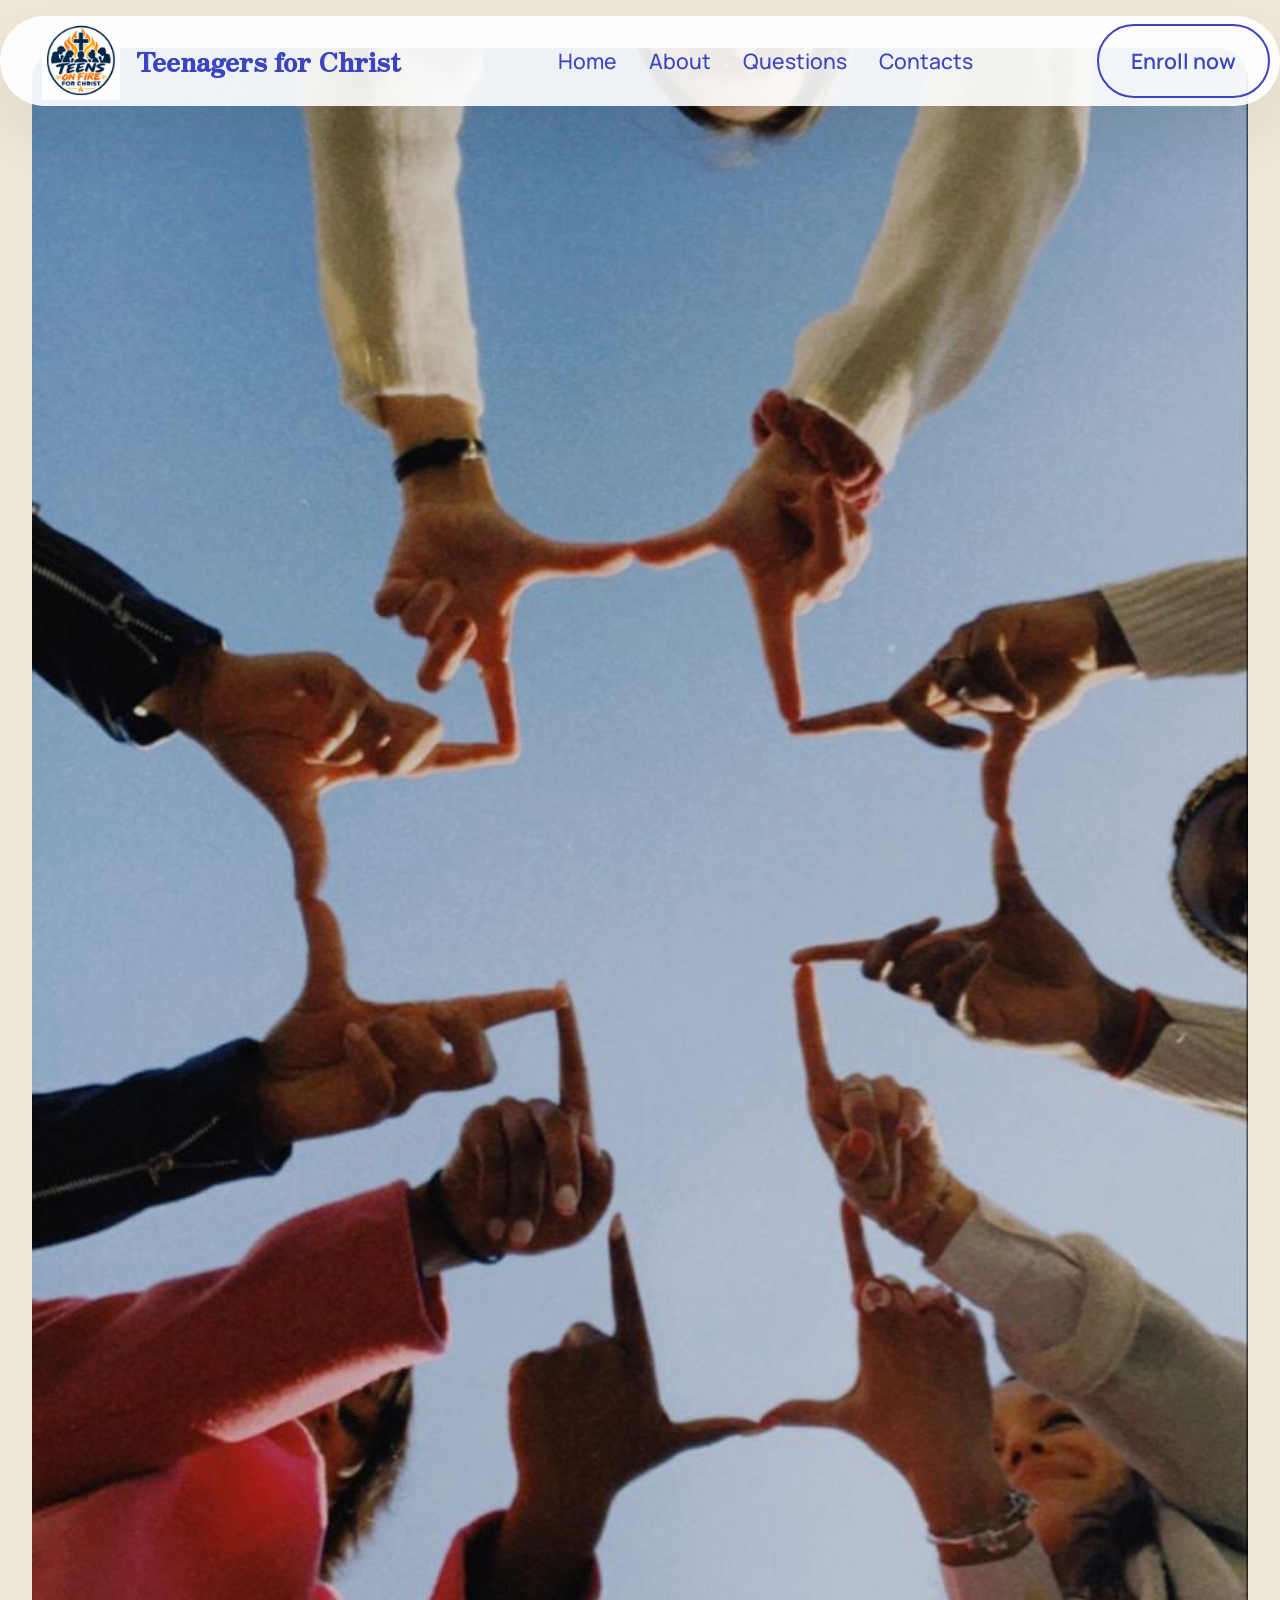
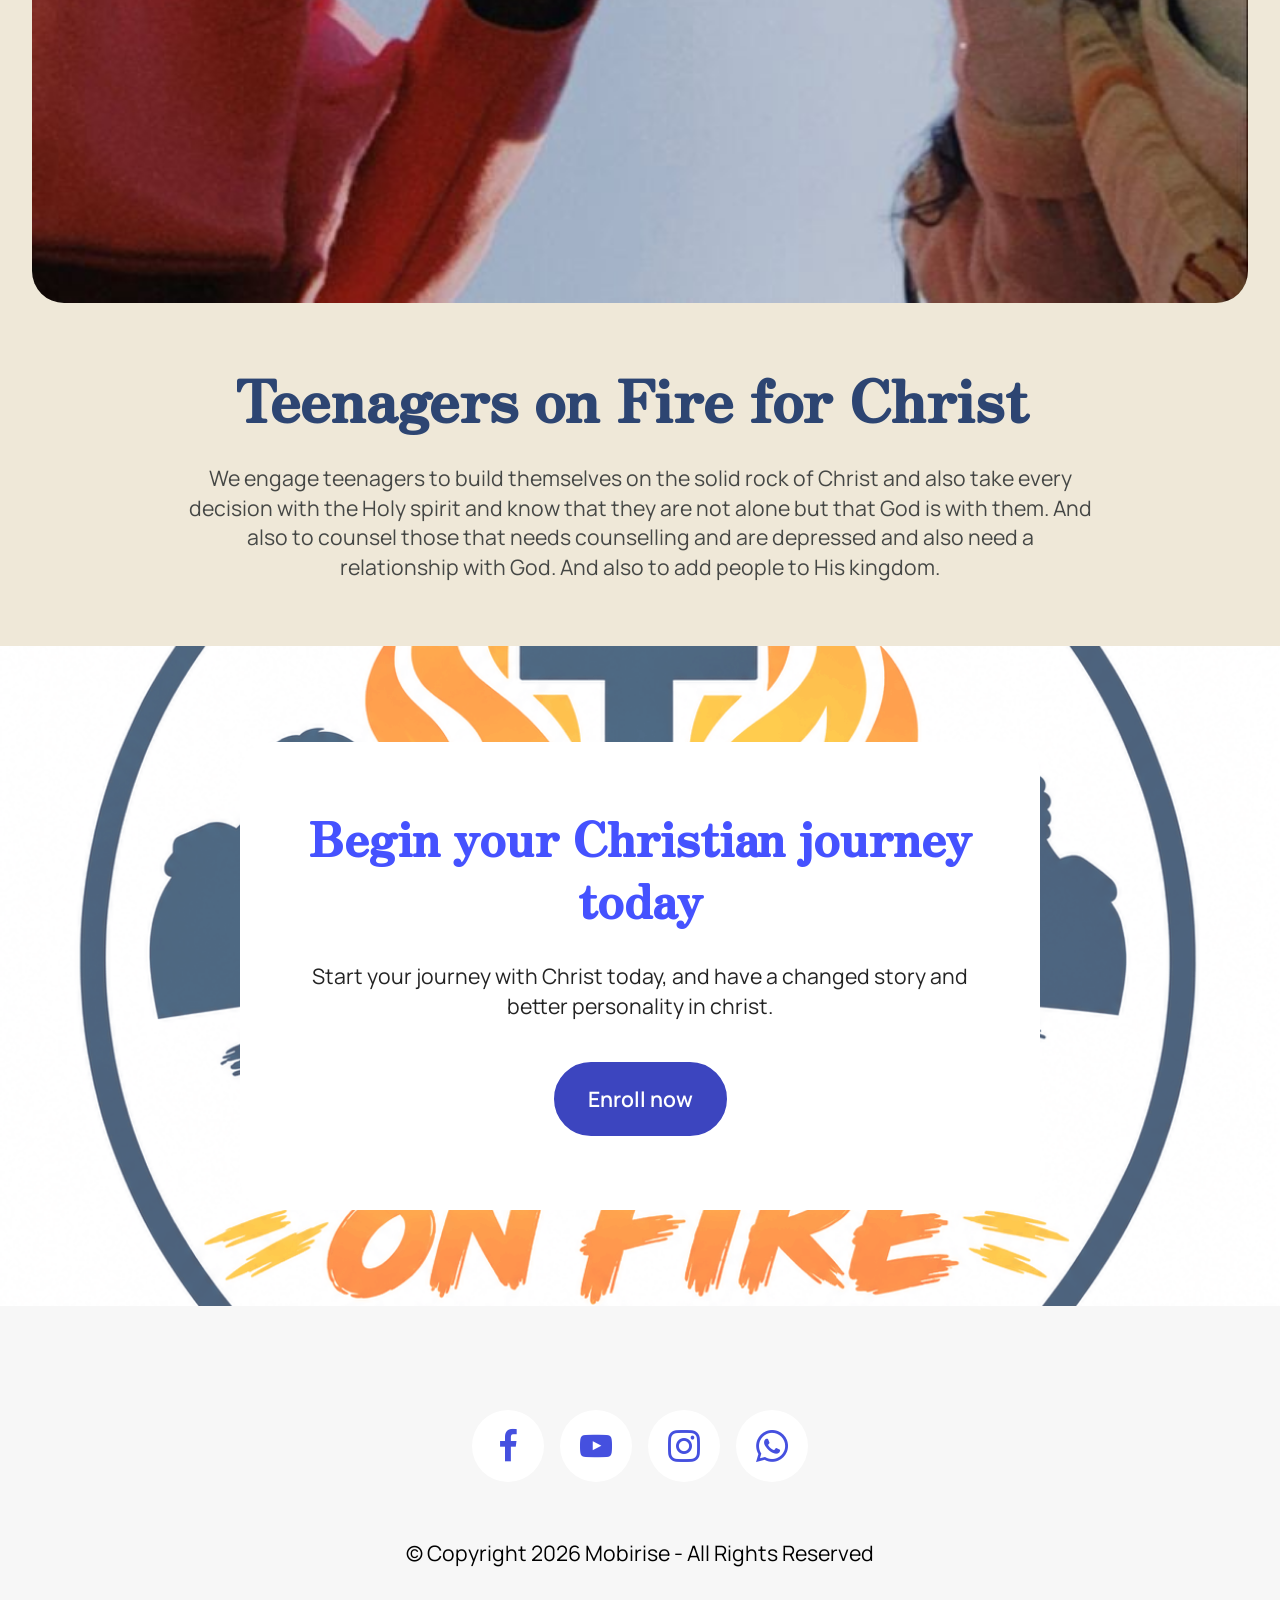
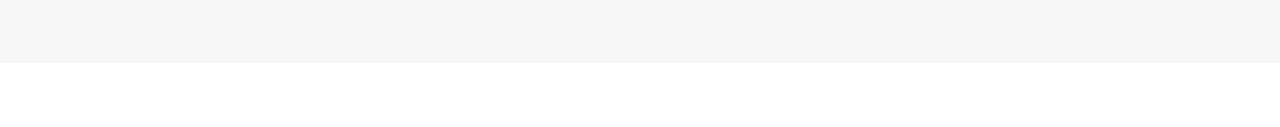
<file: index.html>
<!DOCTYPE html>
<html  >
<head>
  <!-- Site made with Mobirise Website Builder v6.0.6, https://mobirise.com -->
  <meta charset="UTF-8">
  <meta http-equiv="X-UA-Compatible" content="IE=edge">
  <meta name="generator" content="Mobirise v6.0.6, mobirise.com">
  <meta name="viewport" content="width=device-width, initial-scale=1, minimum-scale=1">
  <link rel="shortcut icon" href="assets/images/chatgpt20image20oct2012020262001-33-4120pm-96x96.png" type="image/x-icon">
  <meta name="description" content="">
  
  
  <title>Home</title>
  <link rel="stylesheet" href="assets/web/assets/mobirise-icons2/mobirise2.css">
  <link rel="stylesheet" href="assets/bootstrap/css/bootstrap.min.css">
  <link rel="stylesheet" href="assets/bootstrap/css/bootstrap-grid.min.css">
  <link rel="stylesheet" href="assets/bootstrap/css/bootstrap-reboot.min.css">
  <link rel="stylesheet" href="assets/animatecss/animate.css">
  <link rel="stylesheet" href="assets/dropdown/css/style.css">
  <link rel="stylesheet" href="assets/socicon/css/styles.css">
  <link rel="stylesheet" href="assets/theme/css/style.css">
  <link rel="preload" href="https://fonts.googleapis.com/css?family=Zen+Antique:400&display=swap" as="style" onload="this.onload=null;this.rel='stylesheet'">
  <noscript><link rel="stylesheet" href="https://fonts.googleapis.com/css?family=Zen+Antique:400&display=swap"></noscript>
  <link rel="preload" href="https://fonts.googleapis.com/css?family=Manrope:200,300,400,500,600,700,800&display=swap" as="style" onload="this.onload=null;this.rel='stylesheet'">
  <noscript><link rel="stylesheet" href="https://fonts.googleapis.com/css?family=Manrope:200,300,400,500,600,700,800&display=swap"></noscript>
  <link rel="preload" as="style" href="assets/mobirise/css/mbr-additional.css?v=vtdm9w"><link rel="stylesheet" href="assets/mobirise/css/mbr-additional.css?v=vtdm9w" type="text/css">

  
  
  
</head>
<body>
  
  <section data-bs-version="5.1" class="menu menu1 cid-tJGsCG1vVL" once="menu" id="menu01-1">
	

	<nav class="navbar navbar-dropdown navbar-fixed-top navbar-expand-lg">
		<div class="container">
			<div class="navbar-brand">
				<span class="navbar-logo">
					<a href="https://mobiri.se">
						<img src="assets/images/chatgpt20image20oct2012020262001-33-4120pm-96x96.png" alt="Mobirise Website Builder" style="height: 4.9rem;">
					</a>
				</span>
				<span class="navbar-caption-wrap"><a class="navbar-caption text-secondary display-5" href="https://mobiri.se">Teenagers for Christ</a></span>
			</div>
			<button class="navbar-toggler" type="button" data-toggle="collapse" data-bs-toggle="collapse" data-target="#navbarSupportedContent" data-bs-target="#navbarSupportedContent" aria-controls="navbarNavAltMarkup" aria-expanded="false" aria-label="Toggle navigation">
				<div class="hamburger">
					<span></span>
					<span></span>
					<span></span>
					<span></span>
				</div>
			</button>
			<div class="collapse navbar-collapse" id="navbarSupportedContent">
				<ul class="navbar-nav nav-dropdown" data-app-modern-menu="true"><li class="nav-item">
						<a class="nav-link link text-secondary text-primary display-4" href="index.html">Home</a>
					</li>
					<li class="nav-item">
						<a class="nav-link link text-secondary text-primary display-4" href="page1.html" aria-expanded="false">About</a>
					</li>
					<li class="nav-item">
						<a class="nav-link link text-secondary text-primary display-4" href="page2.html">Questions</a>
					</li><li class="nav-item"><a class="nav-link link text-secondary text-primary display-4" href="page3.html">Contacts</a></li></ul>
				
				<div class="navbar-buttons mbr-section-btn"><a class="btn btn-secondary-outline display-4" href="page4.html"> Enroll now</a></div>
			</div>
		</div>
	</nav>
</section>

<section data-bs-version="5.1" class="header16 cid-tJGs7X2OSn mbr-fullscreen" id="header16-0">
  

  
  

  <div class="text-center container-fluid">
    <div class="row justify-content-center mb-4">
      <div class="col-12 col-lg-12">
        <div class="image-wrap">
          <img src="assets/images/je28099s20the20way20f09f958af09faba7f09f8c8df09f8caa-736x1123.jpg" alt="Mobirise Website Builder">
        </div>
      </div>
    </div>
    <div class="row justify-content-center">
      <div class="col-md-12 col-lg-9">
        <h1 class="mbr-section-title mbr-fonts-style mt-4 display-1"><strong>Teenagers on Fire for Christ&nbsp;</strong></h1>
        <p class="mbr-text mbr-fonts-style mt-4 display-7">We engage teenagers to build themselves on the solid rock of Christ and also take every decision with the Holy spirit and know that they are not alone but that God is with them. And also to counsel those that needs counselling and are depressed and also need a relationship with God. And also to add people to His kingdom.</p>
        
      </div>
    </div>
  </div>
</section>

<section data-bs-version="5.1" class="header14 cid-tJGD1DIY2H" id="header14-2">
	

	
	<div class="mbr-overlay" style="opacity: 0.3; background-color: rgb(255, 255, 255);"></div>
	<div class="container">
		<div class="row justify-content-center">
			<div class="card col-12 col-md-12 col-lg-8">
				<div class="card-wrapper">
					<div class="card-box align-center">
						<h1 class="card-title mbr-fonts-style mb-4 display-2"><strong>Begin your Christian journey today</strong></h1>
						<p class="mbr-text mbr-fonts-style mb-4 display-7">Start your journey with Christ today, and have a changed story and better personality in christ.</p>
						<div class="mbr-section-btn mt-4"><a class="btn btn-secondary display-7" href="index.html#form02-0">Enroll now</a></div>
					</div>
				</div>
			</div>
		</div>
	</div>
</section>

<section data-bs-version="5.1" class="footer3 programm5 cid-tL7oDZlVRK" once="footers" id="footer03-3">

        

    

    <div class="container">
        <div class="row">

            

            <div class="col-12">
                <div class="social-row">
                    <div class="soc-item">
                        <a href="https://mobiri.se/" target="_blank">
                            <span class="mbr-iconfont socicon socicon-facebook display-7"></span>
                        </a>
                    </div>
                    <div class="soc-item">
                        <a href="https://mobiri.se/" target="_blank">
                            <span class="mbr-iconfont socicon-youtube socicon"></span>
                        </a>
                    </div>
                    <div class="soc-item">
                        <a href="https://mobiri.se/" target="_blank">
                            <span class="mbr-iconfont socicon-instagram socicon"></span>
                        </a>
                    </div>
                    <div class="soc-item">
                        <a href="https://mobiri.se/" target="_blank">
                            <span class="mbr-iconfont socicon-whatsapp socicon"></span>
                        </a>
                    </div>
                    
                </div>
            </div>
            <div class="col-12 mt-5">
                <p class="mbr-fonts-style copyright display-7">
                    © Copyright 2026 Mobirise - All Rights Reserved
                </p>
            </div>
        </div>
    </div>
</section><section class="display-7" style="padding: 0;align-items: center;justify-content: center;flex-wrap: wrap;    align-content: center;display: flex;position: relative;height: 4rem;"><a href="https://mobiri.se/3116024" style="flex: 1 1;height: 4rem;position: absolute;width: 100%;z-index: 1;"><img alt="Mobirise" style="height: 4rem;" src="[data-uri]"></a><p style="margin: 0;text-align: center;" class="display-7">Created with &#8204;</p><a style="z-index:1" href="https://mobirise.com"> Free Web  Software</a></section><script src="assets/bootstrap/js/bootstrap.bundle.min.js"></script>  <script src="assets/smoothscroll/smooth-scroll.js"></script>  <script src="assets/ytplayer/index.js"></script>  <script src="assets/dropdown/js/navbar-dropdown.js"></script>  <script src="assets/theme/js/script.js"></script>  
  
  
  <input name="animation" type="hidden">
  </body>
</html>
</file>
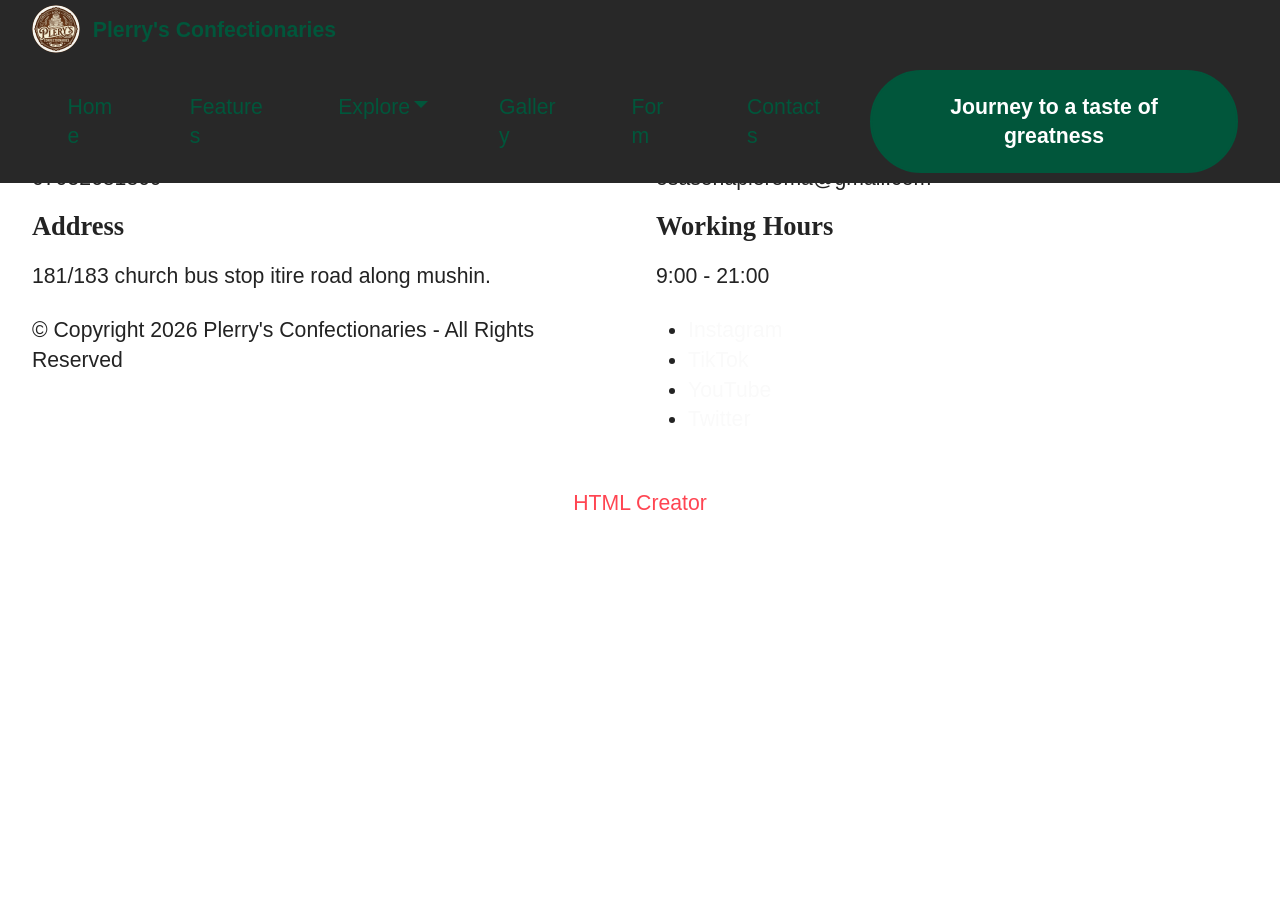
<file: contacts.html>
<!DOCTYPE html>
<html  >
<head>
  <!-- Site made with Mobirise Website Builder v6.0.6, https://mobirise.com -->
  <meta charset="UTF-8">
  <meta http-equiv="X-UA-Compatible" content="IE=edge">
  <meta name="generator" content="Mobirise v6.0.6, mobirise.com">
  <meta name="viewport" content="width=device-width, initial-scale=1, minimum-scale=1">
  <link rel="shortcut icon" href="assets/images/logo512x512-96x96.png" type="image/x-icon">
  <meta name="description" content="">
  
  
  <title>Contacts</title>
  <link rel="stylesheet" href="assets/bootstrap/css/bootstrap.min.css">
  <link rel="stylesheet" href="assets/bootstrap/css/bootstrap-grid.min.css">
  <link rel="stylesheet" href="assets/bootstrap/css/bootstrap-reboot.min.css">
  <link rel="stylesheet" href="assets/dropdown/css/style.css">
  <link rel="stylesheet" href="assets/theme/css/style.css">
  <link rel="preload" href="https://fonts.googleapis.com/css?family=Inter+Tight:100,200,300,400,500,600,700,800,900,100i,200i,300i,400i,500i,600i,700i,800i,900i&display=swap" as="style" onload="this.onload=null;this.rel='stylesheet'">
  <noscript><link rel="stylesheet" href="https://fonts.googleapis.com/css?family=Inter+Tight:100,200,300,400,500,600,700,800,900,100i,200i,300i,400i,500i,600i,700i,800i,900i&display=swap"></noscript>
  <link rel="preload" as="style" href="assets/mobirise/css/mbr-additional.css?v=0RVYW4"><link rel="stylesheet" href="assets/mobirise/css/mbr-additional.css?v=0RVYW4" type="text/css">

  
  
  
</head>
<body>
  
  <section data-bs-version="5.1" class="menu menu1 cid-vwCkmQX95T" once="menu" id="menu01-2g">
	

	<nav class="navbar navbar-dropdown navbar-fixed-top navbar-expand-lg">
		<div class="container">
			<div class="navbar-brand">
				<span class="navbar-logo">
					<a href="https://mobiri.se">
						<img src="assets/images/logo512x512-96x96.png" alt="Plerry's Confectionaries" style="height: 3rem;">
					</a>
				</span>
				<span class="navbar-caption-wrap"><a class="navbar-caption text-info display-4" href="URL">Plerry's Confectionaries</a></span>
			</div>
			<button class="navbar-toggler" type="button" data-toggle="collapse" data-bs-toggle="collapse" data-target="#navbarSupportedContent" data-bs-target="#navbarSupportedContent" aria-controls="navbarNavAltMarkup" aria-expanded="false" aria-label="Toggle navigation">
				<div class="hamburger">
					<span></span>
					<span></span>
					<span></span>
					<span></span>
				</div>
			</button>
			<div class="collapse navbar-collapse" id="navbarSupportedContent">
				<ul class="navbar-nav nav-dropdown" data-app-modern-menu="true"><li class="nav-item">
						<a class="nav-link link text-info text-primary display-4" href="index.html">Home</a>
					</li>
					<li class="nav-item">
						<a class="nav-link link text-info text-primary display-4" href="features.html" aria-expanded="false">Features</a>
					</li><li class="nav-item dropdown"><a class="nav-link link text-info text-primary dropdown-toggle display-4" href="https://wa.me/234 7052681809" data-toggle="dropdown-submenu" data-bs-toggle="dropdown" data-bs-auto-close="outside" aria-expanded="false">Explore</a><div class="dropdown-menu" aria-labelledby="dropdown-299"><a class="text-info text-primary dropdown-item display-4" href="about.html">About Us</a><a class="text-info text-primary dropdown-item display-4" href="page6.html">Terms &amp; <br>conditions</a><a class="text-info text-primary dropdown-item display-4" href="page7.html">Testimonies</a></div></li><li class="nav-item"><a class="nav-link link text-info text-primary display-4" href="page5.html">Gallery</a></li>
					<li class="nav-item">
						<a class="nav-link link text-info text-primary display-4" href="forms.html">Form</a>
					</li><li class="nav-item"><a class="nav-link link text-info text-primary display-4" href="contacts.html">Contacts</a></li></ul>
				
				<div class="navbar-buttons mbr-section-btn"><a class="btn btn-info display-4" href="contacts.html">Journey to a taste of greatness</a></div>
			</div>
		</div>
	</nav>
</section>

<section data-bs-version="5.1" class="contacts01 cid-vwCkn9D9aR" id="contacts01-2p">
    

    
    
    <div class="container">
        <div class="row justify-content-center">
            <div class="col-12 content-head">
                <div class="mbr-section-head mb-5">
                    <h3 class="mbr-section-title mbr-fonts-style align-center mb-0 display-2">
                        <strong>Contacts</strong>
                    </h3>
                    
                </div>
            </div>
        </div>
        <div class="row">
            <div class="item features-without-image col-12 col-md-6 active">
                <div class="item-wrapper">
                    <div class="text-wrapper">
                        <h6 class="card-title mbr-fonts-style mb-3 display-5">
                            <strong>Phone</strong>
                        </h6>
                        <p class="mbr-text mbr-fonts-style display-7">07052681809</p>
                    </div>
                </div>
            </div>
            <div class="item features-without-image col-12 col-md-6">
                <div class="item-wrapper">
                    <div class="text-wrapper">
                        <h6 class="card-title mbr-fonts-style mb-3 display-5">
                            <strong>Email</strong>
                        </h6>
                        <p class="mbr-text mbr-fonts-style display-7">osasonapleroma@gmail.com</p>
                    </div>
                </div>
            </div>
            <div class="item features-without-image col-12 col-md-6">
                <div class="item-wrapper">
                    <div class="text-wrapper">
                        <h6 class="card-title mbr-fonts-style mb-3 display-5">
                            <strong>Address</strong>
                        </h6>
                        <p class="mbr-text mbr-fonts-style display-7">181/183 church bus stop itire road along mushin.</p>
                    </div>
                </div>
            </div>
            <div class="item features-without-image col-12 col-md-6">
                <div class="item-wrapper">
                    <div class="text-wrapper">
                        <h6 class="card-title mbr-fonts-style mb-3 display-5">
                            <strong>Working Hours</strong>
                        </h6>
                        <p class="mbr-text mbr-fonts-style display-7">
                            9:00 - 21:00</p>
                    </div>
                </div>
            </div>
        </div>
    </div>
</section>

<section data-bs-version="5.1" class="footer2 cid-vwCknbc9fS" once="footers" id="footer02-2q">
    

    
    

    <div class="container">
        <div class="row">
            <div class="col-12 col-lg-6 center mt-2 mb-3">
                <p class="mbr-fonts-style copyright mb-0 display-4">
                    © Copyright 2026 Plerry's Confectionaries - All Rights Reserved
                </p>
            </div>
            <div class="col-12 col-lg-6 center">
                <div class="row-links mt-2 mb-3">
                    <ul class="row-links-soc">
                        
                        
                        
                        
                    <li class="row-links-soc-item mbr-fonts-style display-7">
                            <a href="#" class="text-white">Instagram</a>
                        </li><li class="row-links-soc-item mbr-fonts-style display-7">
                            <a href="#" class="text-white">TikTok</a>
                        </li><li class="row-links-soc-item mbr-fonts-style display-7">
                            <a href="#" class="text-white">YouTube</a>
                        </li><li class="row-links-soc-item mbr-fonts-style display-7">
                            <a href="#" class="text-white">Twitter</a>
                        </li></ul>
                </div>
            </div>
        </div>
    </div>
</section><section class="display-7" style="padding: 0;align-items: center;justify-content: center;flex-wrap: wrap;    align-content: center;display: flex;position: relative;height: 4rem;"><a href="https://mobiri.se/3116024" style="flex: 1 1;height: 4rem;position: absolute;width: 100%;z-index: 1;"><img alt="" style="height: 4rem;" src="[data-uri]"></a><p style="margin: 0;text-align: center;" class="display-7">&#8204;</p><a style="z-index:1" href="https://mobirise.com/html-builder.html">HTML Creator</a></section><script src="assets/bootstrap/js/bootstrap.bundle.min.js"></script>  <script src="assets/smoothscroll/smooth-scroll.js"></script>  <script src="assets/ytplayer/index.js"></script>  <script src="assets/dropdown/js/navbar-dropdown.js"></script>  <script src="assets/theme/js/script.js"></script>  
  
  
</body>
</html>
</file>
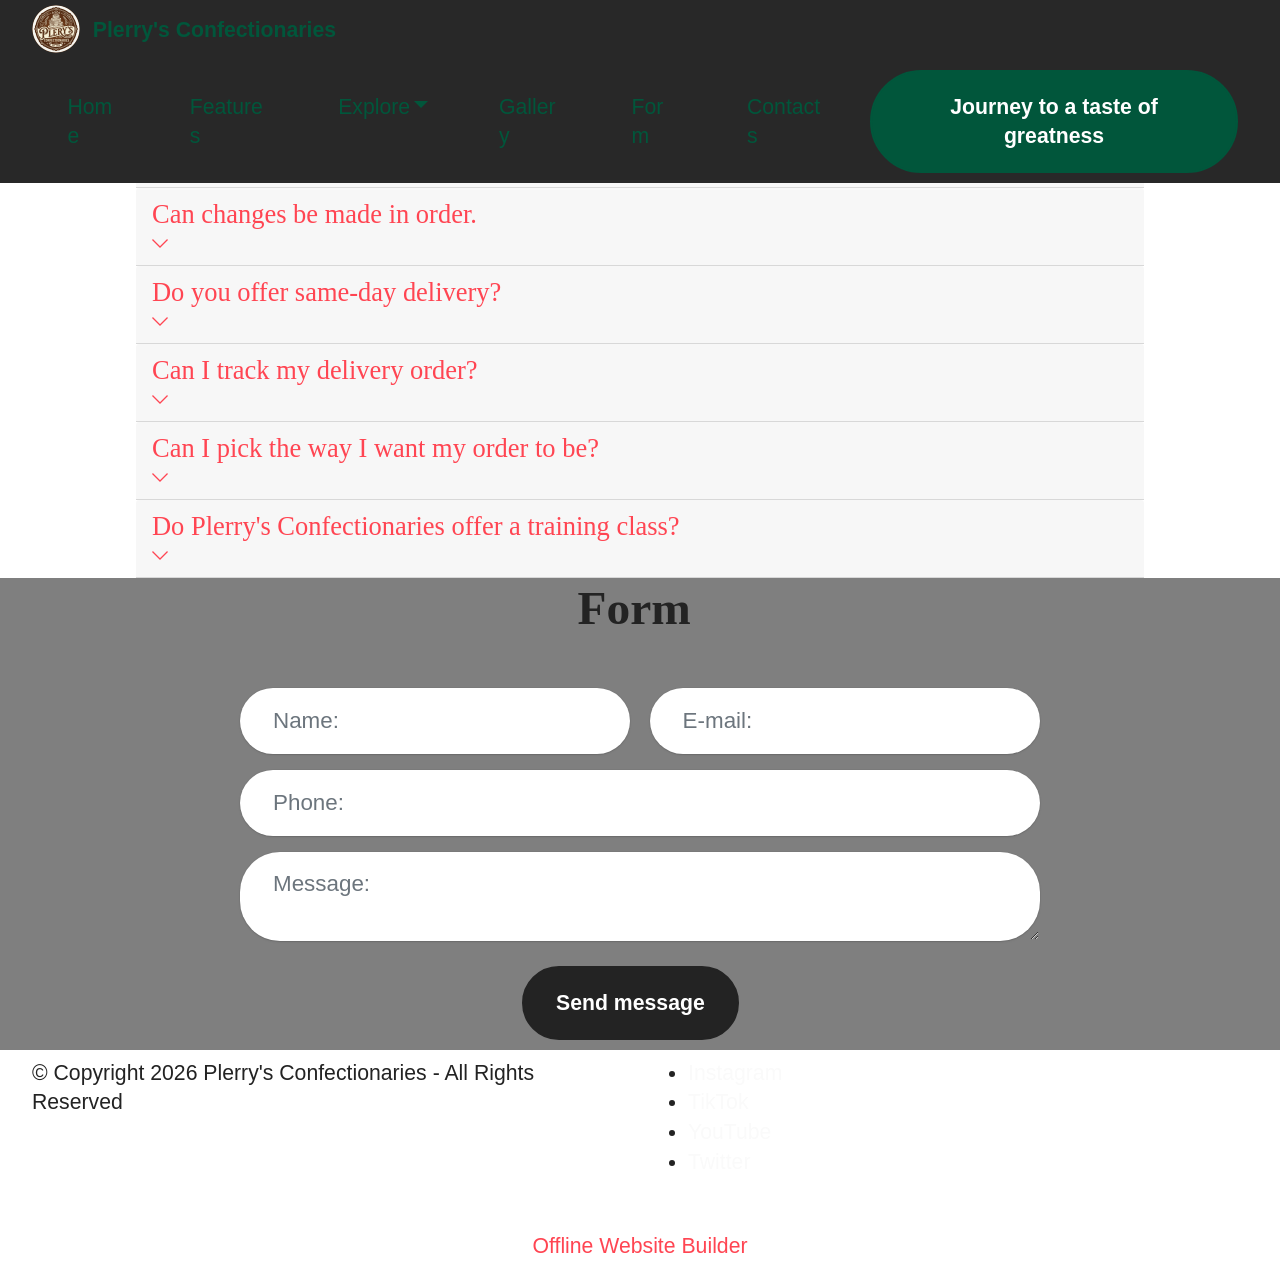
<file: forms.html>
<!DOCTYPE html>
<html  >
<head>
  <!-- Site made with Mobirise Website Builder v6.0.6, https://mobirise.com -->
  <meta charset="UTF-8">
  <meta http-equiv="X-UA-Compatible" content="IE=edge">
  <meta name="generator" content="Mobirise v6.0.6, mobirise.com">
  <meta name="viewport" content="width=device-width, initial-scale=1, minimum-scale=1">
  <link rel="shortcut icon" href="assets/images/logo512x512-96x96.png" type="image/x-icon">
  <meta name="description" content="">
  
  
  <title>Forms</title>
  <link rel="stylesheet" href="assets/web/assets/mobirise-icons2/mobirise2.css">
  <link rel="stylesheet" href="assets/bootstrap/css/bootstrap.min.css">
  <link rel="stylesheet" href="assets/bootstrap/css/bootstrap-grid.min.css">
  <link rel="stylesheet" href="assets/bootstrap/css/bootstrap-reboot.min.css">
  <link rel="stylesheet" href="assets/dropdown/css/style.css">
  <link rel="stylesheet" href="assets/theme/css/style.css">
  <link rel="preload" href="https://fonts.googleapis.com/css?family=Inter+Tight:100,200,300,400,500,600,700,800,900,100i,200i,300i,400i,500i,600i,700i,800i,900i&display=swap" as="style" onload="this.onload=null;this.rel='stylesheet'">
  <noscript><link rel="stylesheet" href="https://fonts.googleapis.com/css?family=Inter+Tight:100,200,300,400,500,600,700,800,900,100i,200i,300i,400i,500i,600i,700i,800i,900i&display=swap"></noscript>
  <link rel="preload" as="style" href="assets/mobirise/css/mbr-additional.css?v=d3OnE2"><link rel="stylesheet" href="assets/mobirise/css/mbr-additional.css?v=d3OnE2" type="text/css">

  
  
  
</head>
<body>
  
  <section data-bs-version="5.1" class="menu menu1 cid-vwCkgFSNCJ" once="menu" id="menu01-25">
	

	<nav class="navbar navbar-dropdown navbar-fixed-top navbar-expand-lg">
		<div class="container">
			<div class="navbar-brand">
				<span class="navbar-logo">
					<a href="https://mobiri.se">
						<img src="assets/images/logo512x512-96x96.png" alt="Plerry's Confectionaries" style="height: 3rem;">
					</a>
				</span>
				<span class="navbar-caption-wrap"><a class="navbar-caption text-info display-4" href="URL">Plerry's Confectionaries</a></span>
			</div>
			<button class="navbar-toggler" type="button" data-toggle="collapse" data-bs-toggle="collapse" data-target="#navbarSupportedContent" data-bs-target="#navbarSupportedContent" aria-controls="navbarNavAltMarkup" aria-expanded="false" aria-label="Toggle navigation">
				<div class="hamburger">
					<span></span>
					<span></span>
					<span></span>
					<span></span>
				</div>
			</button>
			<div class="collapse navbar-collapse" id="navbarSupportedContent">
				<ul class="navbar-nav nav-dropdown" data-app-modern-menu="true"><li class="nav-item">
						<a class="nav-link link text-info text-primary display-4" href="index.html">Home</a>
					</li>
					<li class="nav-item">
						<a class="nav-link link text-info text-primary display-4" href="features.html" aria-expanded="false">Features</a>
					</li><li class="nav-item dropdown"><a class="nav-link link text-info text-primary dropdown-toggle display-4" href="https://wa.me/234 7052681809" data-toggle="dropdown-submenu" data-bs-toggle="dropdown" data-bs-auto-close="outside" aria-expanded="false">Explore</a><div class="dropdown-menu" aria-labelledby="dropdown-299"><a class="text-info text-primary dropdown-item display-4" href="about.html">About Us</a><a class="text-info text-primary dropdown-item display-4" href="page6.html">Terms &amp; <br>conditions</a><a class="text-info text-primary dropdown-item display-4" href="page7.html">Testimonies</a></div></li><li class="nav-item"><a class="nav-link link text-info text-primary display-4" href="page5.html">Gallery</a></li>
					<li class="nav-item">
						<a class="nav-link link text-info text-primary display-4" href="forms.html">Form</a>
					</li><li class="nav-item"><a class="nav-link link text-info text-primary display-4" href="contacts.html">Contacts</a></li></ul>
				
				<div class="navbar-buttons mbr-section-btn"><a class="btn btn-info display-4" href="contacts.html">Journey to a taste of greatness</a></div>
			</div>
		</div>
	</nav>
</section>

<section data-bs-version="5.1" class="list1 cid-vwCkgXFJAq" id="list01-2c">	
    
	
	<div class="container">
		<div class="row justify-content-center">
			<div class="col-12 col-md-12 col-lg-10 m-auto">
				<div class="content">
					<div class="row justify-content-center mb-5">
						<div class="col-12 content-head">
							<div class="mbr-section-head">
								<h4 class="mbr-section-title mbr-fonts-style align-center mb-0 display-2">
									<strong>Got Questions?</strong>
								</h4>
								
							</div>
						</div>
					</div>
					<div id="bootstrap-accordion_12" class="panel-group accordionStyles accordion" role="tablist" aria-multiselectable="true">
						<div class="card">
							<div class="card-header" role="tab" id="headingOne">
								<a role="button" class="panel-title collapsed" data-toggle="collapse" data-bs-toggle="collapse" data-core="" href="#collapse1_12" aria-expanded="false" aria-controls="collapse1">
									<h6 class="panel-title-edit mbr-semibold mbr-fonts-style mb-0 display-5">
										How much does delivery cost?
									</h6>
									<span class="sign mbr-iconfont mobi-mbri-arrow-down"></span>
								</a>
							</div>
							<div id="collapse1_12" class="panel-collapse noScroll collapse" role="tabpanel" aria-labelledby="headingOne" data-parent="#accordion" data-bs-parent="#bootstrap-accordion_12">
								<div class="panel-body">
									<p class="mbr-fonts-style panel-text display-7">Delivery cost depends on the size of your orders and the location were it will be delivered.</p>
								</div>
							</div>
						</div>
						<div class="card">
							<div class="card-header" role="tab" id="headingOne">
								<a role="button" class="panel-title collapsed" data-toggle="collapse" data-bs-toggle="collapse" data-core="" href="#collapse2_12" aria-expanded="false" aria-controls="collapse2">
									<h6 class="panel-title-edit mbr-semibold mbr-fonts-style mb-0 display-5">Can changes be made in order.</h6>
									<span class="sign mbr-iconfont mobi-mbri-arrow-down"></span>
								</a>
							</div>
							<div id="collapse2_12" class="panel-collapse noScroll collapse" role="tabpanel" aria-labelledby="headingOne" data-parent="#accordion" data-bs-parent="#bootstrap-accordion_12">
								<div class="panel-body">
									<p class="mbr-fonts-style panel-text display-7">Yes, you can make changes in your orders, but the changes should be made early if made late could cost extra charges.</p>
								</div>
							</div>
						</div>
						<div class="card">
							<div class="card-header" role="tab" id="headingOne">
								<a role="button" class="panel-title collapsed" data-toggle="collapse" data-bs-toggle="collapse" data-core="" href="#collapse3_12" aria-expanded="false" aria-controls="collapse3">
									<h6 class="panel-title-edit mbr-semibold mbr-fonts-style mb-0 display-5">
										Do you offer same-day delivery?
									</h6>
									<span class="sign mbr-iconfont mobi-mbri-arrow-down"></span>
								</a>
							</div>
							<div id="collapse3_12" class="panel-collapse noScroll collapse" role="tabpanel" aria-labelledby="headingOne" data-parent="#accordion" data-bs-parent="#bootstrap-accordion_12">
								<div class="panel-body">
									<p class="mbr-fonts-style panel-text display-7">Yes, but due to the fact it an emergency delivery could attract extra cost.</p>
								</div>
							</div>
						</div>
						<div class="card">
							<div class="card-header" role="tab" id="headingOne">
								<a role="button" class="panel-title collapsed" data-toggle="collapse" data-bs-toggle="collapse" data-core="" href="#collapse4_12" aria-expanded="false" aria-controls="collapse4">
									<h6 class="panel-title-edit mbr-semibold mbr-fonts-style mb-0 display-5">
										Can I track my delivery order?
									</h6>
									<span class="sign mbr-iconfont mobi-mbri-arrow-down"></span>
								</a>
							</div>
							<div id="collapse4_12" class="panel-collapse noScroll collapse" role="tabpanel" aria-labelledby="headingOne" data-parent="#accordion" data-bs-parent="#bootstrap-accordion_12">
								<div class="panel-body">
									<p class="mbr-fonts-style panel-text display-7">Yes, you can track your order when it being delivered to know the condition of your order and in cases of delay.</p>
								</div>
							</div>
						</div>
						<div class="card">
							<div class="card-header" role="tab" id="headingOne">
								<a role="button" class="panel-title collapsed" data-toggle="collapse" data-bs-toggle="collapse" data-core="" href="#collapse5_12" aria-expanded="false" aria-controls="collapse5">
									<h6 class="panel-title-edit mbr-semibold mbr-fonts-style mb-0 display-5">Can I pick the way I want my order to be?</h6>
									<span class="sign mbr-iconfont mobi-mbri-arrow-down"></span>
								</a>
							</div>
							<div id="collapse5_12" class="panel-collapse noScroll collapse" role="tabpanel" aria-labelledby="headingOne" data-parent="#accordion" data-bs-parent="#bootstrap-accordion_12">
								<div class="panel-body">
									<p class="mbr-fonts-style panel-text display-7">You can certainly pick how you want your order to be and we will tell how it will come out and then you would confirm if you like it or not.</p>
								</div>
							</div>
						</div>
						<div class="card">
							<div class="card-header" role="tab" id="headingOne">
								<a role="button" class="panel-title collapsed" data-toggle="collapse" data-bs-toggle="collapse" data-core="" href="#collapse6_12" aria-expanded="false" aria-controls="collapse6">
									<h6 class="panel-title-edit mbr-semibold mbr-fonts-style mb-0 display-5">Do Plerry's Confectionaries offer a training class?&nbsp;</h6>
									<span class="sign mbr-iconfont mobi-mbri-arrow-down"></span>
								</a>
							</div>
							<div id="collapse6_12" class="panel-collapse noScroll collapse" role="tabpanel" aria-labelledby="headingOne" data-parent="#accordion" data-bs-parent="#bootstrap-accordion_12">
								<div class="panel-body">
									<p class="mbr-fonts-style panel-text display-7">Yes we surely offer training to young minds who wants to learn how bake or cook and at the end of the training, if you would like to create your website we would teach at the end of the training.</p>
								</div>
							</div>
						</div>
					</div>
				</div>
			</div>
		</div>
	</div>
</section>

<section data-bs-version="5.1" class="form5 cid-vwCkgZ4Spj" id="form02-2d">
    
    <div class="mbr-overlay"></div>
    <div class="container">
        <div class="row justify-content-center">
            <div class="col-12 content-head">
                <div class="mbr-section-head mb-5">
                    <h3 class="mbr-section-title mbr-fonts-style align-center mb-0 display-2"><strong>Form&nbsp;</strong></h3>
                    
                </div>
            </div>
        </div>
        <div class="row justify-content-center">
            <div class="col-lg-8 mx-auto mbr-form" data-form-type="formoid">
                <form action="https://mobirise.eu/" method="POST" class="mbr-form form-with-styler" data-form-title="Form Name"><input type="hidden" name="email" data-form-email="true" value="0TeWK0yVVXPRakBH8qou4WR3MkMce+paa0q3RgnAiAY55+NYdkw53KhX1GbEjDSa2eI1zF+x4Wmnh30c5DKen6KVPHEdDtuf924jXjmc4o0h0hig7UDooXm7tWqLC+NL.Hu3FhdHxOy9AjUTkMDdmZPjmz8PC9C8Su3WUoRegP4VvvLGNWjg2Ye7c/ZytmPsVHCKcLPQKXGGzVAqMU25wVcHkbg9a78oQn2NrCMUYJDT0ljnzEif01bZz4BnivBKj">
                    <div class="row">
                        <div hidden="hidden" data-form-alert="" class="alert alert-success col-12">Thanks for filling out the form!</div>
                        <div hidden="hidden" data-form-alert-danger="" class="alert alert-danger col-12">
                            Oops...! some problem!
                        </div>
                    </div>
                    <div class="dragArea row">
                        <div class="col-md col-sm-12 form-group mb-3" data-for="name">
                            <input type="text" name="name" placeholder="Name:" data-form-field="name" class="form-control" value="" id="name-form02-2d">
                        </div>
                        <div class="col-md col-sm-12 form-group mb-3" data-for="email">
                            <input type="email" name="email" placeholder="E-mail:" data-form-field="email" class="form-control" value="" id="email-form02-2d">
                        </div>
                        <div class="col-12 form-group mb-3" data-for="phone">
                            <input type="tel" name="phone" placeholder="Phone:" data-form-field="phone" class="form-control" value="" id="phone-form02-2d">
                        </div>
                        <div class="col-12 form-group mb-3" data-for="textarea">
                            <textarea name="textarea" placeholder="Message:" data-form-field="textarea" class="form-control" id="textarea-form02-2d"></textarea>
                        </div>
                        <div class="col-lg-12 col-md-12 col-sm-12 align-center mbr-section-btn"><button type="submit" class="btn btn-black display-7">Send message</button></div>
                    </div>
                </form>
            </div>
        </div>
    </div>
</section>

<section data-bs-version="5.1" class="footer2 cid-vwCkh2hb7u" once="footers" id="footer02-2f">
    

    
    

    <div class="container">
        <div class="row">
            <div class="col-12 col-lg-6 center mt-2 mb-3">
                <p class="mbr-fonts-style copyright mb-0 display-4">
                    © Copyright 2026 Plerry's Confectionaries - All Rights Reserved
                </p>
            </div>
            <div class="col-12 col-lg-6 center">
                <div class="row-links mt-2 mb-3">
                    <ul class="row-links-soc">
                        
                        
                        
                        
                    <li class="row-links-soc-item mbr-fonts-style display-7">
                            <a href="#" class="text-white">Instagram</a>
                        </li><li class="row-links-soc-item mbr-fonts-style display-7">
                            <a href="#" class="text-white">TikTok</a>
                        </li><li class="row-links-soc-item mbr-fonts-style display-7">
                            <a href="#" class="text-white">YouTube</a>
                        </li><li class="row-links-soc-item mbr-fonts-style display-7">
                            <a href="#" class="text-white">Twitter</a>
                        </li></ul>
                </div>
            </div>
        </div>
    </div>
</section><section class="display-7" style="padding: 0;align-items: center;justify-content: center;flex-wrap: wrap;    align-content: center;display: flex;position: relative;height: 4rem;"><a href="https://mobiri.se/3116024" style="flex: 1 1;height: 4rem;position: absolute;width: 100%;z-index: 1;"><img alt="" style="height: 4rem;" src="[data-uri]"></a><p style="margin: 0;text-align: center;" class="display-7">&#8204;</p><a style="z-index:1" href="https://mobirise.com/offline-website-builder.html">Offline Website Builder</a></section><script src="assets/bootstrap/js/bootstrap.bundle.min.js"></script>  <script src="assets/smoothscroll/smooth-scroll.js"></script>  <script src="assets/ytplayer/index.js"></script>  <script src="assets/dropdown/js/navbar-dropdown.js"></script>  <script src="assets/mbr-switch-arrow/mbr-switch-arrow.js"></script>  <script src="assets/theme/js/script.js"></script>  
  
  
</body>
</html>
</file>
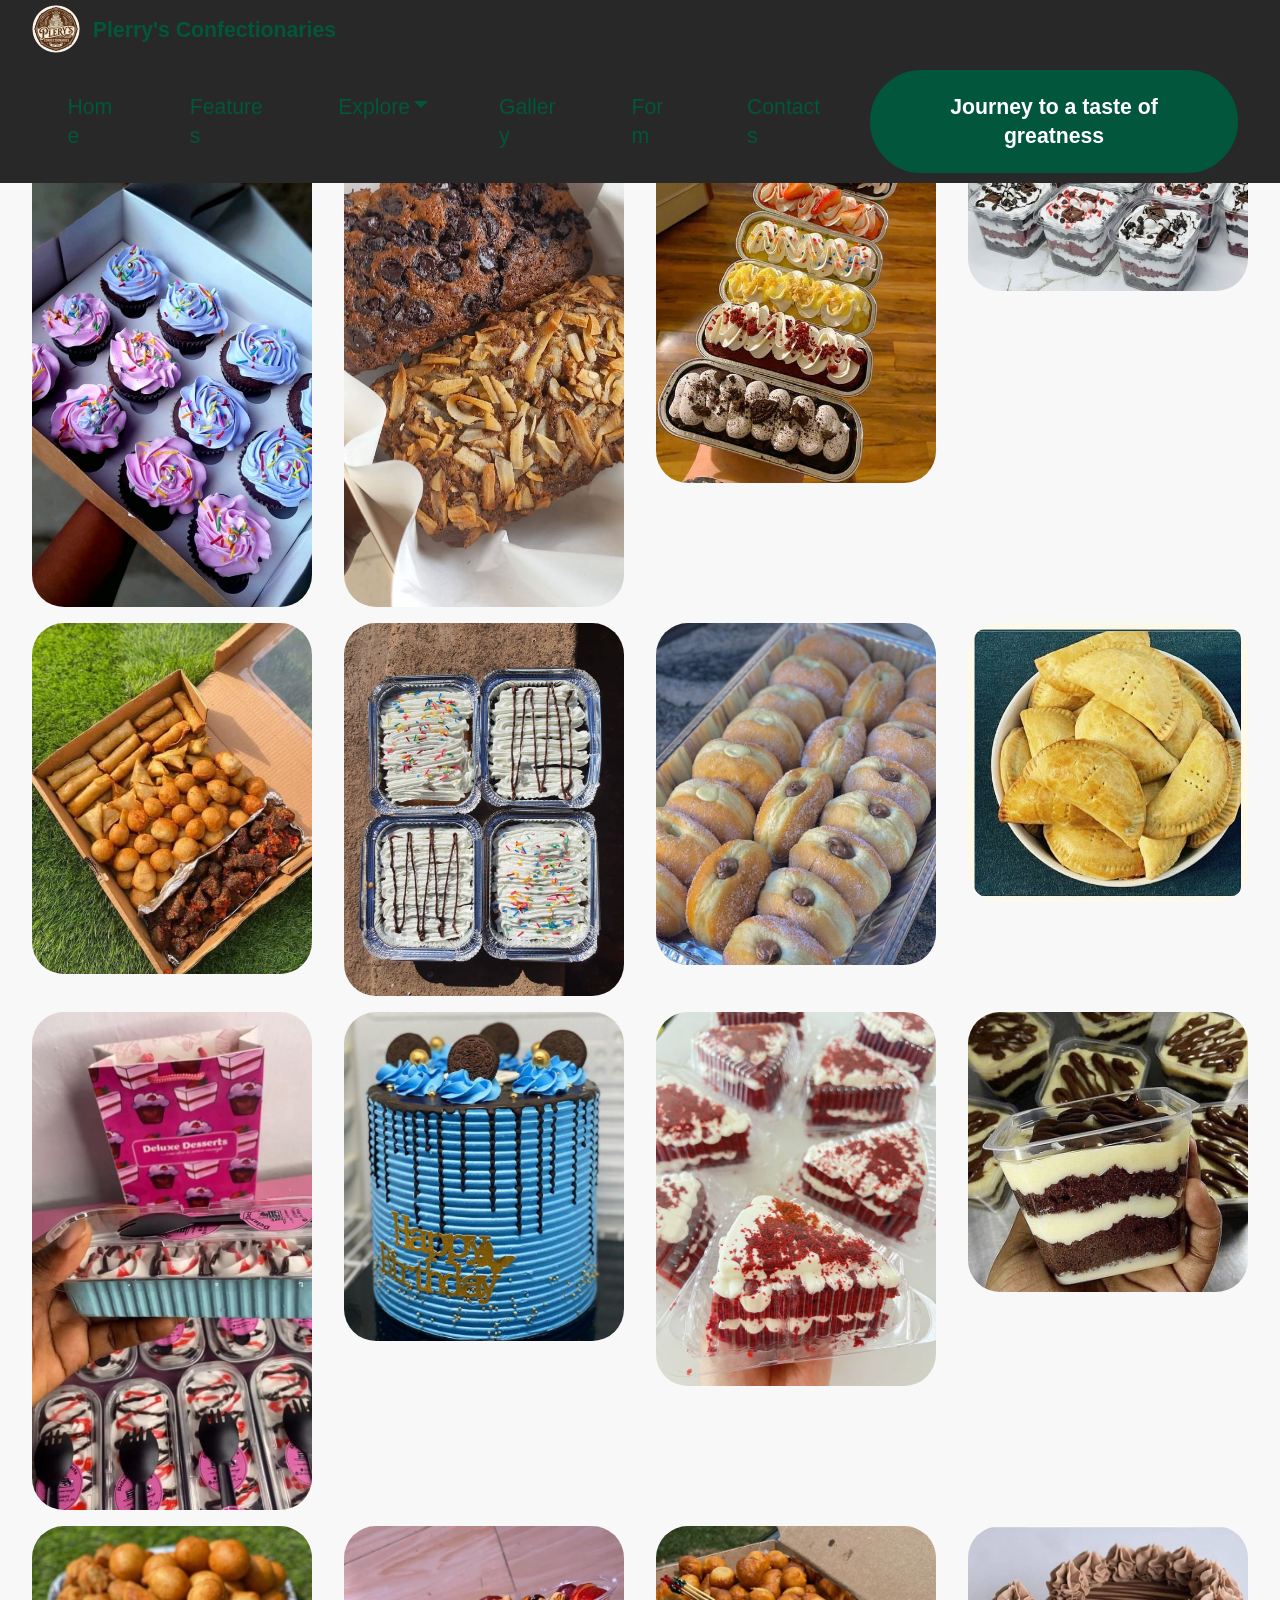
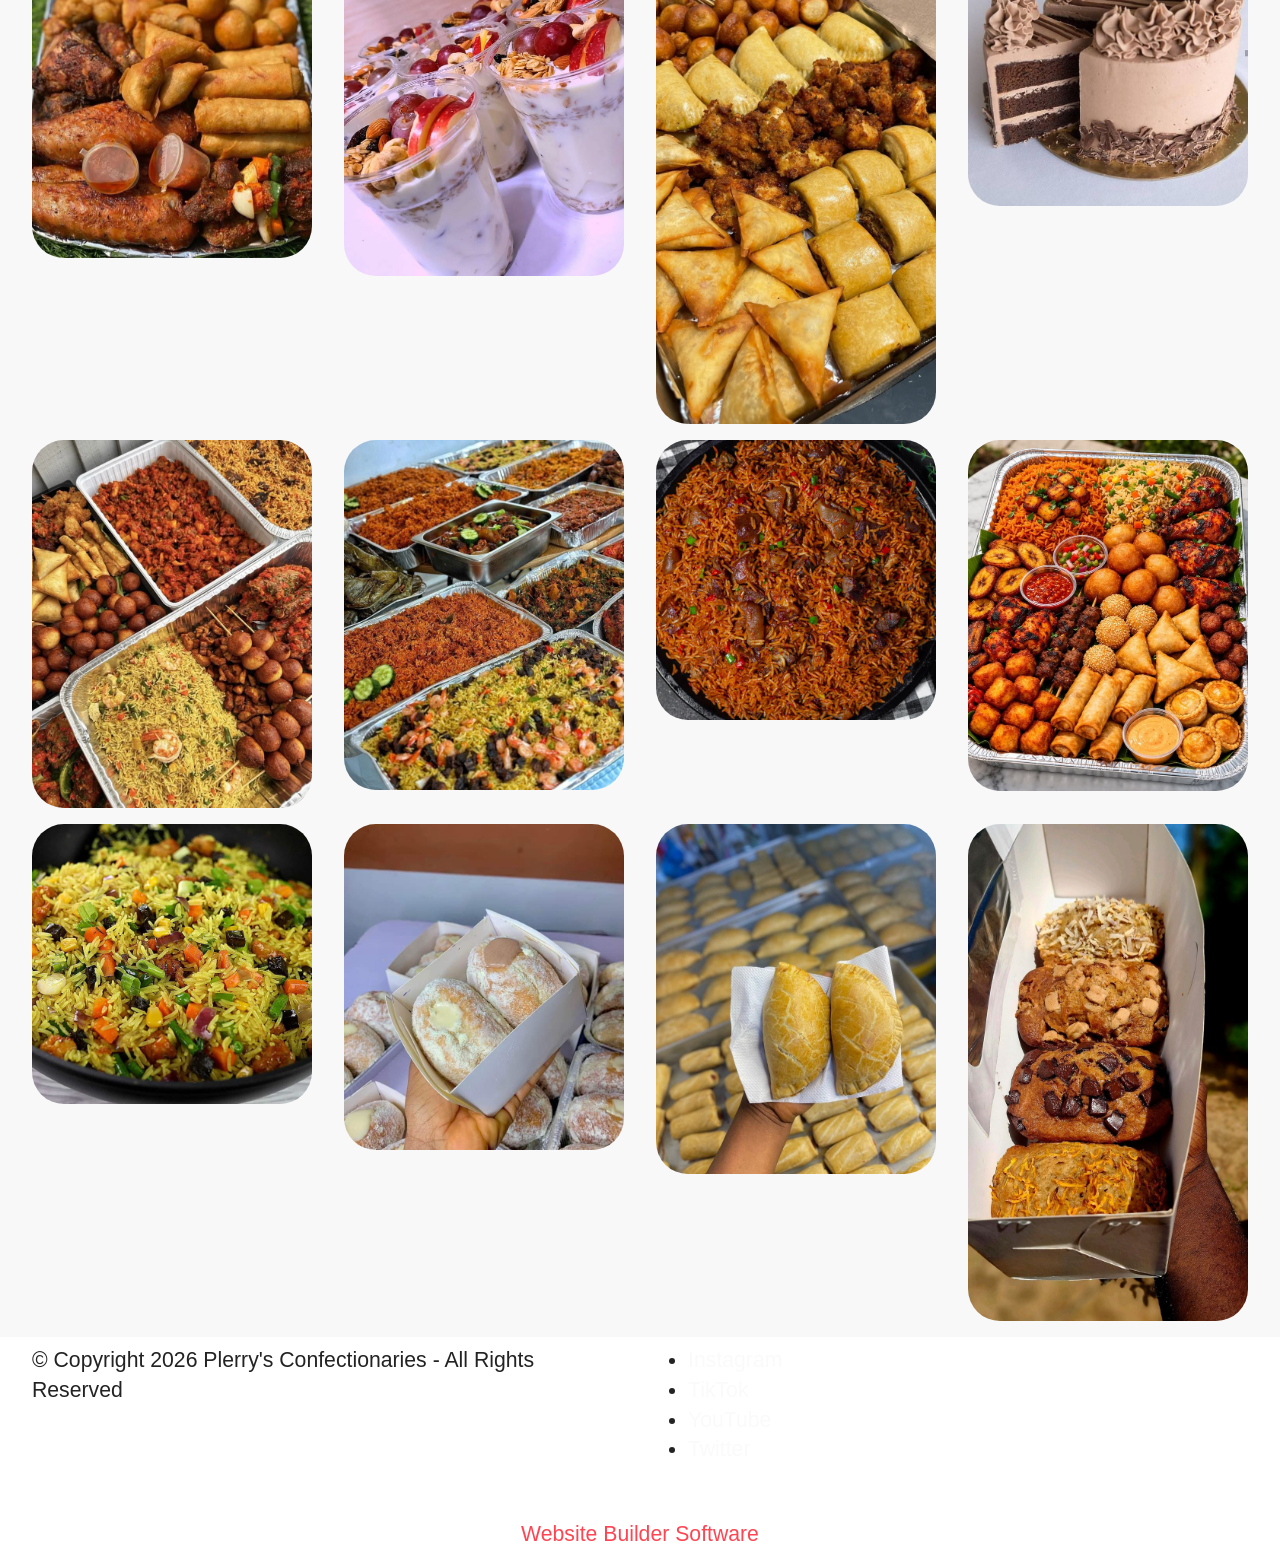
<file: html.html>
<!DOCTYPE html>
<html  >
<head>
  <!-- Site made with Mobirise Website Builder v6.0.6, https://mobirise.com -->
  <meta charset="UTF-8">
  <meta http-equiv="X-UA-Compatible" content="IE=edge">
  <meta name="generator" content="Mobirise v6.0.6, mobirise.com">
  <meta name="viewport" content="width=device-width, initial-scale=1, minimum-scale=1">
  <link rel="shortcut icon" href="assets/images/logo512x512-96x96.png" type="image/x-icon">
  <meta name="description" content="">
  
  
  <title>Gallery</title>
  <link rel="stylesheet" href="assets/bootstrap/css/bootstrap.min.css">
  <link rel="stylesheet" href="assets/bootstrap/css/bootstrap-grid.min.css">
  <link rel="stylesheet" href="assets/bootstrap/css/bootstrap-reboot.min.css">
  <link rel="stylesheet" href="assets/parallax/jarallax.css">
  <link rel="stylesheet" href="assets/dropdown/css/style.css">
  <link rel="stylesheet" href="assets/theme/css/style.css">
  <link rel="preload" href="https://fonts.googleapis.com/css?family=Inter+Tight:100,200,300,400,500,600,700,800,900,100i,200i,300i,400i,500i,600i,700i,800i,900i&display=swap" as="style" onload="this.onload=null;this.rel='stylesheet'">
  <noscript><link rel="stylesheet" href="https://fonts.googleapis.com/css?family=Inter+Tight:100,200,300,400,500,600,700,800,900,100i,200i,300i,400i,500i,600i,700i,800i,900i&display=swap"></noscript>
  <link rel="preload" as="style" href="assets/mobirise/css/mbr-additional.css?v=ACx9mT"><link rel="stylesheet" href="assets/mobirise/css/mbr-additional.css?v=ACx9mT" type="text/css">

  
  
  
</head>
<body>
  
  <section data-bs-version="5.1" class="menu menu1 cid-vwDSZQRmBu" once="menu" id="menu01-2u">
	

	<nav class="navbar navbar-dropdown navbar-fixed-top navbar-expand-lg">
		<div class="container">
			<div class="navbar-brand">
				<span class="navbar-logo">
					<a href="https://mobiri.se">
						<img src="assets/images/logo512x512-96x96.png" alt="Plerry's Confectionaries" style="height: 3rem;">
					</a>
				</span>
				<span class="navbar-caption-wrap"><a class="navbar-caption text-info display-4" href="URL">Plerry's Confectionaries</a></span>
			</div>
			<button class="navbar-toggler" type="button" data-toggle="collapse" data-bs-toggle="collapse" data-target="#navbarSupportedContent" data-bs-target="#navbarSupportedContent" aria-controls="navbarNavAltMarkup" aria-expanded="false" aria-label="Toggle navigation">
				<div class="hamburger">
					<span></span>
					<span></span>
					<span></span>
					<span></span>
				</div>
			</button>
			<div class="collapse navbar-collapse" id="navbarSupportedContent">
				<ul class="navbar-nav nav-dropdown" data-app-modern-menu="true"><li class="nav-item">
						<a class="nav-link link text-info text-primary display-4" href="index.html">Home</a>
					</li>
					<li class="nav-item">
						<a class="nav-link link text-info text-primary display-4" href="features.html" aria-expanded="false">Features</a>
					</li><li class="nav-item dropdown"><a class="nav-link link text-info text-primary dropdown-toggle display-4" href="https://wa.me/234 7052681809" data-toggle="dropdown-submenu" data-bs-toggle="dropdown" data-bs-auto-close="outside" aria-expanded="false">Explore</a><div class="dropdown-menu" aria-labelledby="dropdown-299"><a class="text-info text-primary dropdown-item display-4" href="about.html">About Us</a><a class="text-info text-primary dropdown-item display-4" href="page6.html">Terms &amp; <br>conditions</a><a class="text-info text-primary dropdown-item display-4" href="page7.html">Testimonies</a></div></li><li class="nav-item"><a class="nav-link link text-info text-primary display-4" href="page5.html">Gallery</a></li>
					<li class="nav-item">
						<a class="nav-link link text-info text-primary display-4" href="forms.html">Form</a>
					</li><li class="nav-item"><a class="nav-link link text-info text-primary display-4" href="contacts.html">Contacts</a></li></ul>
				
				<div class="navbar-buttons mbr-section-btn"><a class="btn btn-info display-4" href="contacts.html">Journey to a taste of greatness</a></div>
			</div>
		</div>
	</nav>
</section>

<section data-bs-version="5.1" class="gallery1 mbr-gallery cid-vwDT02y1dC mbr-parallax-background" id="gallery01-2z">
    
    <div class="mbr-overlay" style="opacity: 0.8; background-color: rgb(247, 247, 247);">
    </div>

    <div class="container-fluid">
        <div class="row justify-content-center">
            <div class="col-12 content-head">
                <div class="mb-5">
                    <h3 class="mbr-section-title mbr-fonts-style align-center m-0 display-2"><strong>Gallery Of Our Previous Orders</strong></h3>
                    <h4 class="mbr-section-subtitle mbr-fonts-style align-center mb-0 mt-4 display-7"></h4>
                </div>
            </div>
        </div>
        
        <div class="row mbr-gallery">
            <div class="col-12 col-md-6 col-lg-3 item gallery-image">
                <div class="item-wrapper mb-3" data-toggle="modal" data-bs-toggle="modal" data-target="#vxh459AEUk-modal" data-bs-target="#vxh459AEUk-modal">
                    <img class="w-100" src="assets/images/cupcakes20f09fa781-518x921.jpg" alt="Mobirise Website Builder" data-slide-to="0" data-bs-slide-to="0" data-target="#lb-vxh459AEUk" data-bs-target="#lb-vxh459AEUk">
                    <div class="icon-wrapper">
                        <span class="mobi-mbri mobi-mbri-search mbr-iconfont mbr-iconfont-btn"></span>
                    </div>
                </div>
                
            </div>
            <div class="col-12 col-md-6 col-lg-3 item gallery-image">
                <div class="item-wrapper mb-3" data-toggle="modal" data-bs-toggle="modal" data-target="#vxh459AEUk-modal" data-bs-target="#vxh459AEUk-modal">
                    <img class="w-100" src="assets/images/best20banana20bread20in20lagos201-518x920.jpg" alt="Mobirise Website Builder" data-slide-to="1" data-bs-slide-to="1" data-target="#lb-vxh459AEUk" data-bs-target="#lb-vxh459AEUk">
                    <div class="icon-wrapper">
                        <span class="mobi-mbri mobi-mbri-search mbr-iconfont mbr-iconfont-btn"></span>
                    </div>
                </div>
                
            </div>
            <div class="col-12 col-md-6 col-lg-3 item gallery-image">
                <div class="item-wrapper mb-3" data-toggle="modal" data-bs-toggle="modal" data-target="#vxh459AEUk-modal" data-bs-target="#vxh459AEUk-modal">
                    <img class="w-100" src="assets/images/140806234456645-450x600.jpg" alt="Mobirise Website Builder" data-slide-to="2" data-bs-slide-to="2" data-target="#lb-vxh459AEUk" data-bs-target="#lb-vxh459AEUk">
                    <div class="icon-wrapper">
                        <span class="mobi-mbri mobi-mbri-search mbr-iconfont mbr-iconfont-btn"></span>
                    </div>
                </div>
                
            </div>
            <div class="col-12 col-md-6 col-lg-3 item gallery-image">
                <div class="item-wrapper mb-3" data-toggle="modal" data-bs-toggle="modal" data-target="#vxh459AEUk-modal" data-bs-target="#vxh459AEUk-modal">
                    <img class="w-100" src="assets/images/cake20parfait-518x335.jpg" alt="Mobirise Website Builder" data-slide-to="3" data-bs-slide-to="3" data-target="#lb-vxh459AEUk" data-bs-target="#lb-vxh459AEUk">
                    <div class="icon-wrapper">
                        <span class="mobi-mbri mobi-mbri-search mbr-iconfont mbr-iconfont-btn"></span>
                    </div>
                </div>
                
            </div>
            <div class="col-12 col-md-6 col-lg-3 item gallery-image">
                <div class="item-wrapper mb-3" data-toggle="modal" data-bs-toggle="modal" data-target="#vxh459AEUk-modal" data-bs-target="#vxh459AEUk-modal">
                    <img class="w-100" src="assets/images/1020samosa201020springs202020puff201020peppered20meate280a6-518x648.jpg" alt="Mobirise Website Builder" data-slide-to="4" data-bs-slide-to="4" data-target="#lb-vxh459AEUk" data-bs-target="#lb-vxh459AEUk">
                    <div class="icon-wrapper">
                        <span class="mobi-mbri mobi-mbri-search mbr-iconfont mbr-iconfont-btn"></span>
                    </div>
                </div>
                
            </div>
            <div class="col-12 col-md-6 col-lg-3 item gallery-image">
                <div class="item-wrapper mb-3" data-toggle="modal" data-bs-toggle="modal" data-target="#vxh459AEUk-modal" data-bs-target="#vxh459AEUk-modal">
                    <img class="w-100" src="assets/images/1113163232917942576-518x690.jpg" alt="Mobirise Website Builder" data-slide-to="5" data-bs-slide-to="5" data-target="#lb-vxh459AEUk" data-bs-target="#lb-vxh459AEUk">
                    <div class="icon-wrapper">
                        <span class="mobi-mbri mobi-mbri-search mbr-iconfont mbr-iconfont-btn"></span>
                    </div>
                </div>
                
            </div>
            <div class="col-12 col-md-6 col-lg-3 item gallery-image">
                <div class="item-wrapper mb-3" data-toggle="modal" data-bs-toggle="modal" data-target="#vxh459AEUk-modal" data-bs-target="#vxh459AEUk-modal">
                    <img class="w-100" src="assets/images/476959416798922115-518x632.jpg" alt="Mobirise Website Builder" data-slide-to="6" data-bs-slide-to="6" data-target="#lb-vxh459AEUk" data-bs-target="#lb-vxh459AEUk">
                    <div class="icon-wrapper">
                        <span class="mobi-mbri mobi-mbri-search mbr-iconfont mbr-iconfont-btn"></span>
                    </div>
                </div>
                
            </div>
            <div class="col-12 col-md-6 col-lg-3 item gallery-image">
                <div class="item-wrapper mb-3" data-toggle="modal" data-bs-toggle="modal" data-target="#vxh459AEUk-modal" data-bs-target="#vxh459AEUk-modal">
                    <img class="w-100" src="assets/images/download2016-473x471.jpg" alt="Mobirise Website Builder" data-slide-to="7" data-bs-slide-to="7" data-target="#lb-vxh459AEUk" data-bs-target="#lb-vxh459AEUk">
                    <div class="icon-wrapper">
                        <span class="mobi-mbri mobi-mbri-search mbr-iconfont mbr-iconfont-btn"></span>
                    </div>
                </div>
                
            </div><div class="col-12 col-md-6 col-lg-3 item gallery-image">
                <div class="item-wrapper mb-3" data-toggle="modal" data-bs-toggle="modal" data-target="#vxh459AEUk-modal" data-bs-target="#vxh459AEUk-modal">
                    <img class="w-100" src="assets/images/a20mini20foil20cake-518x921.jpg" alt="Mobirise Website Builder" data-slide-to="8" data-bs-slide-to="8" data-target="#lb-vxh459AEUk" data-bs-target="#lb-vxh459AEUk">
                    <div class="icon-wrapper">
                        <span class="mobi-mbri mobi-mbri-search mbr-iconfont mbr-iconfont-btn"></span>
                    </div>
                </div>
                
            </div><div class="col-12 col-md-6 col-lg-3 item gallery-image">
                <div class="item-wrapper mb-3" data-toggle="modal" data-bs-toggle="modal" data-target="#vxh459AEUk-modal" data-bs-target="#vxh459AEUk-modal">
                    <img class="w-100" src="assets/images/blue20birthday20cake-720x844.jpg" alt="Mobirise Website Builder" data-slide-to="9" data-bs-slide-to="9" data-target="#lb-vxh459AEUk" data-bs-target="#lb-vxh459AEUk">
                    <div class="icon-wrapper">
                        <span class="mobi-mbri mobi-mbri-search mbr-iconfont mbr-iconfont-btn"></span>
                    </div>
                </div>
                
            </div><div class="col-12 col-md-6 col-lg-3 item gallery-image">
                <div class="item-wrapper mb-3" data-toggle="modal" data-bs-toggle="modal" data-target="#vxh459AEUk-modal" data-bs-target="#vxh459AEUk-modal">
                    <img class="w-100" src="assets/images/red20velvet20cake20e29da3efb88f-736x981.jpg" alt="Mobirise Website Builder" data-slide-to="10" data-bs-slide-to="10" data-target="#lb-vxh459AEUk" data-bs-target="#lb-vxh459AEUk">
                    <div class="icon-wrapper">
                        <span class="mobi-mbri mobi-mbri-search mbr-iconfont mbr-iconfont-btn"></span>
                    </div>
                </div>
                
            </div><div class="col-12 col-md-6 col-lg-3 item gallery-image">
                <div class="item-wrapper mb-3" data-toggle="modal" data-bs-toggle="modal" data-target="#vxh459AEUk-modal" data-bs-target="#vxh459AEUk-modal">
                    <img class="w-100" src="assets/images/824651381778919346-636x636.jpg" alt="Mobirise Website Builder" data-slide-to="11" data-bs-slide-to="11" data-target="#lb-vxh459AEUk" data-bs-target="#lb-vxh459AEUk">
                    <div class="icon-wrapper">
                        <span class="mobi-mbri mobi-mbri-search mbr-iconfont mbr-iconfont-btn"></span>
                    </div>
                </div>
                
            </div><div class="col-12 col-md-6 col-lg-3 item gallery-image">
                <div class="item-wrapper mb-3" data-toggle="modal" data-bs-toggle="modal" data-target="#vxh459AEUk-modal" data-bs-target="#vxh459AEUk-modal">
                    <img class="w-100" src="assets/images/1080863979302834676-736x872.jpg" alt="Mobirise Website Builder" data-slide-to="12" data-bs-slide-to="12" data-target="#lb-vxh459AEUk" data-bs-target="#lb-vxh459AEUk">
                    <div class="icon-wrapper">
                        <span class="mobi-mbri mobi-mbri-search mbr-iconfont mbr-iconfont-btn"></span>
                    </div>
                </div>
                
            </div><div class="col-12 col-md-6 col-lg-3 item gallery-image">
                <div class="item-wrapper mb-3" data-toggle="modal" data-bs-toggle="modal" data-target="#vxh459AEUk-modal" data-bs-target="#vxh459AEUk-modal">
                    <img class="w-100" src="assets/images/beautiful20morning20to20you20my20amazing20client20-heree280a6-736x919.jpg" alt="Mobirise Website Builder" data-slide-to="13" data-bs-slide-to="13" data-target="#lb-vxh459AEUk" data-bs-target="#lb-vxh459AEUk">
                    <div class="icon-wrapper">
                        <span class="mobi-mbri mobi-mbri-search mbr-iconfont mbr-iconfont-btn"></span>
                    </div>
                </div>
                
            </div><div class="col-12 col-md-6 col-lg-3 item gallery-image">
                <div class="item-wrapper mb-3" data-toggle="modal" data-bs-toggle="modal" data-target="#vxh459AEUk-modal" data-bs-target="#vxh459AEUk-modal">
                    <img class="w-100" src="assets/images/small20chops-736x1308.jpg" alt="Mobirise Website Builder" data-slide-to="14" data-bs-slide-to="14" data-target="#lb-vxh459AEUk" data-bs-target="#lb-vxh459AEUk">
                    <div class="icon-wrapper">
                        <span class="mobi-mbri mobi-mbri-search mbr-iconfont mbr-iconfont-btn"></span>
                    </div>
                </div>
                
            </div><div class="col-12 col-md-6 col-lg-3 item gallery-image">
                <div class="item-wrapper mb-3" data-toggle="modal" data-bs-toggle="modal" data-target="#vxh459AEUk-modal" data-bs-target="#vxh459AEUk-modal">
                    <img class="w-100" src="assets/images/bolo20de20chocolate20simples20e20delicioso-736x736.jpg" alt="Mobirise Website Builder" data-slide-to="15" data-bs-slide-to="15" data-target="#lb-vxh459AEUk" data-bs-target="#lb-vxh459AEUk">
                    <div class="icon-wrapper">
                        <span class="mobi-mbri mobi-mbri-search mbr-iconfont mbr-iconfont-btn"></span>
                    </div>
                </div>
                
            </div><div class="col-12 col-md-6 col-lg-3 item gallery-image">
                <div class="item-wrapper mb-3" data-toggle="modal" data-bs-toggle="modal" data-target="#vxh459AEUk-modal" data-bs-target="#vxh459AEUk-modal">
                    <img class="w-100" src="assets/images/nigerian20food-736x967.jpg" alt="Mobirise Website Builder" data-slide-to="16" data-bs-slide-to="16" data-target="#lb-vxh459AEUk" data-bs-target="#lb-vxh459AEUk">
                    <div class="icon-wrapper">
                        <span class="mobi-mbri mobi-mbri-search mbr-iconfont mbr-iconfont-btn"></span>
                    </div>
                </div>
                
            </div><div class="col-12 col-md-6 col-lg-3 item gallery-image">
                <div class="item-wrapper mb-3" data-toggle="modal" data-bs-toggle="modal" data-target="#vxh459AEUk-modal" data-bs-target="#vxh459AEUk-modal">
                    <img class="w-100" src="assets/images/nigerian20meal20platter-720x900.jpg" alt="Mobirise Website Builder" data-slide-to="17" data-bs-slide-to="17" data-target="#lb-vxh459AEUk" data-bs-target="#lb-vxh459AEUk">
                    <div class="icon-wrapper">
                        <span class="mobi-mbri mobi-mbri-search mbr-iconfont mbr-iconfont-btn"></span>
                    </div>
                </div>
                
            </div><div class="col-12 col-md-6 col-lg-3 item gallery-image">
                <div class="item-wrapper mb-3" data-toggle="modal" data-bs-toggle="modal" data-target="#vxh459AEUk-modal" data-bs-target="#vxh459AEUk-modal">
                    <img class="w-100" src="assets/images/smoky20asun20jollof20ricec2a020-20kikifoodies-736x736.jpg" alt="Mobirise Website Builder" data-slide-to="18" data-bs-slide-to="18" data-target="#lb-vxh459AEUk" data-bs-target="#lb-vxh459AEUk">
                    <div class="icon-wrapper">
                        <span class="mobi-mbri mobi-mbri-search mbr-iconfont mbr-iconfont-btn"></span>
                    </div>
                </div>
                
            </div><div class="col-12 col-md-6 col-lg-3 item gallery-image">
                <div class="item-wrapper mb-3" data-toggle="modal" data-bs-toggle="modal" data-target="#vxh459AEUk-modal" data-bs-target="#vxh459AEUk-modal">
                    <img class="w-100" src="assets/images/2462974793654846-736x923.jpg" alt="Mobirise Website Builder" data-slide-to="19" data-bs-slide-to="19" data-target="#lb-vxh459AEUk" data-bs-target="#lb-vxh459AEUk">
                    <div class="icon-wrapper">
                        <span class="mobi-mbri mobi-mbri-search mbr-iconfont mbr-iconfont-btn"></span>
                    </div>
                </div>
                
            </div><div class="col-12 col-md-6 col-lg-3 item gallery-image">
                <div class="item-wrapper mb-3" data-toggle="modal" data-bs-toggle="modal" data-target="#vxh459AEUk-modal" data-bs-target="#vxh459AEUk-modal">
                    <img class="w-100" src="assets/images/how20to20make20nigerian20fried20rice20recipe-736x736.jpg" alt="Mobirise Website Builder" data-slide-to="20" data-bs-slide-to="20" data-target="#lb-vxh459AEUk" data-bs-target="#lb-vxh459AEUk">
                    <div class="icon-wrapper">
                        <span class="mobi-mbri mobi-mbri-search mbr-iconfont mbr-iconfont-btn"></span>
                    </div>
                </div>
                
            </div><div class="col-12 col-md-6 col-lg-3 item gallery-image">
                <div class="item-wrapper mb-3" data-toggle="modal" data-bs-toggle="modal" data-target="#vxh459AEUk-modal" data-bs-target="#vxh459AEUk-modal">
                    <img class="w-100" src="assets/images/milky20doughnut-720x839.jpg" alt="Mobirise Website Builder" data-slide-to="21" data-bs-slide-to="21" data-target="#lb-vxh459AEUk" data-bs-target="#lb-vxh459AEUk">
                    <div class="icon-wrapper">
                        <span class="mobi-mbri mobi-mbri-search mbr-iconfont mbr-iconfont-btn"></span>
                    </div>
                </div>
                
            </div><div class="col-12 col-md-6 col-lg-3 item gallery-image">
                <div class="item-wrapper mb-3" data-toggle="modal" data-bs-toggle="modal" data-target="#vxh459AEUk-modal" data-bs-target="#vxh459AEUk-modal">
                    <img class="w-100" src="assets/images/coming20soonf09f918cf09f8fbde29da4efb88f-736x920.jpg" alt="Mobirise Website Builder" data-slide-to="22" data-bs-slide-to="22" data-target="#lb-vxh459AEUk" data-bs-target="#lb-vxh459AEUk">
                    <div class="icon-wrapper">
                        <span class="mobi-mbri mobi-mbri-search mbr-iconfont mbr-iconfont-btn"></span>
                    </div>
                </div>
                
            </div><div class="col-12 col-md-6 col-lg-3 item gallery-image">
                <div class="item-wrapper mb-3" data-toggle="modal" data-bs-toggle="modal" data-target="#vxh459AEUk-modal" data-bs-target="#vxh459AEUk-modal">
                    <img class="w-100" src="assets/images/loafies20f09f8d8c20f09f8d9e201-736x1308.jpg" alt="Mobirise Website Builder" data-slide-to="23" data-bs-slide-to="23" data-target="#lb-vxh459AEUk" data-bs-target="#lb-vxh459AEUk">
                    <div class="icon-wrapper">
                        <span class="mobi-mbri mobi-mbri-search mbr-iconfont mbr-iconfont-btn"></span>
                    </div>
                </div>
                
            </div>
        </div>

        <div class="modal mbr-slider" tabindex="-1" role="dialog" aria-hidden="true" id="vxh459AEUk-modal">
            <div class="modal-dialog" role="document">
                <div class="modal-content">
                    <div class="modal-body">
                        <div class="carousel slide" data-pause="false" data-bs-pause="false" id="lb-vxh459AEUk" data-interval="5000" data-bs-interval="5000">
                            <div class="carousel-inner">
                                <div class="carousel-item active">
                                    <img class="d-block w-100" src="assets/images/cupcakes20f09fa781-518x921.jpg" alt="Mobirise Website Builder">
                                </div>
                                <div class="carousel-item">
                                    <img class="d-block w-100" src="assets/images/best20banana20bread20in20lagos201-518x920.jpg" alt="Mobirise Website Builder">
                                </div>
                                <div class="carousel-item">
                                    <img class="d-block w-100" src="assets/images/140806234456645-450x600.jpg" alt="Mobirise Website Builder">
                                </div>
                                <div class="carousel-item">
                                    <img class="d-block w-100" src="assets/images/cake20parfait-518x335.jpg" alt="Mobirise Website Builder">
                                </div>
                                <div class="carousel-item">
                                    <img class="d-block w-100" src="assets/images/1020samosa201020springs202020puff201020peppered20meate280a6-518x648.jpg" alt="Mobirise Website Builder">
                                </div>
                                <div class="carousel-item">
                                    <img class="d-block w-100" src="assets/images/1113163232917942576-518x690.jpg" alt="Mobirise Website Builder">
                                </div>
                                <div class="carousel-item">
                                    <img class="d-block w-100" src="assets/images/476959416798922115-518x632.jpg" alt="Mobirise Website Builder">
                                </div>
                                <div class="carousel-item">
                                    <img class="d-block w-100" src="assets/images/download2016-473x471.jpg" alt="Mobirise Website Builder">
                                </div><div class="carousel-item">
                                    <img class="d-block w-100" src="assets/images/a20mini20foil20cake-518x921.jpg" alt="Mobirise Website Builder">
                                </div><div class="carousel-item">
                                    <img class="d-block w-100" src="assets/images/blue20birthday20cake-720x844.jpg" alt="Mobirise Website Builder">
                                </div><div class="carousel-item">
                                    <img class="d-block w-100" src="assets/images/red20velvet20cake20e29da3efb88f-736x981.jpg" alt="Mobirise Website Builder">
                                </div><div class="carousel-item">
                                    <img class="d-block w-100" src="assets/images/824651381778919346-636x636.jpg" alt="Mobirise Website Builder">
                                </div><div class="carousel-item">
                                    <img class="d-block w-100" src="assets/images/1080863979302834676-736x872.jpg" alt="Mobirise Website Builder">
                                </div><div class="carousel-item">
                                    <img class="d-block w-100" src="assets/images/beautiful20morning20to20you20my20amazing20client20-heree280a6-736x919.jpg" alt="Mobirise Website Builder">
                                </div><div class="carousel-item">
                                    <img class="d-block w-100" src="assets/images/small20chops-736x1308.jpg" alt="Mobirise Website Builder">
                                </div><div class="carousel-item">
                                    <img class="d-block w-100" src="assets/images/bolo20de20chocolate20simples20e20delicioso-736x736.jpg" alt="Mobirise Website Builder">
                                </div><div class="carousel-item">
                                    <img class="d-block w-100" src="assets/images/nigerian20food-736x967.jpg" alt="Mobirise Website Builder">
                                </div><div class="carousel-item">
                                    <img class="d-block w-100" src="assets/images/nigerian20meal20platter-720x900.jpg" alt="Mobirise Website Builder">
                                </div><div class="carousel-item">
                                    <img class="d-block w-100" src="assets/images/smoky20asun20jollof20ricec2a020-20kikifoodies-736x736.jpg" alt="Mobirise Website Builder">
                                </div><div class="carousel-item">
                                    <img class="d-block w-100" src="assets/images/2462974793654846-736x923.jpg" alt="Mobirise Website Builder">
                                </div><div class="carousel-item">
                                    <img class="d-block w-100" src="assets/images/how20to20make20nigerian20fried20rice20recipe-736x736.jpg" alt="Mobirise Website Builder">
                                </div><div class="carousel-item">
                                    <img class="d-block w-100" src="assets/images/milky20doughnut-720x839.jpg" alt="Mobirise Website Builder">
                                </div><div class="carousel-item">
                                    <img class="d-block w-100" src="assets/images/coming20soonf09f918cf09f8fbde29da4efb88f-736x920.jpg" alt="Mobirise Website Builder">
                                </div><div class="carousel-item">
                                    <img class="d-block w-100" src="assets/images/loafies20f09f8d8c20f09f8d9e201-736x1308.jpg" alt="Mobirise Website Builder">
                                </div>
                            </div>
                            <ol class="carousel-indicators">
                                <li data-slide-to="0" data-bs-slide-to="0" class="active" data-target="#lb-vxh459AEUk" data-bs-target="#lb-vxh459AEUk"></li>
                                <li data-slide-to="1" data-bs-slide-to="1" data-target="#lb-vxh459AEUk" data-bs-target="#lb-vxh459AEUk"></li>
                                <li data-slide-to="2" data-bs-slide-to="2" data-target="#lb-vxh459AEUk" data-bs-target="#lb-vxh459AEUk"></li>
                                <li data-slide-to="3" data-bs-slide-to="3" data-target="#lb-vxh459AEUk" data-bs-target="#lb-vxh459AEUk"></li>
                                <li data-slide-to="4" data-bs-slide-to="4" data-target="#lb-vxh459AEUk" data-bs-target="#lb-vxh459AEUk"></li>
                                <li data-slide-to="5" data-bs-slide-to="5" data-target="#lb-vxh459AEUk" data-bs-target="#lb-vxh459AEUk"></li>
                                <li data-slide-to="6" data-bs-slide-to="6" data-target="#lb-vxh459AEUk" data-bs-target="#lb-vxh459AEUk"></li>
                                <li data-slide-to="7" data-bs-slide-to="7" data-target="#lb-vxh459AEUk" data-bs-target="#lb-vxh459AEUk"></li><li data-slide-to="8" data-bs-slide-to="8" data-target="#lb-vxh459AEUk" data-bs-target="#lb-vxh459AEUk"></li><li data-slide-to="9" data-bs-slide-to="9" data-target="#lb-vxh459AEUk" data-bs-target="#lb-vxh459AEUk"></li><li data-slide-to="10" data-bs-slide-to="10" data-target="#lb-vxh459AEUk" data-bs-target="#lb-vxh459AEUk"></li><li data-slide-to="11" data-bs-slide-to="11" data-target="#lb-vxh459AEUk" data-bs-target="#lb-vxh459AEUk"></li><li data-slide-to="12" data-bs-slide-to="12" data-target="#lb-vxh459AEUk" data-bs-target="#lb-vxh459AEUk"></li><li data-slide-to="13" data-bs-slide-to="13" data-target="#lb-vxh459AEUk" data-bs-target="#lb-vxh459AEUk"></li><li data-slide-to="14" data-bs-slide-to="14" data-target="#lb-vxh459AEUk" data-bs-target="#lb-vxh459AEUk"></li><li data-slide-to="15" data-bs-slide-to="15" data-target="#lb-vxh459AEUk" data-bs-target="#lb-vxh459AEUk"></li><li data-slide-to="16" data-bs-slide-to="16" data-target="#lb-vxh459AEUk" data-bs-target="#lb-vxh459AEUk"></li><li data-slide-to="17" data-bs-slide-to="17" data-target="#lb-vxh459AEUk" data-bs-target="#lb-vxh459AEUk"></li><li data-slide-to="18" data-bs-slide-to="18" data-target="#lb-vxh459AEUk" data-bs-target="#lb-vxh459AEUk"></li><li data-slide-to="19" data-bs-slide-to="19" data-target="#lb-vxh459AEUk" data-bs-target="#lb-vxh459AEUk"></li><li data-slide-to="20" data-bs-slide-to="20" data-target="#lb-vxh459AEUk" data-bs-target="#lb-vxh459AEUk"></li><li data-slide-to="21" data-bs-slide-to="21" data-target="#lb-vxh459AEUk" data-bs-target="#lb-vxh459AEUk"></li><li data-slide-to="22" data-bs-slide-to="22" data-target="#lb-vxh459AEUk" data-bs-target="#lb-vxh459AEUk"></li><li data-slide-to="23" data-bs-slide-to="23" data-target="#lb-vxh459AEUk" data-bs-target="#lb-vxh459AEUk"></li>
                            </ol>
                            <a role="button" href="" class="close" data-dismiss="modal" data-bs-dismiss="modal" aria-label="Close">
                            </a>
                            <a class="carousel-control-prev carousel-control" role="button" data-slide="prev" data-bs-slide="prev" href="#lb-vxh459AEUk">
                                <span class="mobi-mbri mobi-mbri-arrow-prev" aria-hidden="true"></span>
                                <span class="sr-only visually-hidden">Previous</span>
                            </a>
                            <a class="carousel-control-next carousel-control" role="button" data-slide="next" data-bs-slide="next" href="#lb-vxh459AEUk">
                                <span class="mobi-mbri mobi-mbri-arrow-next" aria-hidden="true"></span>
                                <span class="sr-only visually-hidden">Next</span>
                            </a>
                        </div>
                    </div>
                </div>
            </div>
        </div>
    </div>
</section>

<section data-bs-version="5.1" class="footer2 cid-vwDT0ieqAO" once="footers" id="footer02-34">
    

    
    

    <div class="container">
        <div class="row">
            <div class="col-12 col-lg-6 center mt-2 mb-3">
                <p class="mbr-fonts-style copyright mb-0 display-4">
                    © Copyright 2026 Plerry's Confectionaries - All Rights Reserved
                </p>
            </div>
            <div class="col-12 col-lg-6 center">
                <div class="row-links mt-2 mb-3">
                    <ul class="row-links-soc">
                        
                        
                        
                        
                    <li class="row-links-soc-item mbr-fonts-style display-7">
                            <a href="#" class="text-white">Instagram</a>
                        </li><li class="row-links-soc-item mbr-fonts-style display-7">
                            <a href="#" class="text-white">TikTok</a>
                        </li><li class="row-links-soc-item mbr-fonts-style display-7">
                            <a href="#" class="text-white">YouTube</a>
                        </li><li class="row-links-soc-item mbr-fonts-style display-7">
                            <a href="#" class="text-white">Twitter</a>
                        </li></ul>
                </div>
            </div>
        </div>
    </div>
</section><section class="display-7" style="padding: 0;align-items: center;justify-content: center;flex-wrap: wrap;    align-content: center;display: flex;position: relative;height: 4rem;"><a href="https://mobiri.se/3116024" style="flex: 1 1;height: 4rem;position: absolute;width: 100%;z-index: 1;"><img alt="" style="height: 4rem;" src="[data-uri]"></a><p style="margin: 0;text-align: center;" class="display-7">&#8204;</p><a style="z-index:1" href="https://mobirise.com"> Website Builder Software</a></section><script src="assets/bootstrap/js/bootstrap.bundle.min.js"></script>  <script src="assets/parallax/jarallax.js"></script>  <script src="assets/smoothscroll/smooth-scroll.js"></script>  <script src="assets/ytplayer/index.js"></script>  <script src="assets/dropdown/js/navbar-dropdown.js"></script>  <script src="assets/theme/js/script.js"></script>  
  
  
</body>
</html>
</file>
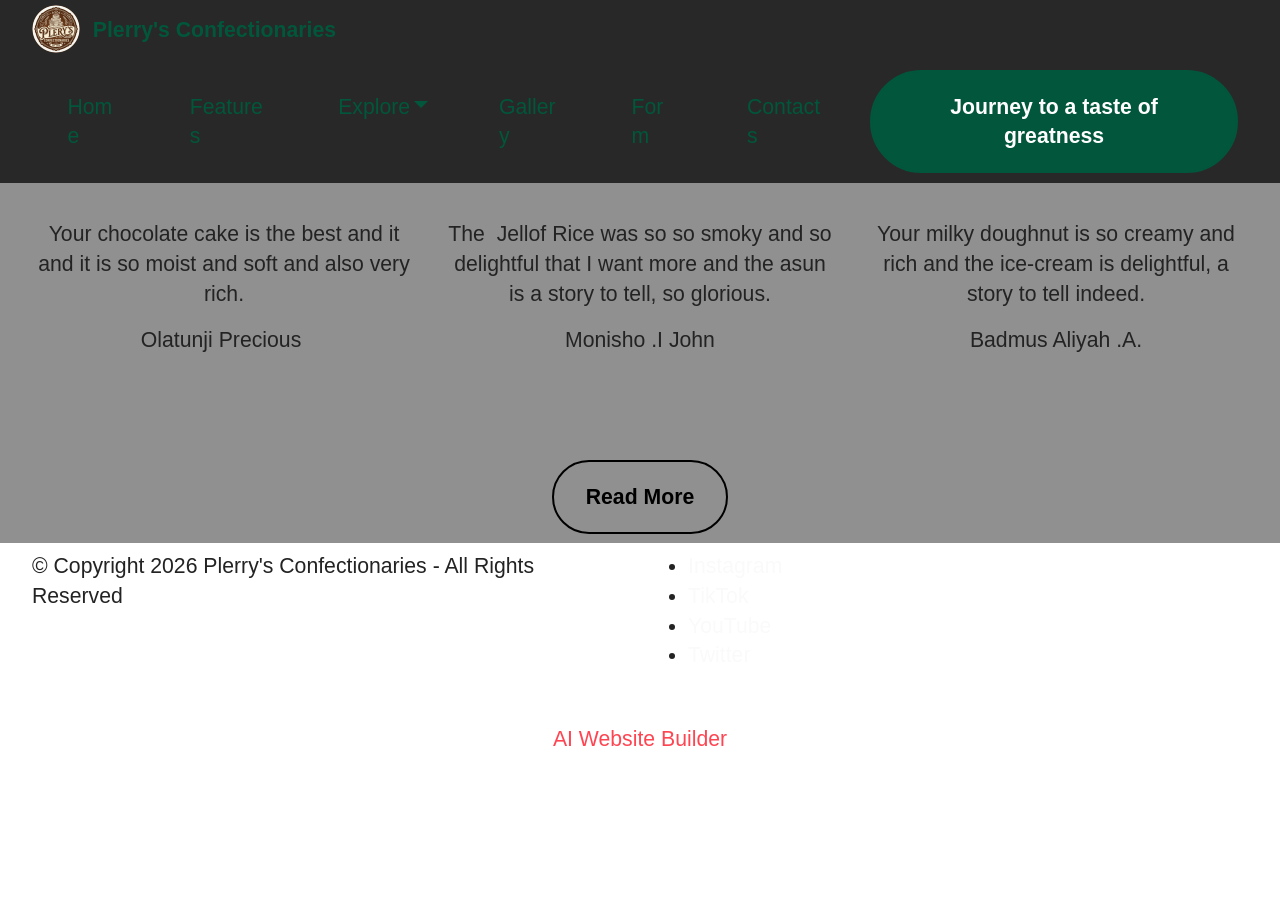
<file: i.html>
<!DOCTYPE html>
<html  >
<head>
  <!-- Site made with Mobirise Website Builder v6.0.6, https://mobirise.com -->
  <meta charset="UTF-8">
  <meta http-equiv="X-UA-Compatible" content="IE=edge">
  <meta name="generator" content="Mobirise v6.0.6, mobirise.com">
  <meta name="viewport" content="width=device-width, initial-scale=1, minimum-scale=1">
  <link rel="shortcut icon" href="assets/images/logo512x512-96x96.png" type="image/x-icon">
  <meta name="description" content="">
  
  
  <title>Testimonies</title>
  <link rel="stylesheet" href="assets/bootstrap/css/bootstrap.min.css">
  <link rel="stylesheet" href="assets/bootstrap/css/bootstrap-grid.min.css">
  <link rel="stylesheet" href="assets/bootstrap/css/bootstrap-reboot.min.css">
  <link rel="stylesheet" href="assets/parallax/jarallax.css">
  <link rel="stylesheet" href="assets/dropdown/css/style.css">
  <link rel="stylesheet" href="assets/theme/css/style.css">
  <link rel="preload" href="https://fonts.googleapis.com/css?family=Inter+Tight:100,200,300,400,500,600,700,800,900,100i,200i,300i,400i,500i,600i,700i,800i,900i&display=swap" as="style" onload="this.onload=null;this.rel='stylesheet'">
  <noscript><link rel="stylesheet" href="https://fonts.googleapis.com/css?family=Inter+Tight:100,200,300,400,500,600,700,800,900,100i,200i,300i,400i,500i,600i,700i,800i,900i&display=swap"></noscript>
  <link rel="preload" as="style" href="assets/mobirise/css/mbr-additional.css?v=bbsm07"><link rel="stylesheet" href="assets/mobirise/css/mbr-additional.css?v=bbsm07" type="text/css">

  
  
  
</head>
<body>
  
  <section data-bs-version="5.1" class="menu menu1 cid-vwIgp95mfS" once="menu" id="menu01-3b">
	

	<nav class="navbar navbar-dropdown navbar-fixed-top navbar-expand-lg">
		<div class="container">
			<div class="navbar-brand">
				<span class="navbar-logo">
					<a href="https://mobiri.se">
						<img src="assets/images/logo512x512-96x96.png" alt="Plerry's Confectionaries" style="height: 3rem;">
					</a>
				</span>
				<span class="navbar-caption-wrap"><a class="navbar-caption text-info display-4" href="URL">Plerry's Confectionaries</a></span>
			</div>
			<button class="navbar-toggler" type="button" data-toggle="collapse" data-bs-toggle="collapse" data-target="#navbarSupportedContent" data-bs-target="#navbarSupportedContent" aria-controls="navbarNavAltMarkup" aria-expanded="false" aria-label="Toggle navigation">
				<div class="hamburger">
					<span></span>
					<span></span>
					<span></span>
					<span></span>
				</div>
			</button>
			<div class="collapse navbar-collapse" id="navbarSupportedContent">
				<ul class="navbar-nav nav-dropdown" data-app-modern-menu="true"><li class="nav-item">
						<a class="nav-link link text-info text-primary display-4" href="index.html">Home</a>
					</li>
					<li class="nav-item">
						<a class="nav-link link text-info text-primary display-4" href="features.html" aria-expanded="false">Features</a>
					</li><li class="nav-item dropdown"><a class="nav-link link text-info text-primary dropdown-toggle display-4" href="https://wa.me/234 7052681809" data-toggle="dropdown-submenu" data-bs-toggle="dropdown" data-bs-auto-close="outside" aria-expanded="false">Explore</a><div class="dropdown-menu" aria-labelledby="dropdown-299"><a class="text-info text-primary dropdown-item display-4" href="about.html">About Us</a><a class="text-info text-primary dropdown-item display-4" href="page6.html">Terms &amp; <br>conditions</a><a class="text-info text-primary dropdown-item display-4" href="page7.html">Testimonies</a></div></li><li class="nav-item"><a class="nav-link link text-info text-primary display-4" href="page5.html">Gallery</a></li>
					<li class="nav-item">
						<a class="nav-link link text-info text-primary display-4" href="forms.html">Form</a>
					</li><li class="nav-item"><a class="nav-link link text-info text-primary display-4" href="contacts.html">Contacts</a></li></ul>
				
				<div class="navbar-buttons mbr-section-btn"><a class="btn btn-info display-4" href="contacts.html">Journey to a taste of greatness</a></div>
			</div>
		</div>
	</nav>
</section>

<section data-bs-version="5.1" class="people02 cid-vwIgpeTTOW mbr-parallax-background" id="people02-3e">
	

	
	<div class="mbr-overlay" style="opacity: 0.5; background-color: rgb(35, 35, 35);"></div>
	<div class="container">
		<div class="row mb-5 justify-content-center">
			<div class="col-12 content-head">
				<h3 class="mbr-section-title mbr-fonts-style align-center mb-4 display-2">
					<strong>Testimonials</strong>
				</h3>
				<h5 class="mbr-section-subtitle mbr-fonts-style align-center mb-4 display-7">Our Previous Customers and delightful feedback.</h5>
			</div>
		</div>
		<div class="row">
				
				<div class="item features-without-image col-12 col-md-6 col-lg-4 mb-5 active">
					<div class="item-wrapper">
						<div class="card-box align-center">
							<div class="iconfont-wrapper mb-3">
								<span class="mbr-iconfont mobi-mbri-star mobi-mbri" style="color: rgb(71, 37, 37); fill: rgb(71, 37, 37);"></span>
								<span class="mbr-iconfont mobi-mbri-star mobi-mbri" style="color: rgb(71, 37, 37); fill: rgb(71, 37, 37);"></span>
								<span class="mbr-iconfont mobi-mbri-star mobi-mbri" style="color: rgb(95, 50, 50); fill: rgb(95, 50, 50);"></span>
								<span class="mbr-iconfont mobi-mbri-star mobi-mbri" style="color: rgb(71, 37, 37); fill: rgb(71, 37, 37);"></span>
								<span class="mbr-iconfont mobi-mbri-star mobi-mbri" style="color: rgb(71, 37, 37); fill: rgb(71, 37, 37);"></span>
							</div>
							<h5 class="card-title mbr-fonts-style mb-3 display-7">Your chocolate cake is the best and it and it is so moist and soft and also very rich.</h5>
							<p class="card-text mbr-fonts-style mb-0 display-7">Olatunji Precious&nbsp;</p>
						</div>
					</div>
				</div>
				<div class="item features-without-image col-12 col-md-6 col-lg-4 mb-5">
					<div class="item-wrapper">
						<div class="card-box align-center">
							<div class="iconfont-wrapper mb-3">
								<span class="mbr-iconfont mobi-mbri-star mobi-mbri" style="color: rgb(71, 37, 37); fill: rgb(71, 37, 37);"></span>
								<span class="mbr-iconfont mobi-mbri-star mobi-mbri" style="color: rgb(71, 37, 37); fill: rgb(71, 37, 37);"></span>
								<span class="mbr-iconfont mobi-mbri-star mobi-mbri" style="color: rgb(95, 50, 50); fill: rgb(95, 50, 50);"></span>
								<span class="mbr-iconfont mobi-mbri-star mobi-mbri" style="color: rgb(71, 37, 37); fill: rgb(71, 37, 37);"></span>
								<span class="mbr-iconfont mobi-mbri-star mobi-mbri" style="color: rgb(71, 37, 37); fill: rgb(71, 37, 37);"></span>
							</div>
							<h5 class="card-title mbr-fonts-style mb-3 display-7">The&nbsp; Jellof Rice was so so smoky and so delightful that I want more and the asun is a story to tell, so glorious.</h5>
							<p class="card-text mbr-fonts-style mb-0 display-7">Monisho .I John</p>
						</div>
					</div>
				</div><div class="item features-without-image col-12 col-md-6 col-lg-4 mb-5">
					<div class="item-wrapper">
						<div class="card-box align-center">
							<div class="iconfont-wrapper mb-3">
								<span class="mbr-iconfont mobi-mbri-star mobi-mbri" style="color: rgb(71, 37, 37); fill: rgb(71, 37, 37);"></span>
								<span class="mbr-iconfont mobi-mbri-star mobi-mbri" style="color: rgb(71, 37, 37); fill: rgb(71, 37, 37);"></span>
								<span class="mbr-iconfont mobi-mbri-star mobi-mbri" style="color: rgb(95, 50, 50); fill: rgb(95, 50, 50);"></span>
								<span class="mbr-iconfont mobi-mbri-star mobi-mbri" style="color: rgb(71, 37, 37); fill: rgb(71, 37, 37);"></span>
								<span class="mbr-iconfont mobi-mbri-star mobi-mbri" style="color: rgb(71, 37, 37); fill: rgb(71, 37, 37);"></span>
							</div>
							<h5 class="card-title mbr-fonts-style mb-3 display-7">Your milky doughnut is so creamy and rich and the ice-cream is delightful, a story to tell indeed.</h5>
							<p class="card-text mbr-fonts-style mb-0 display-7">Badmus Aliyah .A.</p>
						</div>
					</div>
				</div>
			</div>
		<div class="row mt-0 mt-md-5">
			<div class="col-12 align-center">
				<div class="mbr-section-btn"><a class="btn btn-success-outline display-7" href="https://mobiri.se">Read More</a></div>
			</div>
		</div>
	</div>
</section>

<section data-bs-version="5.1" class="footer2 cid-vwIgphAdAD" once="footers" id="footer02-3f">
    

    
    

    <div class="container">
        <div class="row">
            <div class="col-12 col-lg-6 center mt-2 mb-3">
                <p class="mbr-fonts-style copyright mb-0 display-4">
                    © Copyright 2026 Plerry's Confectionaries - All Rights Reserved
                </p>
            </div>
            <div class="col-12 col-lg-6 center">
                <div class="row-links mt-2 mb-3">
                    <ul class="row-links-soc">
                        
                        
                        
                        
                    <li class="row-links-soc-item mbr-fonts-style display-7">
                            <a href="#" class="text-white">Instagram</a>
                        </li><li class="row-links-soc-item mbr-fonts-style display-7">
                            <a href="#" class="text-white">TikTok</a>
                        </li><li class="row-links-soc-item mbr-fonts-style display-7">
                            <a href="#" class="text-white">YouTube</a>
                        </li><li class="row-links-soc-item mbr-fonts-style display-7">
                            <a href="#" class="text-white">Twitter</a>
                        </li></ul>
                </div>
            </div>
        </div>
    </div>
</section><section class="display-7" style="padding: 0;align-items: center;justify-content: center;flex-wrap: wrap;    align-content: center;display: flex;position: relative;height: 4rem;"><a href="https://mobiri.se/3116024" style="flex: 1 1;height: 4rem;position: absolute;width: 100%;z-index: 1;"><img alt="" style="height: 4rem;" src="[data-uri]"></a><p style="margin: 0;text-align: center;" class="display-7">&#8204;</p><a style="z-index:1" href="https://mobirise.com/builder/ai-website-builder.html">AI Website Builder</a></section><script src="assets/bootstrap/js/bootstrap.bundle.min.js"></script>  <script src="assets/parallax/jarallax.js"></script>  <script src="assets/smoothscroll/smooth-scroll.js"></script>  <script src="assets/ytplayer/index.js"></script>  <script src="assets/dropdown/js/navbar-dropdown.js"></script>  <script src="assets/theme/js/script.js"></script>  
  
  
</body>
</html>
</file>
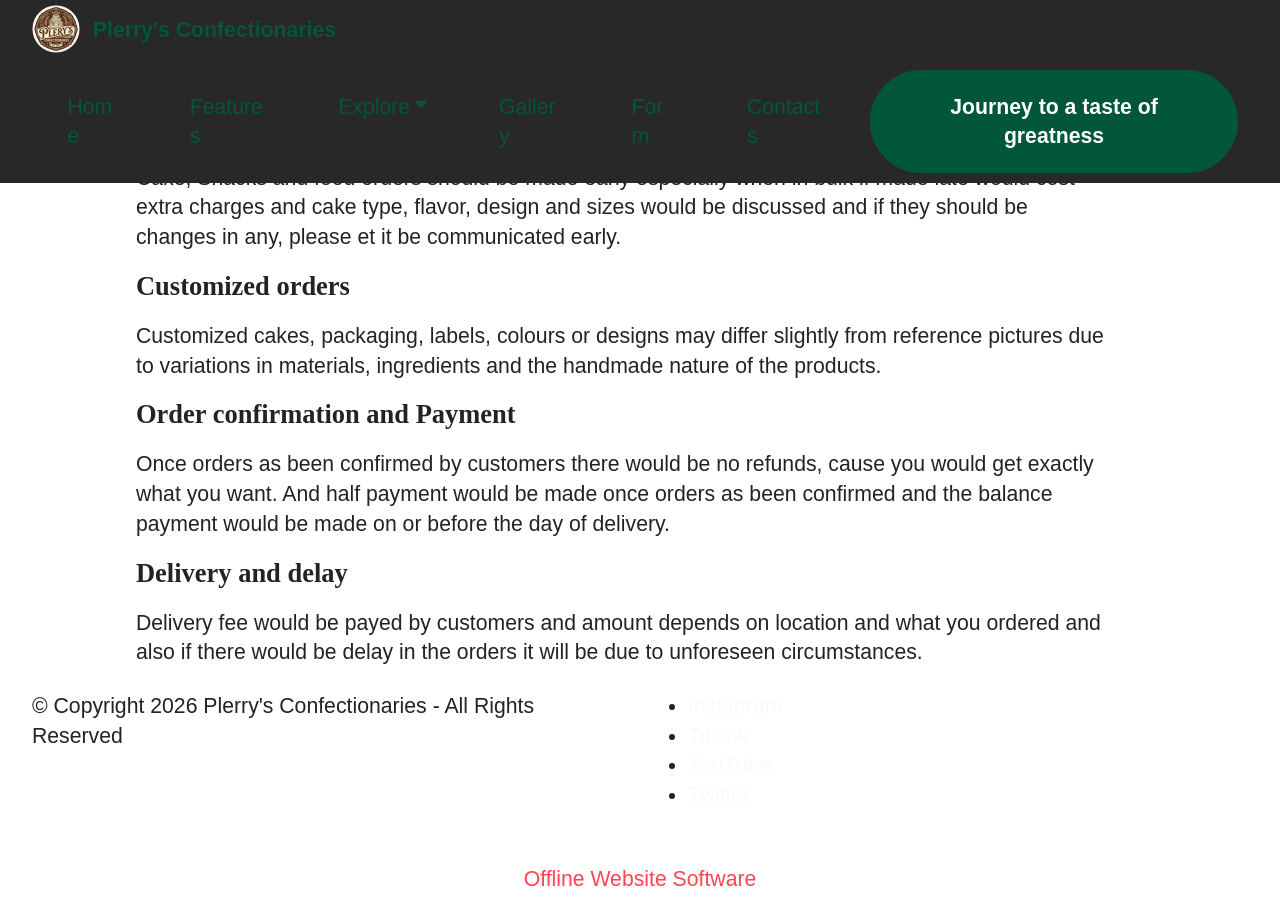
<file: in.html>
<!DOCTYPE html>
<html  >
<head>
  <!-- Site made with Mobirise Website Builder v6.0.6, https://mobirise.com -->
  <meta charset="UTF-8">
  <meta http-equiv="X-UA-Compatible" content="IE=edge">
  <meta name="generator" content="Mobirise v6.0.6, mobirise.com">
  <meta name="viewport" content="width=device-width, initial-scale=1, minimum-scale=1">
  <link rel="shortcut icon" href="assets/images/logo512x512-96x96.png" type="image/x-icon">
  <meta name="description" content="">
  
  
  <title>Terms and condition&amp;nbsp;</title>
  <link rel="stylesheet" href="assets/bootstrap/css/bootstrap.min.css">
  <link rel="stylesheet" href="assets/bootstrap/css/bootstrap-grid.min.css">
  <link rel="stylesheet" href="assets/bootstrap/css/bootstrap-reboot.min.css">
  <link rel="stylesheet" href="assets/dropdown/css/style.css">
  <link rel="stylesheet" href="assets/theme/css/style.css">
  <link rel="preload" href="https://fonts.googleapis.com/css?family=Inter+Tight:100,200,300,400,500,600,700,800,900,100i,200i,300i,400i,500i,600i,700i,800i,900i&display=swap" as="style" onload="this.onload=null;this.rel='stylesheet'">
  <noscript><link rel="stylesheet" href="https://fonts.googleapis.com/css?family=Inter+Tight:100,200,300,400,500,600,700,800,900,100i,200i,300i,400i,500i,600i,700i,800i,900i&display=swap"></noscript>
  <link rel="preload" as="style" href="assets/mobirise/css/mbr-additional.css?v=2fnCcU"><link rel="stylesheet" href="assets/mobirise/css/mbr-additional.css?v=2fnCcU" type="text/css">

  
  
  
</head>
<body>
  
  <section data-bs-version="5.1" class="menu menu1 cid-vwIgkrWwAp" once="menu" id="menu01-36">
	

	<nav class="navbar navbar-dropdown navbar-fixed-top navbar-expand-lg">
		<div class="container">
			<div class="navbar-brand">
				<span class="navbar-logo">
					<a href="https://mobiri.se">
						<img src="assets/images/logo512x512-96x96.png" alt="Plerry's Confectionaries" style="height: 3rem;">
					</a>
				</span>
				<span class="navbar-caption-wrap"><a class="navbar-caption text-info display-4" href="URL">Plerry's Confectionaries</a></span>
			</div>
			<button class="navbar-toggler" type="button" data-toggle="collapse" data-bs-toggle="collapse" data-target="#navbarSupportedContent" data-bs-target="#navbarSupportedContent" aria-controls="navbarNavAltMarkup" aria-expanded="false" aria-label="Toggle navigation">
				<div class="hamburger">
					<span></span>
					<span></span>
					<span></span>
					<span></span>
				</div>
			</button>
			<div class="collapse navbar-collapse" id="navbarSupportedContent">
				<ul class="navbar-nav nav-dropdown" data-app-modern-menu="true"><li class="nav-item">
						<a class="nav-link link text-info text-primary display-4" href="index.html">Home</a>
					</li>
					<li class="nav-item">
						<a class="nav-link link text-info text-primary display-4" href="features.html" aria-expanded="false">Features</a>
					</li><li class="nav-item dropdown"><a class="nav-link link text-info text-primary dropdown-toggle display-4" href="https://wa.me/234 7052681809" data-toggle="dropdown-submenu" data-bs-toggle="dropdown" data-bs-auto-close="outside" aria-expanded="false">Explore</a><div class="dropdown-menu" aria-labelledby="dropdown-299"><a class="text-info text-primary dropdown-item display-4" href="about.html">About Us</a><a class="text-info text-primary dropdown-item display-4" href="page6.html">Terms &amp; <br>conditions</a><a class="text-info text-primary dropdown-item display-4" href="page7.html">Testimonies</a></div></li><li class="nav-item"><a class="nav-link link text-info text-primary display-4" href="page5.html">Gallery</a></li>
					<li class="nav-item">
						<a class="nav-link link text-info text-primary display-4" href="forms.html">Form</a>
					</li><li class="nav-item"><a class="nav-link link text-info text-primary display-4" href="contacts.html">Contacts</a></li></ul>
				
				<div class="navbar-buttons mbr-section-btn"><a class="btn btn-info display-4" href="contacts.html">Journey to a taste of greatness</a></div>
			</div>
		</div>
	</nav>
</section>

<section data-bs-version="5.1" class="article07 cid-vwIgkxgZ5Z" id="article07-38">
  

  
  
  <div class="container">
    <div class="row justify-content-center">
      <div class="card col-md-12 col-lg-10">
        <div class="card-wrapper">
          <h3 class="card-title mbr-fonts-style mbr-white mt-3 mb-4 display-2"><strong>Terms And Condition</strong></h3>
          <div class="row card-box align-left">
            <div class="item features-without-image col-12 active">
              <div class="item-wrapper">
                <h4 class="mbr-section-subtitle mbr-fonts-style mb-3 display-5"><strong>Cake and Snacks orders</strong></h4>
                <p class="mbr-text mbr-fonts-style display-7">Cake, Snacks and food orders should be made early especially when in bulk if made late would cost extra charges and cake type, flavor, design and sizes would be discussed and if they should be changes in any, please et it be communicated early.</p>
              </div>
            </div>
            <div class="item features-without-image col-12">
              <div class="item-wrapper">
                <h4 class="mbr-section-subtitle mbr-fonts-style mb-3 display-5"><strong>Customized orders</strong></h4>
                <p class="mbr-text mbr-fonts-style display-7">Customized cakes, packaging, labels, colours or designs may differ slightly from reference pictures due to variations in materials, ingredients and the handmade nature of the products.</p>
              </div>
            </div><div class="item features-without-image col-12">
              <div class="item-wrapper">
                <h4 class="mbr-section-subtitle mbr-fonts-style mb-3 display-5">
                  <strong>Order confirmation and Payment</strong></h4>
                <p class="mbr-text mbr-fonts-style display-7">Once orders as been confirmed by customers there would be no refunds, cause you would get exactly what you want. And half payment would be made once orders as been confirmed and the balance payment would be made on or before the day of delivery.</p>
              </div>
            </div>
            
            <div class="item features-without-image col-12">
              <div class="item-wrapper">
                <h4 class="mbr-section-subtitle mbr-fonts-style mb-3 display-5"><strong>Delivery and delay</strong></h4>
                <p class="mbr-text mbr-fonts-style display-7">Delivery fee would be payed by customers and amount depends on location and what you ordered and also if there would be delay in the orders it will be due to unforeseen circumstances.</p>
              </div>
            </div>
          </div>
          
        </div>
      </div>
    </div>
  </div>
</section>

<section data-bs-version="5.1" class="footer2 cid-vwIgkB3Rxo" once="footers" id="footer02-3a">
    

    
    

    <div class="container">
        <div class="row">
            <div class="col-12 col-lg-6 center mt-2 mb-3">
                <p class="mbr-fonts-style copyright mb-0 display-4">
                    © Copyright 2026 Plerry's Confectionaries - All Rights Reserved
                </p>
            </div>
            <div class="col-12 col-lg-6 center">
                <div class="row-links mt-2 mb-3">
                    <ul class="row-links-soc">
                        
                        
                        
                        
                    <li class="row-links-soc-item mbr-fonts-style display-7">
                            <a href="#" class="text-white">Instagram</a>
                        </li><li class="row-links-soc-item mbr-fonts-style display-7">
                            <a href="#" class="text-white">TikTok</a>
                        </li><li class="row-links-soc-item mbr-fonts-style display-7">
                            <a href="#" class="text-white">YouTube</a>
                        </li><li class="row-links-soc-item mbr-fonts-style display-7">
                            <a href="#" class="text-white">Twitter</a>
                        </li></ul>
                </div>
            </div>
        </div>
    </div>
</section><section class="display-7" style="padding: 0;align-items: center;justify-content: center;flex-wrap: wrap;    align-content: center;display: flex;position: relative;height: 4rem;"><a href="https://mobiri.se/3116024" style="flex: 1 1;height: 4rem;position: absolute;width: 100%;z-index: 1;"><img alt="" style="height: 4rem;" src="[data-uri]"></a><p style="margin: 0;text-align: center;" class="display-7">&#8204;</p><a style="z-index:1" href="https://mobirise.com/offline-website-builder.html">Offline Website Software</a></section><script src="assets/bootstrap/js/bootstrap.bundle.min.js"></script>  <script src="assets/smoothscroll/smooth-scroll.js"></script>  <script src="assets/ytplayer/index.js"></script>  <script src="assets/dropdown/js/navbar-dropdown.js"></script>  <script src="assets/theme/js/script.js"></script>  
  
  
</body>
</html>
</file>
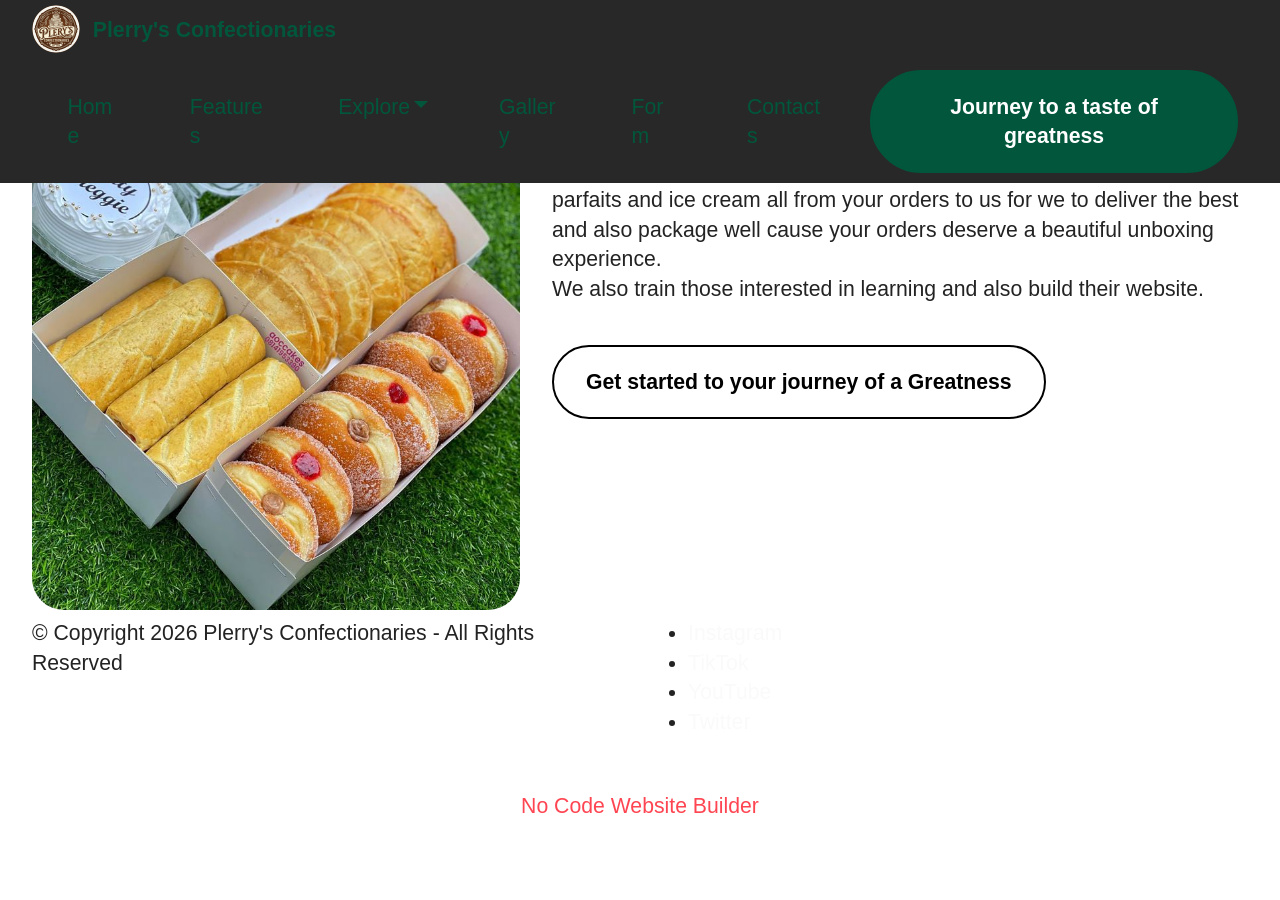
<file: ind.html>
<!DOCTYPE html>
<html  >
<head>
  <!-- Site made with Mobirise Website Builder v6.0.6, https://mobirise.com -->
  <meta charset="UTF-8">
  <meta http-equiv="X-UA-Compatible" content="IE=edge">
  <meta name="generator" content="Mobirise v6.0.6, mobirise.com">
  <meta name="viewport" content="width=device-width, initial-scale=1, minimum-scale=1">
  <link rel="shortcut icon" href="assets/images/logo512x512-96x96.png" type="image/x-icon">
  <meta name="description" content="">
  
  
  <title>About</title>
  <link rel="stylesheet" href="assets/bootstrap/css/bootstrap.min.css">
  <link rel="stylesheet" href="assets/bootstrap/css/bootstrap-grid.min.css">
  <link rel="stylesheet" href="assets/bootstrap/css/bootstrap-reboot.min.css">
  <link rel="stylesheet" href="assets/dropdown/css/style.css">
  <link rel="stylesheet" href="assets/theme/css/style.css">
  <link rel="preload" href="https://fonts.googleapis.com/css?family=Inter+Tight:100,200,300,400,500,600,700,800,900,100i,200i,300i,400i,500i,600i,700i,800i,900i&display=swap" as="style" onload="this.onload=null;this.rel='stylesheet'">
  <noscript><link rel="stylesheet" href="https://fonts.googleapis.com/css?family=Inter+Tight:100,200,300,400,500,600,700,800,900,100i,200i,300i,400i,500i,600i,700i,800i,900i&display=swap"></noscript>
  <link rel="preload" as="style" href="assets/mobirise/css/mbr-additional.css?v=sCPSn3"><link rel="stylesheet" href="assets/mobirise/css/mbr-additional.css?v=sCPSn3" type="text/css">

  
  
  
</head>
<body>
  
  <section data-bs-version="5.1" class="menu menu1 cid-vwCjGy4P3R" once="menu" id="menu01-1u">
	

	<nav class="navbar navbar-dropdown navbar-fixed-top navbar-expand-lg">
		<div class="container">
			<div class="navbar-brand">
				<span class="navbar-logo">
					<a href="https://mobiri.se">
						<img src="assets/images/logo512x512-96x96.png" alt="Plerry's Confectionaries" style="height: 3rem;">
					</a>
				</span>
				<span class="navbar-caption-wrap"><a class="navbar-caption text-info display-4" href="URL">Plerry's Confectionaries</a></span>
			</div>
			<button class="navbar-toggler" type="button" data-toggle="collapse" data-bs-toggle="collapse" data-target="#navbarSupportedContent" data-bs-target="#navbarSupportedContent" aria-controls="navbarNavAltMarkup" aria-expanded="false" aria-label="Toggle navigation">
				<div class="hamburger">
					<span></span>
					<span></span>
					<span></span>
					<span></span>
				</div>
			</button>
			<div class="collapse navbar-collapse" id="navbarSupportedContent">
				<ul class="navbar-nav nav-dropdown" data-app-modern-menu="true"><li class="nav-item">
						<a class="nav-link link text-info text-primary display-4" href="index.html">Home</a>
					</li>
					<li class="nav-item">
						<a class="nav-link link text-info text-primary display-4" href="features.html" aria-expanded="false">Features</a>
					</li><li class="nav-item dropdown"><a class="nav-link link text-info text-primary dropdown-toggle display-4" href="https://wa.me/234 7052681809" data-toggle="dropdown-submenu" data-bs-toggle="dropdown" data-bs-auto-close="outside" aria-expanded="false">Explore</a><div class="dropdown-menu" aria-labelledby="dropdown-299"><a class="text-info text-primary dropdown-item display-4" href="about.html">About Us</a><a class="text-info text-primary dropdown-item display-4" href="page6.html">Terms &amp; <br>conditions</a><a class="text-info text-primary dropdown-item display-4" href="page7.html">Testimonies</a></div></li><li class="nav-item"><a class="nav-link link text-info text-primary display-4" href="page5.html">Gallery</a></li>
					<li class="nav-item">
						<a class="nav-link link text-info text-primary display-4" href="forms.html">Form</a>
					</li><li class="nav-item"><a class="nav-link link text-info text-primary display-4" href="contacts.html">Contacts</a></li></ul>
				
				<div class="navbar-buttons mbr-section-btn"><a class="btn btn-info display-4" href="contacts.html">Journey to a taste of greatness</a></div>
			</div>
		</div>
	</nav>
</section>

<section data-bs-version="5.1" class="start article05 cid-vwCjGCWirv" id="article05-1x">
  

  
  

  <div class="container">
    <div class="row justify-content-center align-items-center">
      <div class="col-12">
        <div class="card-wrapper">
          <div class="row">
            <div class="col-12 col-md-12 col-lg-5 image-wrapper">
              <img class="w-100" src="assets/images/to20place20your20orders20-20click20the20link20on20our20bioe280a6-736x920.jpg" alt="Mobirise Website Builder">
            </div>
            <div class="col-12 col-lg col-md-12">
              <div class="text-wrapper align-left">
                <h1 class="mbr-section-title mbr-fonts-style mb-4 display-2">
                  <strong>Begin your delicous journey with Plerry's confectionaries</strong></h1>
                <p class="mbr-text mbr-fonts-style mb-4 display-7">We bake amazing cakes and snacks and also produce mouth dropping parfaits and ice cream all from your orders to us for we to deliver the best and also package well cause your orders deserve a beautiful unboxing experience.<br>We also train those interested in learning and also build their website.</p>
                <div class="mbr-section-btn mt-3"><a class="btn btn-lg btn-success-outline display-7" href="https://mobiri.se">Get started to your journey of a Greatness</a></div>
              </div>
            </div>
          </div>
        </div>
      </div>
    </div>
  </div>
</section>

<section data-bs-version="5.1" class="footer2 cid-vwCjGWmcU6" once="footers" id="footer02-24">
    

    
    

    <div class="container">
        <div class="row">
            <div class="col-12 col-lg-6 center mt-2 mb-3">
                <p class="mbr-fonts-style copyright mb-0 display-4">
                    © Copyright 2026 Plerry's Confectionaries - All Rights Reserved
                </p>
            </div>
            <div class="col-12 col-lg-6 center">
                <div class="row-links mt-2 mb-3">
                    <ul class="row-links-soc">
                        
                        
                        
                        
                    <li class="row-links-soc-item mbr-fonts-style display-7">
                            <a href="#" class="text-white">Instagram</a>
                        </li><li class="row-links-soc-item mbr-fonts-style display-7">
                            <a href="#" class="text-white">TikTok</a>
                        </li><li class="row-links-soc-item mbr-fonts-style display-7">
                            <a href="#" class="text-white">YouTube</a>
                        </li><li class="row-links-soc-item mbr-fonts-style display-7">
                            <a href="#" class="text-white">Twitter</a>
                        </li></ul>
                </div>
            </div>
        </div>
    </div>
</section><section class="display-7" style="padding: 0;align-items: center;justify-content: center;flex-wrap: wrap;    align-content: center;display: flex;position: relative;height: 4rem;"><a href="https://mobiri.se/3116024" style="flex: 1 1;height: 4rem;position: absolute;width: 100%;z-index: 1;"><img alt="" style="height: 4rem;" src="[data-uri]"></a><p style="margin: 0;text-align: center;" class="display-7">&#8204;</p><a style="z-index:1" href="https://mobirise.com/builder/no-code-website-builder.html">No Code Website Builder</a></section><script src="assets/bootstrap/js/bootstrap.bundle.min.js"></script>  <script src="assets/smoothscroll/smooth-scroll.js"></script>  <script src="assets/ytplayer/index.js"></script>  <script src="assets/dropdown/js/navbar-dropdown.js"></script>  <script src="assets/theme/js/script.js"></script>  
  
  
</body>
</html>
</file>
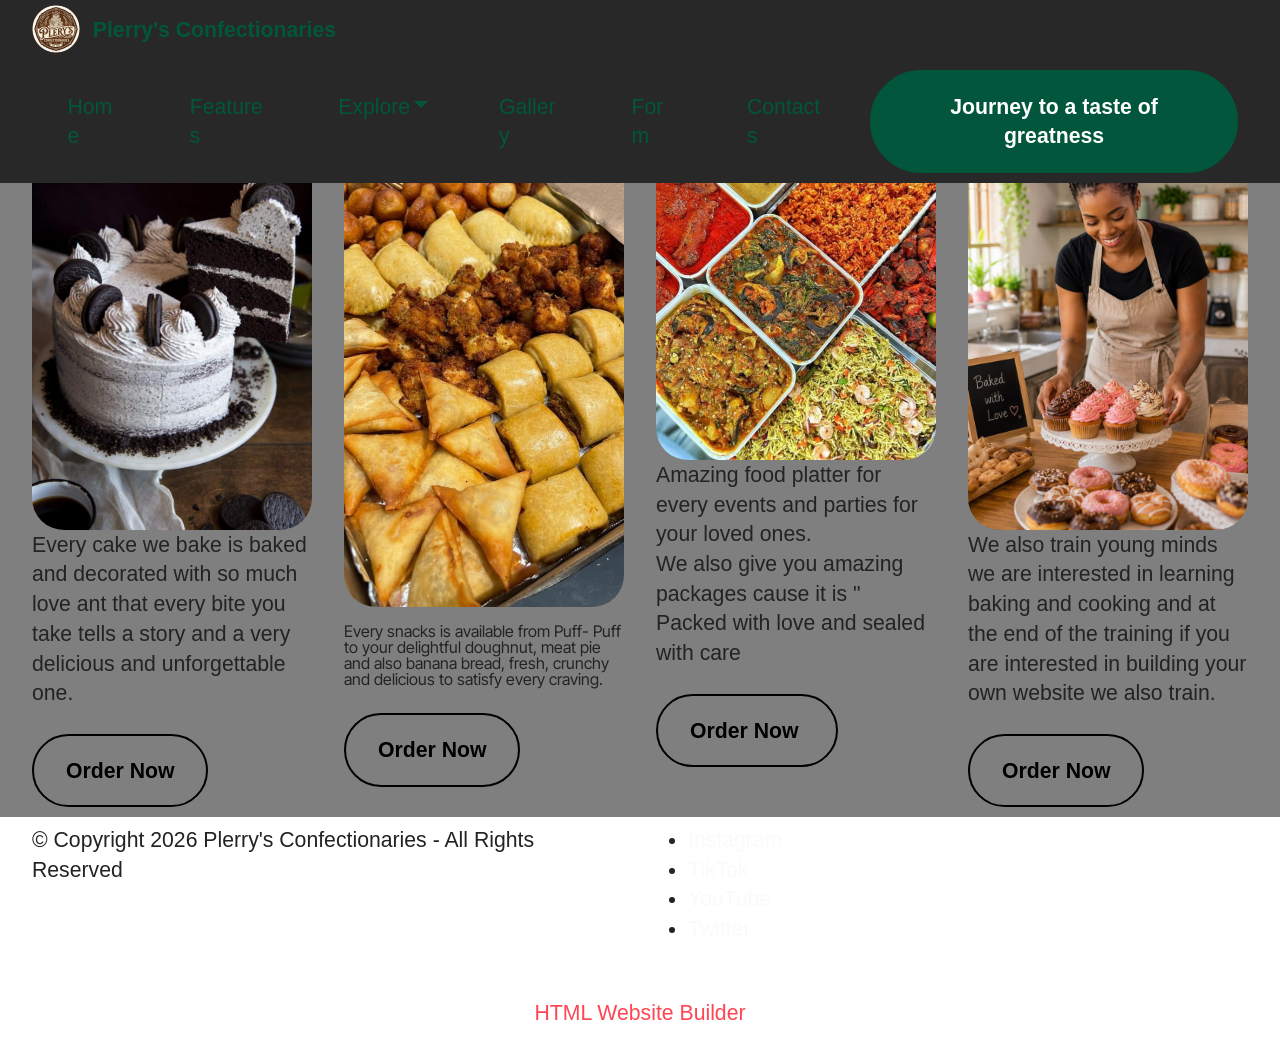
<file: inde.html>
<!DOCTYPE html>
<html  >
<head>
  <!-- Site made with Mobirise Website Builder v6.0.6, https://mobirise.com -->
  <meta charset="UTF-8">
  <meta http-equiv="X-UA-Compatible" content="IE=edge">
  <meta name="generator" content="Mobirise v6.0.6, mobirise.com">
  <meta name="viewport" content="width=device-width, initial-scale=1, minimum-scale=1">
  <link rel="shortcut icon" href="assets/images/logo512x512-96x96.png" type="image/x-icon">
  <meta name="description" content="">
  
  
  <title>Features</title>
  <link rel="stylesheet" href="assets/bootstrap/css/bootstrap.min.css">
  <link rel="stylesheet" href="assets/bootstrap/css/bootstrap-grid.min.css">
  <link rel="stylesheet" href="assets/bootstrap/css/bootstrap-reboot.min.css">
  <link rel="stylesheet" href="assets/dropdown/css/style.css">
  <link rel="stylesheet" href="assets/theme/css/style.css">
  <link rel="preload" href="https://fonts.googleapis.com/css?family=Inter+Tight:100,200,300,400,500,600,700,800,900,100i,200i,300i,400i,500i,600i,700i,800i,900i&display=swap" as="style" onload="this.onload=null;this.rel='stylesheet'">
  <noscript><link rel="stylesheet" href="https://fonts.googleapis.com/css?family=Inter+Tight:100,200,300,400,500,600,700,800,900,100i,200i,300i,400i,500i,600i,700i,800i,900i&display=swap"></noscript>
  <link rel="preload" as="style" href="assets/mobirise/css/mbr-additional.css?v=YN1MB9"><link rel="stylesheet" href="assets/mobirise/css/mbr-additional.css?v=YN1MB9" type="text/css">

  
  
  
</head>
<body>
  
  <section data-bs-version="5.1" class="menu menu1 cid-vwCj374CPp" once="menu" id="menu01-m">
	

	<nav class="navbar navbar-dropdown navbar-fixed-top navbar-expand-lg">
		<div class="container">
			<div class="navbar-brand">
				<span class="navbar-logo">
					<a href="https://mobiri.se">
						<img src="assets/images/logo512x512-96x96.png" alt="Plerry's Confectionaries" style="height: 3rem;">
					</a>
				</span>
				<span class="navbar-caption-wrap"><a class="navbar-caption text-info display-4" href="URL">Plerry's Confectionaries</a></span>
			</div>
			<button class="navbar-toggler" type="button" data-toggle="collapse" data-bs-toggle="collapse" data-target="#navbarSupportedContent" data-bs-target="#navbarSupportedContent" aria-controls="navbarNavAltMarkup" aria-expanded="false" aria-label="Toggle navigation">
				<div class="hamburger">
					<span></span>
					<span></span>
					<span></span>
					<span></span>
				</div>
			</button>
			<div class="collapse navbar-collapse" id="navbarSupportedContent">
				<ul class="navbar-nav nav-dropdown" data-app-modern-menu="true"><li class="nav-item">
						<a class="nav-link link text-info text-primary display-4" href="index.html">Home</a>
					</li>
					<li class="nav-item">
						<a class="nav-link link text-info text-primary display-4" href="features.html" aria-expanded="false">Features</a>
					</li><li class="nav-item dropdown"><a class="nav-link link text-info text-primary dropdown-toggle display-4" href="https://wa.me/234 7052681809" data-toggle="dropdown-submenu" data-bs-toggle="dropdown" data-bs-auto-close="outside" aria-expanded="false">Explore</a><div class="dropdown-menu" aria-labelledby="dropdown-299"><a class="text-info text-primary dropdown-item display-4" href="about.html">About Us</a><a class="text-info text-primary dropdown-item display-4" href="page6.html">Terms &amp; <br>conditions</a><a class="text-info text-primary dropdown-item display-4" href="page7.html">Testimonies</a></div></li><li class="nav-item"><a class="nav-link link text-info text-primary display-4" href="page5.html">Gallery</a></li>
					<li class="nav-item">
						<a class="nav-link link text-info text-primary display-4" href="forms.html">Form</a>
					</li><li class="nav-item"><a class="nav-link link text-info text-primary display-4" href="contacts.html">Contacts</a></li></ul>
				
				<div class="navbar-buttons mbr-section-btn"><a class="btn btn-info display-4" href="contacts.html">Journey to a taste of greatness</a></div>
			</div>
		</div>
	</nav>
</section>

<section data-bs-version="5.1" class="features4 start cid-vwCj3aZMp7" id="features04-o">
	
	<div class="mbr-overlay"></div>
	<div class="container">
		<div class="row justify-content-center">
			<div class="col-12 content-head">
				<div class="mbr-section-head mb-5">
					<h4 class="mbr-section-title mbr-fonts-style align-center mb-0 display-2">
						<strong>Features</strong></h4>
					
					
				</div>
			</div>
		</div>
		<div class="row">
			<div class="item features-image col-12 col-md-6 col-lg-3">
				<div class="item-wrapper">
					<div class="item-img">
						<img src="assets/images/oreo20cake20-20chocolate20cake20with20oreo20frosting-712x1068.jpg" alt="Mobirise Website Builder" data-slide-to="0" data-bs-slide-to="0">
					</div>
					<div class="item-content">
						
						<p class="mbr-text mbr-fonts-style display-7">Every cake we bake is baked and decorated with so much love ant that every bite you take tells a story and a very delicious and unforgettable one.</p>
						<div class="mbr-section-btn item-footer"><a href="" class="btn item-btn btn-success-outline display-7">Order Now</a></div>
					</div>

				</div>
			</div>
			<div class="item features-image col-12 col-md-6 col-lg-3">
				<div class="item-wrapper">
					<div class="item-img">
						<img src="assets/images/small20chops-518x921.jpg" alt="Mobirise Website Builder" data-slide-to="1" data-bs-slide-to="1">
					</div>
					<div class="item-content">
						
						<p class="mbr-text mbr-fonts-style display-7"></p><p>Every snacks is available from Puff-   Puff to your delightful doughnut, meat pie and also banana bread, fresh, crunchy and delicious to satisfy every craving.</p><p></p>
						<div class="mbr-section-btn item-footer"><a href="" class="btn item-btn btn-success-outline display-7">Order Now</a></div>
					</div>
				</div>
			</div>
			<div class="item features-image col-12 col-md-6 col-lg-3">
				<div class="item-wrapper">
					<div class="item-img">
						<img src="assets/images/83316661854925545201-518x648.jpg" alt="Mobirise Website Builder" data-slide-to="2" data-bs-slide-to="2">
					</div>
					<div class="item-content">
						
						<p class="mbr-text mbr-fonts-style display-7">Amazing food platter for every events and parties for your loved ones.<br>We also give you amazing packages cause it is " Packed with love and sealed with care</p>
						<div class="mbr-section-btn item-footer"><a href="" class="btn item-btn btn-success-outline display-7">Order Now&nbsp;</a></div>
					</div>
				</div>
			</div><div class="item features-image col-12 col-md-6 col-lg-3">
				<div class="item-wrapper">
					<div class="item-img">
						<img src="assets/images/baking2020f09f8da9-736x1104.jpg" alt="Mobirise Website Builder" data-slide-to="3" data-bs-slide-to="3">
					</div>
					<div class="item-content">
						
						<p class="mbr-text mbr-fonts-style display-7">We also train young minds we are interested in learning baking and cooking and at the end of the training if you are interested in building your own website we also train.</p>
						<div class="mbr-section-btn item-footer"><a href="" class="btn item-btn btn-success-outline display-7">Order Now</a></div>
					</div>
				</div>
			</div>
		</div>
	</div>
</section>

<section data-bs-version="5.1" class="footer2 cid-vwCj3V8nZu" once="footers" id="footer02-w">
    

    
    

    <div class="container">
        <div class="row">
            <div class="col-12 col-lg-6 center mt-2 mb-3">
                <p class="mbr-fonts-style copyright mb-0 display-4">
                    © Copyright 2026 Plerry's Confectionaries - All Rights Reserved
                </p>
            </div>
            <div class="col-12 col-lg-6 center">
                <div class="row-links mt-2 mb-3">
                    <ul class="row-links-soc">
                        
                        
                        
                        
                    <li class="row-links-soc-item mbr-fonts-style display-7">
                            <a href="#" class="text-white">Instagram</a>
                        </li><li class="row-links-soc-item mbr-fonts-style display-7">
                            <a href="#" class="text-white">TikTok</a>
                        </li><li class="row-links-soc-item mbr-fonts-style display-7">
                            <a href="#" class="text-white">YouTube</a>
                        </li><li class="row-links-soc-item mbr-fonts-style display-7">
                            <a href="#" class="text-white">Twitter</a>
                        </li></ul>
                </div>
            </div>
        </div>
    </div>
</section><section class="display-7" style="padding: 0;align-items: center;justify-content: center;flex-wrap: wrap;    align-content: center;display: flex;position: relative;height: 4rem;"><a href="https://mobiri.se/3116024" style="flex: 1 1;height: 4rem;position: absolute;width: 100%;z-index: 1;"><img alt="" style="height: 4rem;" src="[data-uri]"></a><p style="margin: 0;text-align: center;" class="display-7">&#8204;</p><a style="z-index:1" href="https://mobirise.com/html-builder.html">HTML Website Builder</a></section><script src="assets/bootstrap/js/bootstrap.bundle.min.js"></script>  <script src="assets/smoothscroll/smooth-scroll.js"></script>  <script src="assets/ytplayer/index.js"></script>  <script src="assets/dropdown/js/navbar-dropdown.js"></script>  <script src="assets/theme/js/script.js"></script>  
  
  
</body>
</html>
</file>
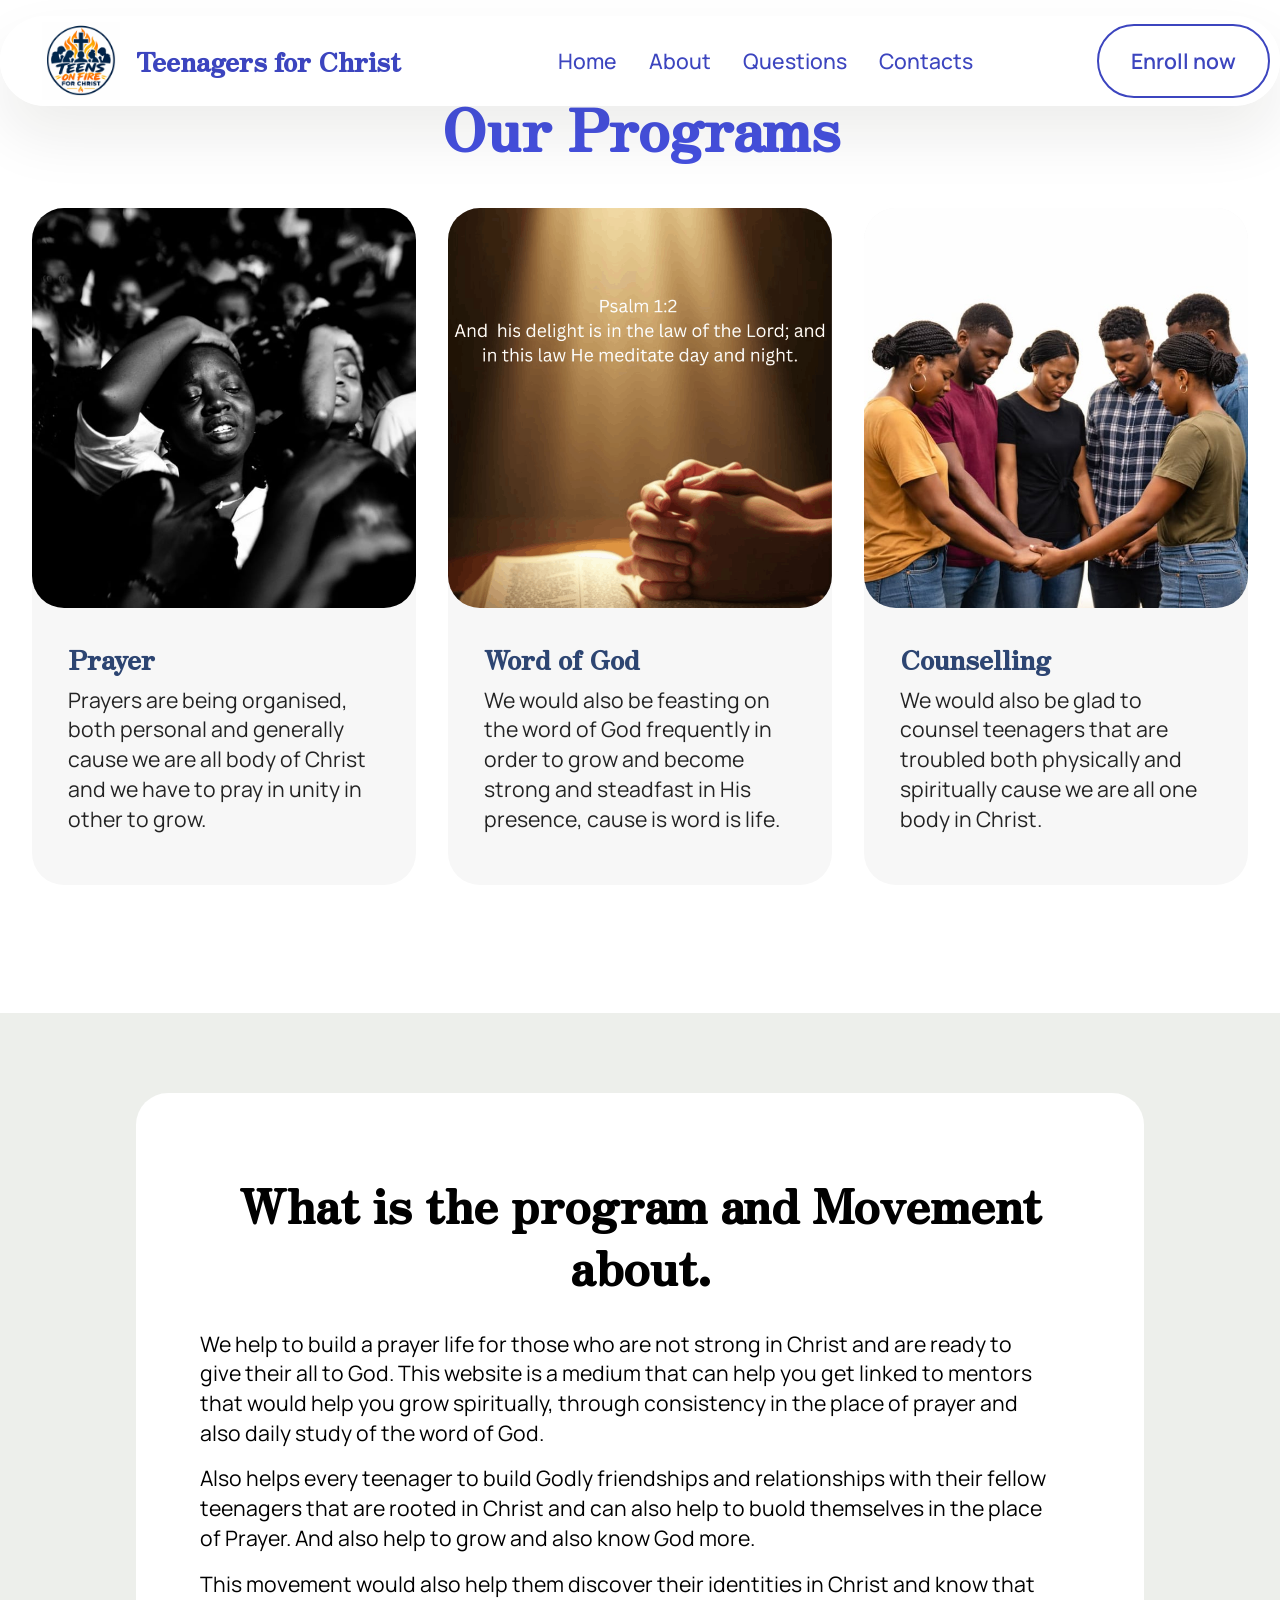
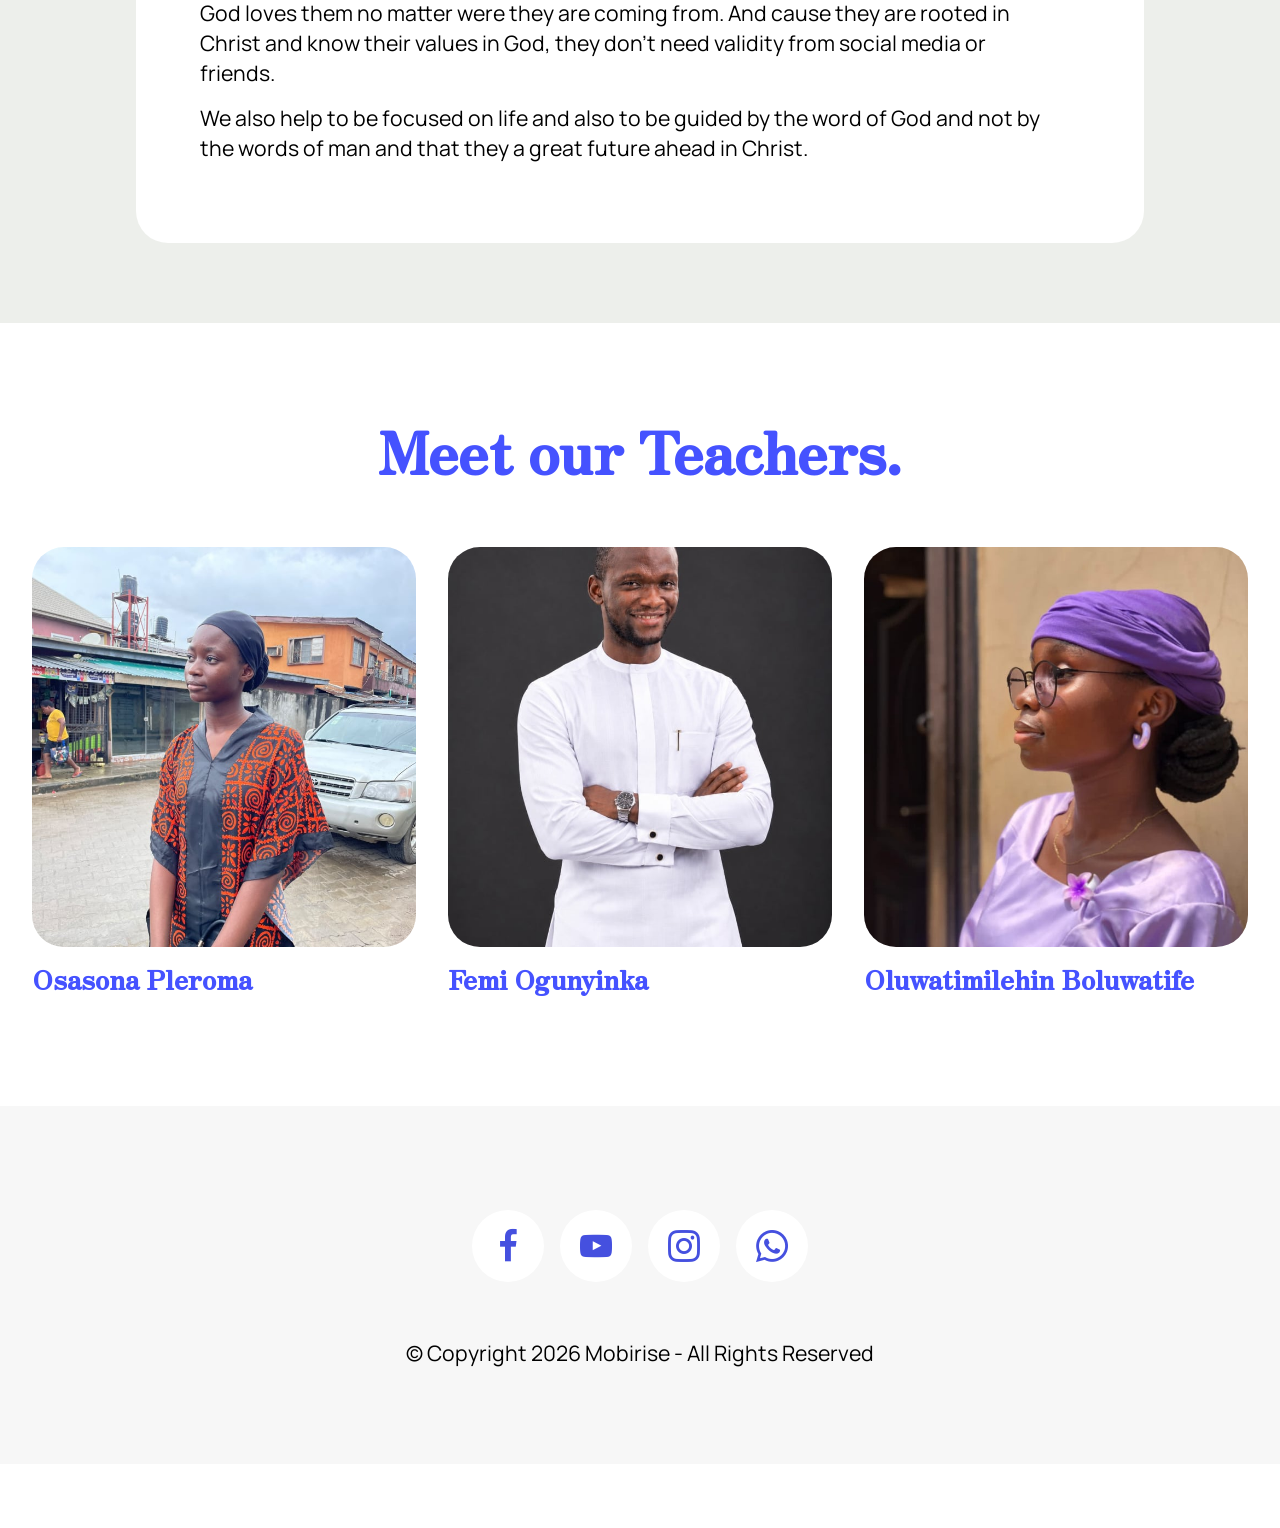
<file: page1.html>
<!DOCTYPE html>
<html  >
<head>
  <!-- Site made with Mobirise Website Builder v6.0.6, https://mobirise.com -->
  <meta charset="UTF-8">
  <meta http-equiv="X-UA-Compatible" content="IE=edge">
  <meta name="generator" content="Mobirise v6.0.6, mobirise.com">
  <meta name="viewport" content="width=device-width, initial-scale=1, minimum-scale=1">
  <link rel="shortcut icon" href="assets/images/chatgpt20image20oct2012020262001-33-4120pm-96x96.png" type="image/x-icon">
  <meta name="description" content="">
  
  
  <title>About</title>
  <link rel="stylesheet" href="assets/web/assets/mobirise-icons2/mobirise2.css">
  <link rel="stylesheet" href="assets/bootstrap/css/bootstrap.min.css">
  <link rel="stylesheet" href="assets/bootstrap/css/bootstrap-grid.min.css">
  <link rel="stylesheet" href="assets/bootstrap/css/bootstrap-reboot.min.css">
  <link rel="stylesheet" href="assets/animatecss/animate.css">
  <link rel="stylesheet" href="assets/dropdown/css/style.css">
  <link rel="stylesheet" href="assets/socicon/css/styles.css">
  <link rel="stylesheet" href="assets/theme/css/style.css">
  <link rel="preload" href="https://fonts.googleapis.com/css?family=Zen+Antique:400&display=swap" as="style" onload="this.onload=null;this.rel='stylesheet'">
  <noscript><link rel="stylesheet" href="https://fonts.googleapis.com/css?family=Zen+Antique:400&display=swap"></noscript>
  <link rel="preload" href="https://fonts.googleapis.com/css?family=Manrope:200,300,400,500,600,700,800&display=swap" as="style" onload="this.onload=null;this.rel='stylesheet'">
  <noscript><link rel="stylesheet" href="https://fonts.googleapis.com/css?family=Manrope:200,300,400,500,600,700,800&display=swap"></noscript>
  <link rel="preload" as="style" href="assets/mobirise/css/mbr-additional.css?v=KJggZm"><link rel="stylesheet" href="assets/mobirise/css/mbr-additional.css?v=KJggZm" type="text/css">

  
  
  
</head>
<body>
  
  <section data-bs-version="5.1" class="menu menu1 cid-vxxhM31rbS" once="menu" id="menu01-1">
	

	<nav class="navbar navbar-dropdown navbar-fixed-top navbar-expand-lg">
		<div class="container">
			<div class="navbar-brand">
				<span class="navbar-logo">
					<a href="https://mobiri.se">
						<img src="assets/images/chatgpt20image20oct2012020262001-33-4120pm-96x96.png" alt="Mobirise Website Builder" style="height: 4.9rem;">
					</a>
				</span>
				<span class="navbar-caption-wrap"><a class="navbar-caption text-secondary display-5" href="https://mobiri.se">Teenagers for Christ</a></span>
			</div>
			<button class="navbar-toggler" type="button" data-toggle="collapse" data-bs-toggle="collapse" data-target="#navbarSupportedContent" data-bs-target="#navbarSupportedContent" aria-controls="navbarNavAltMarkup" aria-expanded="false" aria-label="Toggle navigation">
				<div class="hamburger">
					<span></span>
					<span></span>
					<span></span>
					<span></span>
				</div>
			</button>
			<div class="collapse navbar-collapse" id="navbarSupportedContent">
				<ul class="navbar-nav nav-dropdown" data-app-modern-menu="true"><li class="nav-item">
						<a class="nav-link link text-secondary text-primary display-4" href="index.html">Home</a>
					</li>
					<li class="nav-item">
						<a class="nav-link link text-secondary text-primary display-4" href="page1.html" aria-expanded="false">About</a>
					</li>
					<li class="nav-item">
						<a class="nav-link link text-secondary text-primary display-4" href="page2.html">Questions</a>
					</li><li class="nav-item"><a class="nav-link link text-secondary text-primary display-4" href="page3.html">Contacts</a></li></ul>
				
				<div class="navbar-buttons mbr-section-btn"><a class="btn btn-secondary-outline display-4" href="page4.html"> Enroll now</a></div>
			</div>
		</div>
	</nav>
</section>

<section data-bs-version="5.1" class="features4 cid-vxxhM9WLgn" id="features04-4">
	
	
	<div class="container">
		<div class="mbr-section-head mb-5">
			<h4 class="mbr-section-title mbr-fonts-style align-left mb-3 display-1"><strong>Our Programs</strong></h4>
			
			
		</div>
		<div class="row">
			<div class="item features-image col-12 col-md-6 col-lg-4">
				<div class="item-wrapper">
					<div class="item-img">
						<img src="assets/images/tears20for20peace-702x957.jpg" alt="Mobirise Website Builder">
					</div>
					<div class="item-content">
						<h5 class="item-title mbr-fonts-style display-5"><strong>Prayer</strong></h5>
						
						<p class="mbr-text mbr-fonts-style display-7">Prayers are being organised,&nbsp; both personal and generally cause we are all body of Christ and we have to pray in unity in other to grow.</p>
						
					</div>

				</div>
			</div>
			<div class="item features-image col-12 col-md-6 col-lg-4">
				<div class="item-wrapper">
					<div class="item-img">
						<img src="assets/images/psalm201220and20his20delight20is20in20the20law20of20the20lord20and20in20this20law20he20meditate20day20and20night.-702x878.png" alt="Mobirise Website Builder">
					</div>
					<div class="item-content">
						<h5 class="item-title mbr-fonts-style display-5"><strong>Word of God</strong></h5>
						
						<p class="mbr-text mbr-fonts-style display-7">We would also be feasting on the word of God frequently in order to grow and become strong and steadfast in His presence, cause is word is life.</p>
						
					</div>
				</div>
			</div>
			<div class="item features-image col-12 col-md-6 col-lg-4">
				<div class="item-wrapper">
					<div class="item-img">
						<img src="assets/images/christian20group20prayer20e2809320african20faith20unity2020spiritual20growth20inspiration201-702x1053.jpg" alt="Mobirise Website Builder">
					</div>
					<div class="item-content">
						<h5 class="item-title mbr-fonts-style display-5">
							<strong>Counselling&nbsp;</strong></h5>
						
						<p class="mbr-text mbr-fonts-style display-7">We would also be glad to counsel teenagers that are troubled both physically and spiritually cause we are all one body in Christ.</p>
						
					</div>
				</div>
			</div>
			
			
			
		</div>
	</div>
</section>

<section data-bs-version="5.1" class="article07 cid-vxxhMcb4Wk" id="article07-5">
  

  
  
  <div class="container">
    <div class="row justify-content-center">
      <div class="card col-md-12 col-lg-10">
        <div class="card-wrapper">
          <h3 class="card-title mbr-fonts-style mbr-white mt-3 mb-4 display-2"><strong>What is the program and Movement about.</strong></h3>
          <div class="row card-box align-left">
            <div class="item features-without-image col-12">
              <div class="item-wrapper">
                
                <p class="mbr-text mbr-fonts-style display-7">We help to build a prayer life for those who are not strong in Christ and are ready to give their all to God. This website is a medium that can help you get linked to mentors that would help you grow spiritually, through consistency in the place of prayer and also daily study of the word of God.</p>
              </div>
            </div>
            <div class="item features-without-image col-12">
              <div class="item-wrapper">
                
                <p class="mbr-text mbr-fonts-style display-7">Also helps every teenager to build Godly friendships and relationships with their fellow teenagers that are rooted in Christ and can also help to buold themselves in the place of Prayer. And also help to grow and also know God more.</p>
              </div>
            </div>
            <div class="item features-without-image col-12">
              <div class="item-wrapper">
                
                <p class="mbr-text mbr-fonts-style display-7">This movement would also help them discover their identities in Christ and know that God loves them no matter were they are coming from. And cause they are rooted in Christ and know their values in God, they don't need validity from social media or friends.</p>
              </div>
            </div>
            <div class="item features-without-image col-12">
              <div class="item-wrapper">
                
                <p class="mbr-text mbr-fonts-style display-7">We also help to be focused on life and also to be guided by the word of God and not by the words of man and that they a great future ahead in Christ.</p>
              </div>
            </div>
          </div>
          
        </div>
      </div>
    </div>
  </div>
</section>

<section data-bs-version="5.1" class="people3 cid-vxxhMedKh4" id="people03-6">
	
	
	<div class="container">
		<div class="mbr-section-head mb-4">
			<h4 class="mbr-section-title mbr-fonts-style align-center mb-3 display-1">
				<strong>Meet our Teachers.</strong></h4>
			
		</div>
		<div class="row">
			<div class="item features-image col-12 col-md-6 col-lg-4">
				<div class="item-wrapper">
					<div class="item-img mb-3">
						<img src="assets/images/img-20261007-wa0093-702x936.jpg" alt="Mobirise Website Builder" title="">
					</div>
					<div class="item-content align-left">
						
						<h6 class="item-subtitle mbr-fonts-style mb-3 display-5"><strong>Osasona Pleroma</strong></h6>
						
					</div>
					
				</div>
			</div>
			<div class="item features-image col-12 col-md-6 col-lg-4">
				<div class="item-wrapper">
					<div class="item-img mb-3">
						<img src="assets/images/img-20261009-wa0005-702x1053.jpg" alt="Mobirise Website Builder" title="">
					</div>
					<div class="item-content align-left">
						
						<h6 class="item-subtitle mbr-fonts-style mb-3 display-5"><strong>Femi Ogunyinka</strong></h6>
						
					</div>
					
				</div>
			</div>
			<div class="item features-image col-12 col-md-6 col-lg-4">
				<div class="item-wrapper">
					<div class="item-img mb-3">
						<img src="assets/images/img-20261007-wa0136-702x936.jpg" alt="Mobirise Website Builder" title="">
					</div>
					<div class="item-content align-left">
						
						<h6 class="item-subtitle mbr-fonts-style mb-3 display-5"><strong>Oluwatimilehin Boluwatife</strong></h6>
						
					</div>
					
				</div>
			</div>
		</div>
	</div>
</section>

<section data-bs-version="5.1" class="footer3 programm5 cid-vxxhMuAzwN" once="footers" id="footer03-a">

        

    

    <div class="container">
        <div class="row">

            

            <div class="col-12">
                <div class="social-row">
                    <div class="soc-item">
                        <a href="https://mobiri.se/" target="_blank">
                            <span class="mbr-iconfont socicon socicon-facebook display-7"></span>
                        </a>
                    </div>
                    <div class="soc-item">
                        <a href="https://mobiri.se/" target="_blank">
                            <span class="mbr-iconfont socicon-youtube socicon"></span>
                        </a>
                    </div>
                    <div class="soc-item">
                        <a href="https://mobiri.se/" target="_blank">
                            <span class="mbr-iconfont socicon-instagram socicon"></span>
                        </a>
                    </div>
                    <div class="soc-item">
                        <a href="https://mobiri.se/" target="_blank">
                            <span class="mbr-iconfont socicon-whatsapp socicon"></span>
                        </a>
                    </div>
                    
                </div>
            </div>
            <div class="col-12 mt-5">
                <p class="mbr-fonts-style copyright display-7">
                    © Copyright 2026 Mobirise - All Rights Reserved
                </p>
            </div>
        </div>
    </div>
</section><section class="display-7" style="padding: 0;align-items: center;justify-content: center;flex-wrap: wrap;    align-content: center;display: flex;position: relative;height: 4rem;"><a href="https://mobiri.se/3116024" style="flex: 1 1;height: 4rem;position: absolute;width: 100%;z-index: 1;"><img alt=" Free Web  Builder Software" style="height: 4rem;" src="[data-uri]"></a><p style="margin: 0;text-align: center;" class="display-7">Designed with Mobirise &#8204;</p><a style="z-index:1" href="https://mobirise.com/web-page-maker.html">Web Page Maker</a></section><script src="assets/bootstrap/js/bootstrap.bundle.min.js"></script>  <script src="assets/smoothscroll/smooth-scroll.js"></script>  <script src="assets/ytplayer/index.js"></script>  <script src="assets/dropdown/js/navbar-dropdown.js"></script>  <script src="assets/theme/js/script.js"></script>  
  
  
  <input name="animation" type="hidden">
  </body>
</html>
</file>
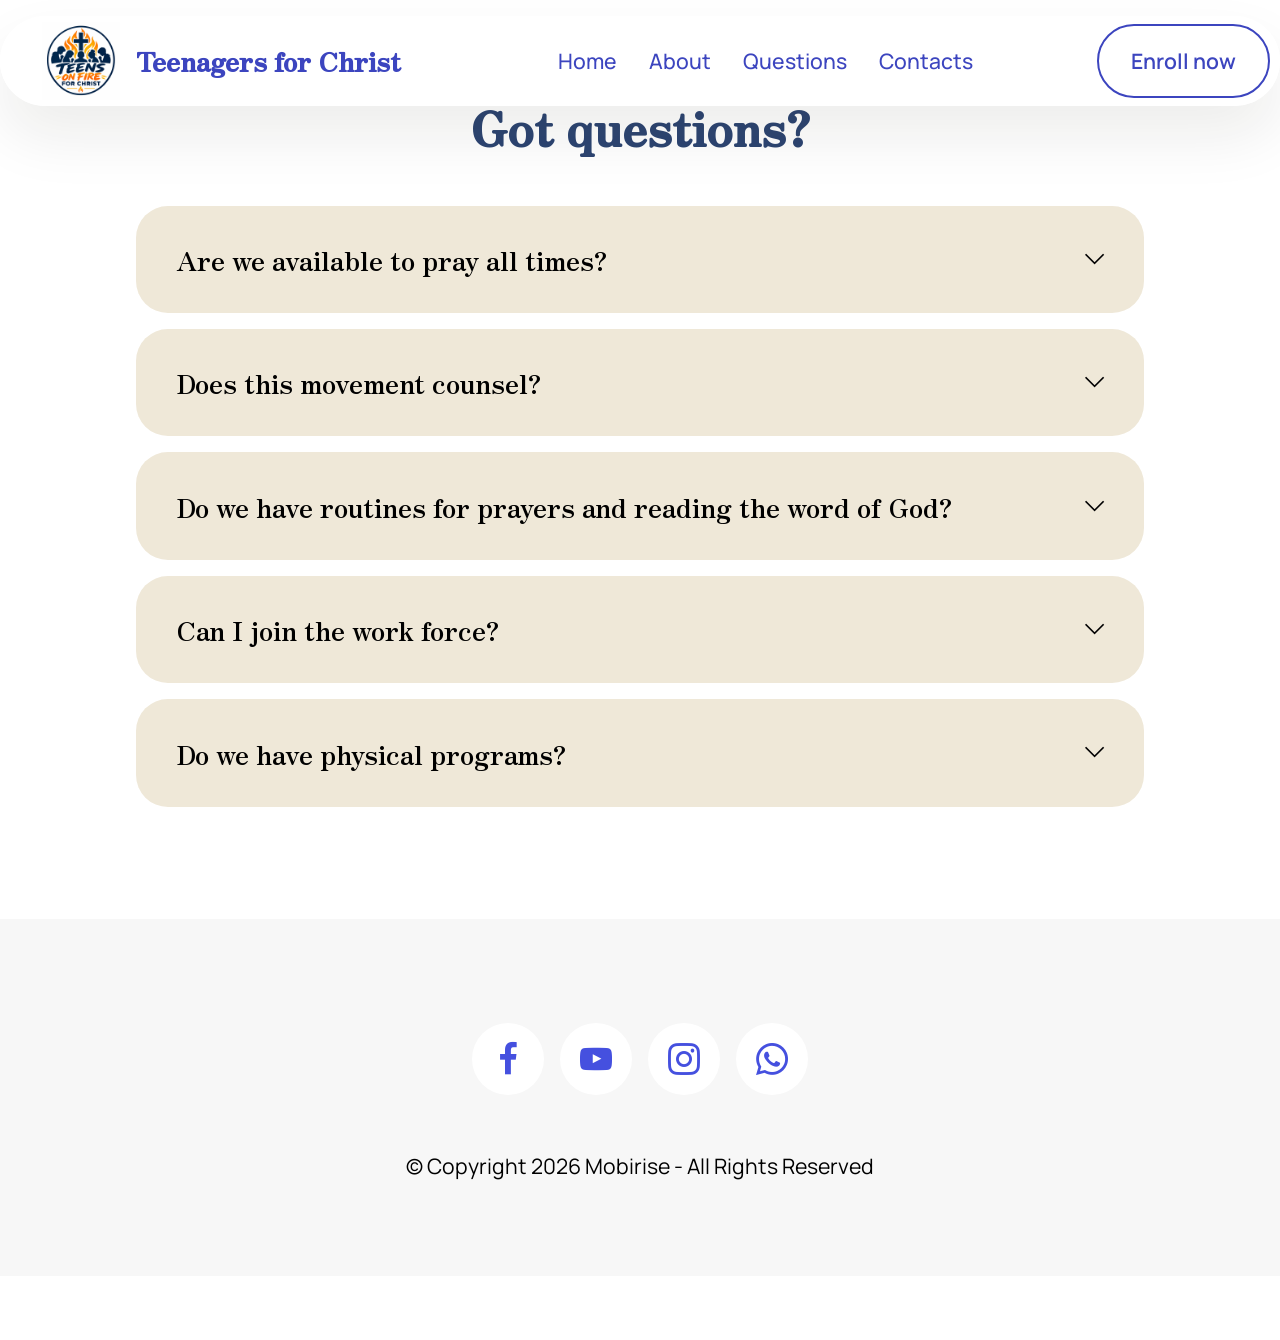
<file: page2.html>
<!DOCTYPE html>
<html  >
<head>
  <!-- Site made with Mobirise Website Builder v6.0.6, https://mobirise.com -->
  <meta charset="UTF-8">
  <meta http-equiv="X-UA-Compatible" content="IE=edge">
  <meta name="generator" content="Mobirise v6.0.6, mobirise.com">
  <meta name="viewport" content="width=device-width, initial-scale=1, minimum-scale=1">
  <link rel="shortcut icon" href="assets/images/chatgpt20image20oct2012020262001-33-4120pm-96x96.png" type="image/x-icon">
  <meta name="description" content="">
  
  
  <title>Questions</title>
  <link rel="stylesheet" href="assets/web/assets/mobirise-icons2/mobirise2.css">
  <link rel="stylesheet" href="assets/bootstrap/css/bootstrap.min.css">
  <link rel="stylesheet" href="assets/bootstrap/css/bootstrap-grid.min.css">
  <link rel="stylesheet" href="assets/bootstrap/css/bootstrap-reboot.min.css">
  <link rel="stylesheet" href="assets/animatecss/animate.css">
  <link rel="stylesheet" href="assets/dropdown/css/style.css">
  <link rel="stylesheet" href="assets/socicon/css/styles.css">
  <link rel="stylesheet" href="assets/theme/css/style.css">
  <link rel="preload" href="https://fonts.googleapis.com/css?family=Zen+Antique:400&display=swap" as="style" onload="this.onload=null;this.rel='stylesheet'">
  <noscript><link rel="stylesheet" href="https://fonts.googleapis.com/css?family=Zen+Antique:400&display=swap"></noscript>
  <link rel="preload" href="https://fonts.googleapis.com/css?family=Manrope:200,300,400,500,600,700,800&display=swap" as="style" onload="this.onload=null;this.rel='stylesheet'">
  <noscript><link rel="stylesheet" href="https://fonts.googleapis.com/css?family=Manrope:200,300,400,500,600,700,800&display=swap"></noscript>
  <link rel="preload" as="style" href="assets/mobirise/css/mbr-additional.css?v=guAbhu"><link rel="stylesheet" href="assets/mobirise/css/mbr-additional.css?v=guAbhu" type="text/css">

  
  
  
</head>
<body>
  
  <section data-bs-version="5.1" class="menu menu1 cid-vxxhSjjIZv" once="menu" id="menu01-b">
	

	<nav class="navbar navbar-dropdown navbar-fixed-top navbar-expand-lg">
		<div class="container">
			<div class="navbar-brand">
				<span class="navbar-logo">
					<a href="https://mobiri.se">
						<img src="assets/images/chatgpt20image20oct2012020262001-33-4120pm-96x96.png" alt="Mobirise Website Builder" style="height: 4.9rem;">
					</a>
				</span>
				<span class="navbar-caption-wrap"><a class="navbar-caption text-secondary display-5" href="https://mobiri.se">Teenagers for Christ</a></span>
			</div>
			<button class="navbar-toggler" type="button" data-toggle="collapse" data-bs-toggle="collapse" data-target="#navbarSupportedContent" data-bs-target="#navbarSupportedContent" aria-controls="navbarNavAltMarkup" aria-expanded="false" aria-label="Toggle navigation">
				<div class="hamburger">
					<span></span>
					<span></span>
					<span></span>
					<span></span>
				</div>
			</button>
			<div class="collapse navbar-collapse" id="navbarSupportedContent">
				<ul class="navbar-nav nav-dropdown" data-app-modern-menu="true"><li class="nav-item">
						<a class="nav-link link text-secondary text-primary display-4" href="index.html">Home</a>
					</li>
					<li class="nav-item">
						<a class="nav-link link text-secondary text-primary display-4" href="page1.html" aria-expanded="false">About</a>
					</li>
					<li class="nav-item">
						<a class="nav-link link text-secondary text-primary display-4" href="page2.html">Questions</a>
					</li><li class="nav-item"><a class="nav-link link text-secondary text-primary display-4" href="page3.html">Contacts</a></li></ul>
				
				<div class="navbar-buttons mbr-section-btn"><a class="btn btn-secondary-outline display-4" href="page4.html"> Enroll now</a></div>
			</div>
		</div>
	</nav>
</section>

<section data-bs-version="5.1" class="list1 cid-vxxhSuVOLm" id="list01-h">
	
	
	<div class="container">
		<div class="row justify-content-center">
			<div class="col-12 col-md-12 col-lg-10 m-auto">
				<div class="content">
					<div class="mbr-section-head align-left mb-5">
						
						<h3 class="mbr-section-title mb-2 mbr-fonts-style display-2">
							<strong>Got questions?</strong>
						</h3>
					</div>
					<div id="bootstrap-accordion_17" class="panel-group accordionStyles accordion" role="tablist" aria-multiselectable="true">
						<div class="card mb-3">
							<div class="card-header" role="tab" id="headingOne">
								<a role="button" class="panel-title collapsed" data-toggle="collapse" data-bs-toggle="collapse" data-core="" href="#collapse1_17" aria-expanded="false" aria-controls="collapse1">
									<h6 class="panel-title-edit mbr-semibold mbr-fonts-style mb-0 display-5">Are we available to pray all times?</h6>
									<span class="sign mbr-iconfont mobi-mbri-arrow-down"></span>
								</a>
							</div>
							<div id="collapse1_17" class="panel-collapse noScroll collapse" role="tabpanel" aria-labelledby="headingOne" data-parent="#accordion" data-bs-parent="#bootstrap-accordion_17">
								<div class="panel-body">
									<p class="mbr-fonts-style panel-text display-7">Sure, we are always available to pray with you and also share the word of God with you, though we still have general prayer.</p>
								</div>
							</div>
						</div>
						<div class="card mb-3">
							<div class="card-header" role="tab" id="headingOne">
								<a role="button" class="panel-title collapsed" data-toggle="collapse" data-bs-toggle="collapse" data-core="" href="#collapse2_17" aria-expanded="false" aria-controls="collapse2">
									<h6 class="panel-title-edit mbr-semibold mbr-fonts-style mb-0 display-5">Does this movement counsel?</h6>
									<span class="sign mbr-iconfont mobi-mbri-arrow-down"></span>
								</a>
							</div>
							<div id="collapse2_17" class="panel-collapse noScroll collapse" role="tabpanel" aria-labelledby="headingOne" data-parent="#accordion" data-bs-parent="#bootstrap-accordion_17">
								<div class="panel-body">
									<p class="mbr-fonts-style panel-text display-7">Sure we counsel young teenagers that are lost are looking for Christ and needs to be guided, cause Christ would never leave a lost Sheep behind.</p>
								</div>
							</div>
						</div>
						<div class="card mb-3">
							<div class="card-header" role="tab" id="headingOne">
								<a role="button" class="panel-title collapsed" data-toggle="collapse" data-bs-toggle="collapse" data-core="" href="#collapse3_17" aria-expanded="false" aria-controls="collapse3">
									<h6 class="panel-title-edit mbr-semibold mbr-fonts-style mb-0 display-5">Do we have routines for prayers and reading the word of God?</h6>
									<span class="sign mbr-iconfont mobi-mbri-arrow-down"></span>
								</a>
							</div>
							<div id="collapse3_17" class="panel-collapse noScroll collapse" role="tabpanel" aria-labelledby="headingOne" data-parent="#accordion" data-bs-parent="#bootstrap-accordion_17">
								<div class="panel-body">
									<p class="mbr-fonts-style panel-text display-7">Yes, we have times we pray and study the word of God together and also learn the word of God cause we are Teenagers that want to grow in Christ.</p>
								</div>
							</div>
						</div>
						<div class="card mb-3">
							<div class="card-header" role="tab" id="headingOne">
								<a role="button" class="panel-title collapsed" data-toggle="collapse" data-bs-toggle="collapse" data-core="" href="#collapse4_17" aria-expanded="false" aria-controls="collapse4">
									<h6 class="panel-title-edit mbr-semibold mbr-fonts-style mb-0 display-5">Can I join the work force?&nbsp;</h6>
									<span class="sign mbr-iconfont mobi-mbri-arrow-down"></span>
								</a>
							</div>
							<div id="collapse4_17" class="panel-collapse noScroll collapse" role="tabpanel" aria-labelledby="headingOne" data-parent="#accordion" data-bs-parent="#bootstrap-accordion_17">
								<div class="panel-body">
									<p class="mbr-fonts-style panel-text display-7">Sure you can join the work force cause we also need hands to help others</p>
								</div>
							</div>
						</div>
						<div class="card mb-3">
							<div class="card-header" role="tab" id="headingOne">
								<a role="button" class="panel-title collapsed" data-toggle="collapse" data-bs-toggle="collapse" data-core="" href="#collapse5_17" aria-expanded="false" aria-controls="collapse5">
									<h6 class="panel-title-edit mbr-semibold mbr-fonts-style mb-0 display-5">Do we have physical programs?</h6>
									<span class="sign mbr-iconfont mobi-mbri-arrow-down"></span>
								</a>
							</div>
							<div id="collapse5_17" class="panel-collapse noScroll collapse" role="tabpanel" aria-labelledby="headingOne" data-parent="#accordion" data-bs-parent="#bootstrap-accordion_17">
								<div class="panel-body">
									<p class="mbr-fonts-style panel-text display-7">
										Yes, we have physical programs, were we come together to pray, receive from God, praise God, listen to the word of God and also have lot of fun activities.</p>
								</div>
							</div>
						</div>
						
					</div>
				</div>
			</div>
		</div>
	</div>
</section>

<section data-bs-version="5.1" class="footer3 programm5 cid-vxxhSzeGmD" once="footers" id="footer03-k">

        

    

    <div class="container">
        <div class="row">

            

            <div class="col-12">
                <div class="social-row">
                    <div class="soc-item">
                        <a href="https://mobiri.se/" target="_blank">
                            <span class="mbr-iconfont socicon socicon-facebook display-7"></span>
                        </a>
                    </div>
                    <div class="soc-item">
                        <a href="https://mobiri.se/" target="_blank">
                            <span class="mbr-iconfont socicon-youtube socicon"></span>
                        </a>
                    </div>
                    <div class="soc-item">
                        <a href="https://mobiri.se/" target="_blank">
                            <span class="mbr-iconfont socicon-instagram socicon"></span>
                        </a>
                    </div>
                    <div class="soc-item">
                        <a href="https://mobiri.se/" target="_blank">
                            <span class="mbr-iconfont socicon-whatsapp socicon"></span>
                        </a>
                    </div>
                    
                </div>
            </div>
            <div class="col-12 mt-5">
                <p class="mbr-fonts-style copyright display-7">
                    © Copyright 2026 Mobirise - All Rights Reserved
                </p>
            </div>
        </div>
    </div>
</section><section class="display-7" style="padding: 0;align-items: center;justify-content: center;flex-wrap: wrap;    align-content: center;display: flex;position: relative;height: 4rem;"><a href="https://mobiri.se/3116024" style="flex: 1 1;height: 4rem;position: absolute;width: 100%;z-index: 1;"><img alt=" Web Site  Building Software" style="height: 4rem;" src="[data-uri]"></a><p style="margin: 0;text-align: center;" class="display-7">Built with Mobirise &#8204;</p><a style="z-index:1" href="https://mobirise.com/offline-website-builder.html">Free Offline Website Builder</a></section><script src="assets/bootstrap/js/bootstrap.bundle.min.js"></script>  <script src="assets/smoothscroll/smooth-scroll.js"></script>  <script src="assets/ytplayer/index.js"></script>  <script src="assets/dropdown/js/navbar-dropdown.js"></script>  <script src="assets/mbr-switch-arrow/mbr-switch-arrow.js"></script>  <script src="assets/theme/js/script.js"></script>  
  
  
  <input name="animation" type="hidden">
  </body>
</html>
</file>
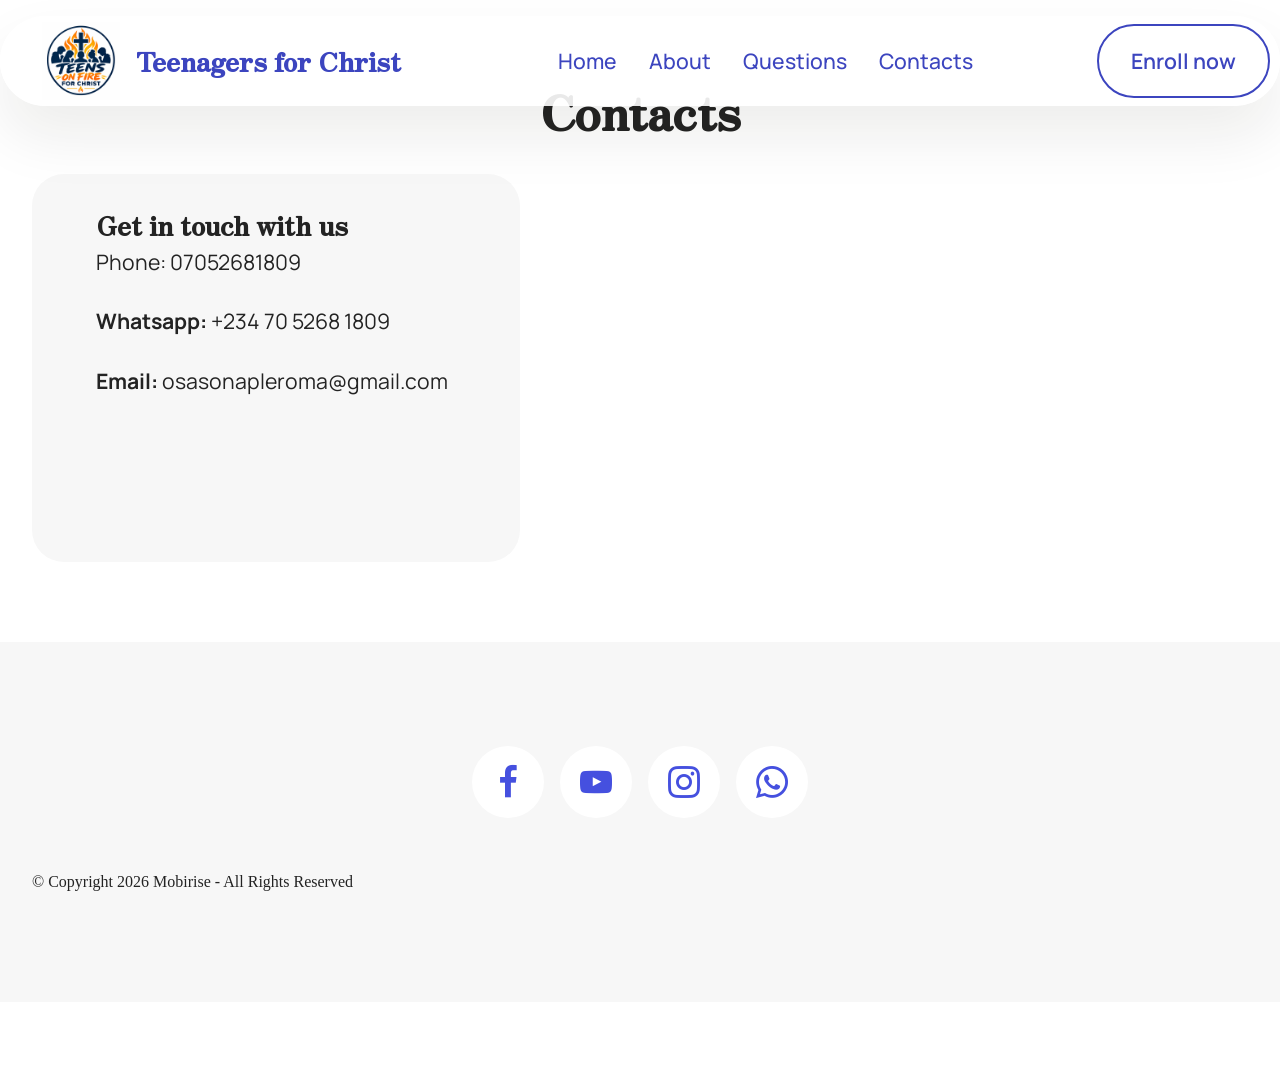
<file: page3.html>
<!DOCTYPE html>
<html  >
<head>
  <!-- Site made with Mobirise Website Builder v6.0.6, https://mobirise.com -->
  <meta charset="UTF-8">
  <meta http-equiv="X-UA-Compatible" content="IE=edge">
  <meta name="generator" content="Mobirise v6.0.6, mobirise.com">
  <meta name="viewport" content="width=device-width, initial-scale=1, minimum-scale=1">
  <link rel="shortcut icon" href="assets/images/chatgpt20image20oct2012020262001-33-4120pm-96x96.png" type="image/x-icon">
  <meta name="description" content="">
  
  
  <title>Contacts</title>
  <link rel="stylesheet" href="assets/web/assets/mobirise-icons2/mobirise2.css">
  <link rel="stylesheet" href="assets/bootstrap/css/bootstrap.min.css">
  <link rel="stylesheet" href="assets/bootstrap/css/bootstrap-grid.min.css">
  <link rel="stylesheet" href="assets/bootstrap/css/bootstrap-reboot.min.css">
  <link rel="stylesheet" href="assets/animatecss/animate.css">
  <link rel="stylesheet" href="assets/dropdown/css/style.css">
  <link rel="stylesheet" href="assets/socicon/css/styles.css">
  <link rel="stylesheet" href="assets/theme/css/style.css">
  <link rel="preload" href="https://fonts.googleapis.com/css?family=Zen+Antique:400&display=swap" as="style" onload="this.onload=null;this.rel='stylesheet'">
  <noscript><link rel="stylesheet" href="https://fonts.googleapis.com/css?family=Zen+Antique:400&display=swap"></noscript>
  <link rel="preload" href="https://fonts.googleapis.com/css?family=Manrope:200,300,400,500,600,700,800&display=swap" as="style" onload="this.onload=null;this.rel='stylesheet'">
  <noscript><link rel="stylesheet" href="https://fonts.googleapis.com/css?family=Manrope:200,300,400,500,600,700,800&display=swap"></noscript>
  <link rel="preload" as="style" href="assets/mobirise/css/mbr-additional.css?v=OLquWb"><link rel="stylesheet" href="assets/mobirise/css/mbr-additional.css?v=OLquWb" type="text/css">

  
  
  
</head>
<body>
  
  <section data-bs-version="5.1" class="menu menu1 cid-vxxhWmmXBn" once="menu" id="menu01-l">
	

	<nav class="navbar navbar-dropdown navbar-fixed-top navbar-expand-lg">
		<div class="container">
			<div class="navbar-brand">
				<span class="navbar-logo">
					<a href="https://mobiri.se">
						<img src="assets/images/chatgpt20image20oct2012020262001-33-4120pm-96x96.png" alt="Mobirise Website Builder" style="height: 4.9rem;">
					</a>
				</span>
				<span class="navbar-caption-wrap"><a class="navbar-caption text-secondary display-5" href="https://mobiri.se">Teenagers for Christ</a></span>
			</div>
			<button class="navbar-toggler" type="button" data-toggle="collapse" data-bs-toggle="collapse" data-target="#navbarSupportedContent" data-bs-target="#navbarSupportedContent" aria-controls="navbarNavAltMarkup" aria-expanded="false" aria-label="Toggle navigation">
				<div class="hamburger">
					<span></span>
					<span></span>
					<span></span>
					<span></span>
				</div>
			</button>
			<div class="collapse navbar-collapse" id="navbarSupportedContent">
				<ul class="navbar-nav nav-dropdown" data-app-modern-menu="true"><li class="nav-item">
						<a class="nav-link link text-secondary text-primary display-7" href="index.html">Home</a>
					</li>
					<li class="nav-item">
						<a class="nav-link link text-secondary text-primary display-7" href="page1.html" aria-expanded="false">About</a>
					</li>
					<li class="nav-item">
						<a class="nav-link link text-secondary text-primary display-7" href="page2.html">Questions</a>
					</li><li class="nav-item"><a class="nav-link link text-secondary text-primary display-7" href="page3.html">Contacts</a></li></ul>
				
				<div class="navbar-buttons mbr-section-btn"><a class="btn btn-secondary-outline display-4" href="page4.html"> Enroll now</a></div>
			</div>
		</div>
	</nav>
</section>

<section data-bs-version="5.1" class="contacts3 map1 cid-vxxhWB9gKI" id="contacts3-t">

    

    
    
    <div class="container">
        <div class="mbr-section-head">
            <h3 class="mbr-section-title mbr-fonts-style align-center mb-0 display-2">
                <strong>Contacts</strong>
            </h3>
            
        </div>
        <div class="row justify-content-center mt-4">
            <div class="card col-12 col-md-5">
                <div class="card-wrapper">
                    <div class="text-wrapper">
                        <h6 class="card-title mbr-fonts-style mb-1 display-5"><strong>Get in touch with us</strong></h6>
                        <p class="mbr-text mbr-fonts-style display-7">Phone: 07052681809<br><br><strong>Whatsapp:</strong>&nbsp;+234 70 5268 1809<br><br><strong>Email:</strong>&nbsp;osasonapleroma@gmail.com<br><br><br><br><br>
                        </p>
                    </div>
                </div>

            </div>
            <div class="map-wrapper col-12 col-md-7">
                <div class="google-map"><iframe frameborder="0" style="border:0" src="https://www.google.com/maps/embed?pb=!1m18!1m12!1m3!1d3964.0491356807593!2d3.340840473646559!3d6.515465293476977!2m3!1f0!2f0!3f0!3m2!1i1024!2i768!4f13.1!3m3!1m2!1s0x103b8c28c8f7faeb%3A0x2f4dd94c765eccc4!2s181%2C%20183%20Itire%20St%2C%20Itire%2C%20Lagos%20102215%2C%20Lagos!5e0!3m2!1sen!2sng!4v1791542626470!5m2!1sen!2sng" allowfullscreen=""></iframe></div>
            </div>
        </div>
    </div>
</section>

<section data-bs-version="5.1" class="footer3 programm5 cid-vxxhWCVOWx" once="footers" id="footer03-u">

        

    

    <div class="container">
        <div class="row">

            

            <div class="col-12">
                <div class="social-row">
                    <div class="soc-item">
                        <a href="https://mobiri.se/" target="_blank">
                            <span class="mbr-iconfont socicon socicon-facebook display-7"></span>
                        </a>
                    </div>
                    <div class="soc-item">
                        <a href="https://mobiri.se/" target="_blank">
                            <span class="mbr-iconfont socicon-youtube socicon"></span>
                        </a>
                    </div>
                    <div class="soc-item">
                        <a href="https://mobiri.se/" target="_blank">
                            <span class="mbr-iconfont socicon-instagram socicon"></span>
                        </a>
                    </div>
                    <div class="soc-item">
                        <a href="https://mobiri.se/" target="_blank">
                            <span class="mbr-iconfont socicon-whatsapp socicon"></span>
                        </a>
                    </div>
                    
                </div>
            </div>
            <div class="col-12 mt-5">
                <p class="mbr-fonts-style copyright display-4"></p><p>© Copyright 2026 Mobirise - All Rights Reserved
                </p><p></p>
            </div>
        </div>
    </div>
</section><section class="display-7" style="padding: 0;align-items: center;justify-content: center;flex-wrap: wrap;    align-content: center;display: flex;position: relative;height: 4rem;"><a href="https://mobiri.se/3116024" style="flex: 1 1;height: 4rem;position: absolute;width: 100%;z-index: 1;"><img alt=" Web  Software" style="height: 4rem;" src="[data-uri]"></a><p style="margin: 0;text-align: center;" class="display-7">Built with Mobirise &#8204;</p><a style="z-index:1" href="https://mobirise.com/html-builder.html">Best HTML Website Builder</a></section><script src="assets/bootstrap/js/bootstrap.bundle.min.js"></script>  <script src="assets/smoothscroll/smooth-scroll.js"></script>  <script src="assets/ytplayer/index.js"></script>  <script src="assets/dropdown/js/navbar-dropdown.js"></script>  <script src="assets/theme/js/script.js"></script>  
  
  
  <input name="animation" type="hidden">
  </body>
</html>
</file>
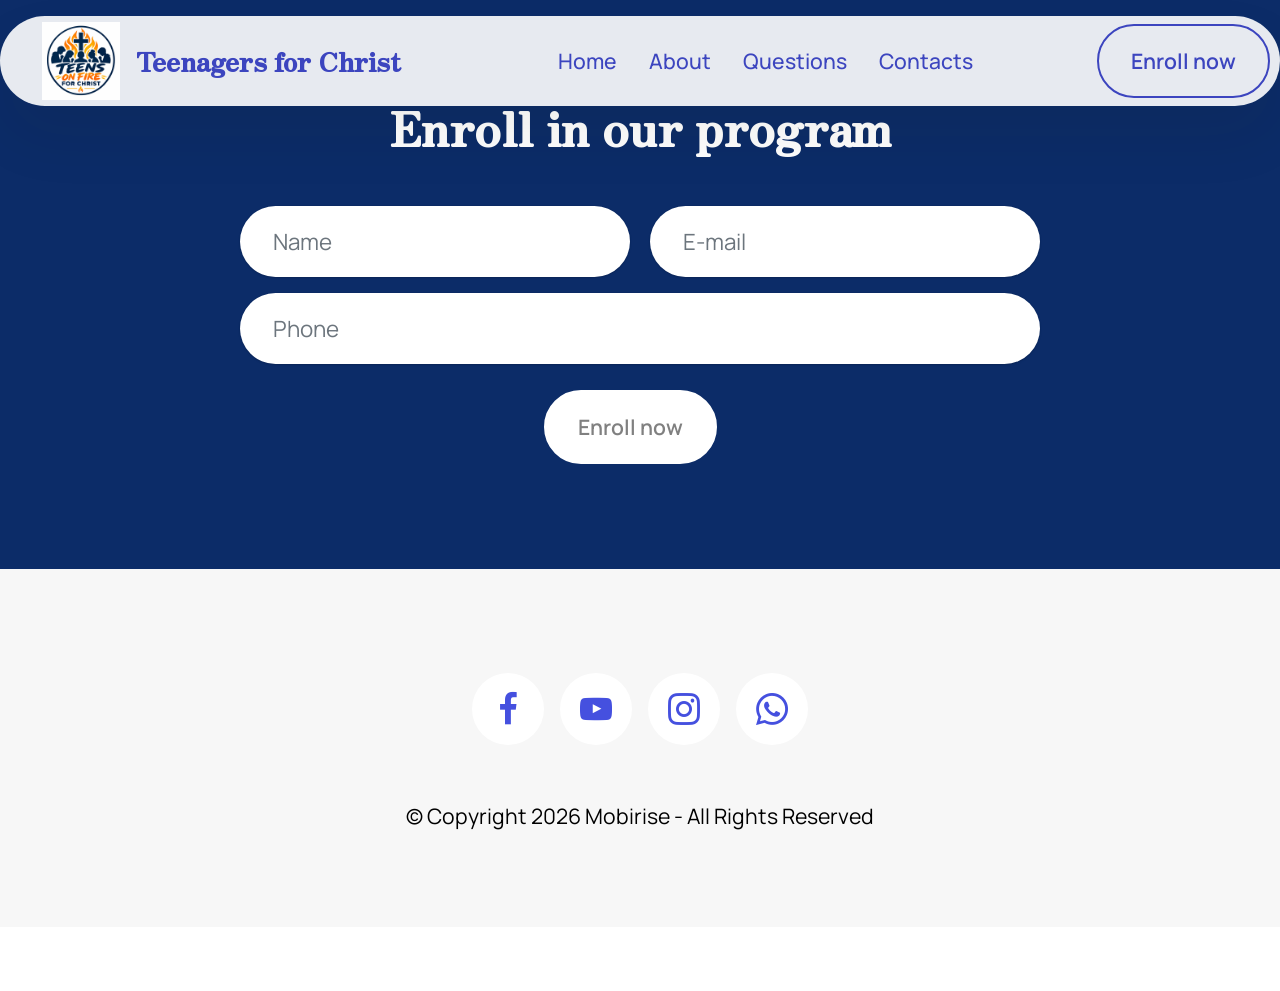
<file: page4.html>
<!DOCTYPE html>
<html  >
<head>
  <!-- Site made with Mobirise Website Builder v6.0.6, https://mobirise.com -->
  <meta charset="UTF-8">
  <meta http-equiv="X-UA-Compatible" content="IE=edge">
  <meta name="generator" content="Mobirise v6.0.6, mobirise.com">
  <meta name="viewport" content="width=device-width, initial-scale=1, minimum-scale=1">
  <link rel="shortcut icon" href="assets/images/chatgpt20image20oct2012020262001-33-4120pm-96x96.png" type="image/x-icon">
  <meta name="description" content="">
  
  
  <title>Enroll</title>
  <link rel="stylesheet" href="assets/web/assets/mobirise-icons2/mobirise2.css">
  <link rel="stylesheet" href="assets/bootstrap/css/bootstrap.min.css">
  <link rel="stylesheet" href="assets/bootstrap/css/bootstrap-grid.min.css">
  <link rel="stylesheet" href="assets/bootstrap/css/bootstrap-reboot.min.css">
  <link rel="stylesheet" href="assets/animatecss/animate.css">
  <link rel="stylesheet" href="assets/dropdown/css/style.css">
  <link rel="stylesheet" href="assets/socicon/css/styles.css">
  <link rel="stylesheet" href="assets/theme/css/style.css">
  <link rel="preload" href="https://fonts.googleapis.com/css?family=Zen+Antique:400&display=swap" as="style" onload="this.onload=null;this.rel='stylesheet'">
  <noscript><link rel="stylesheet" href="https://fonts.googleapis.com/css?family=Zen+Antique:400&display=swap"></noscript>
  <link rel="preload" href="https://fonts.googleapis.com/css?family=Manrope:200,300,400,500,600,700,800&display=swap" as="style" onload="this.onload=null;this.rel='stylesheet'">
  <noscript><link rel="stylesheet" href="https://fonts.googleapis.com/css?family=Manrope:200,300,400,500,600,700,800&display=swap"></noscript>
  <link rel="preload" as="style" href="assets/mobirise/css/mbr-additional.css?v=R4BHlI"><link rel="stylesheet" href="assets/mobirise/css/mbr-additional.css?v=R4BHlI" type="text/css">

  
  
  
</head>
<body>
  
  <section data-bs-version="5.1" class="menu menu1 cid-vxxhZo9bYn" once="menu" id="menu01-v">
	

	<nav class="navbar navbar-dropdown navbar-fixed-top navbar-expand-lg">
		<div class="container">
			<div class="navbar-brand">
				<span class="navbar-logo">
					<a href="https://mobiri.se">
						<img src="assets/images/chatgpt20image20oct2012020262001-33-4120pm-96x96.png" alt="Mobirise Website Builder" style="height: 4.9rem;">
					</a>
				</span>
				<span class="navbar-caption-wrap"><a class="navbar-caption text-secondary display-5" href="https://mobiri.se">Teenagers for Christ</a></span>
			</div>
			<button class="navbar-toggler" type="button" data-toggle="collapse" data-bs-toggle="collapse" data-target="#navbarSupportedContent" data-bs-target="#navbarSupportedContent" aria-controls="navbarNavAltMarkup" aria-expanded="false" aria-label="Toggle navigation">
				<div class="hamburger">
					<span></span>
					<span></span>
					<span></span>
					<span></span>
				</div>
			</button>
			<div class="collapse navbar-collapse" id="navbarSupportedContent">
				<ul class="navbar-nav nav-dropdown" data-app-modern-menu="true"><li class="nav-item">
						<a class="nav-link link text-secondary text-primary display-4" href="index.html">Home</a>
					</li>
					<li class="nav-item">
						<a class="nav-link link text-secondary text-primary display-4" href="page1.html" aria-expanded="false">About</a>
					</li>
					<li class="nav-item">
						<a class="nav-link link text-secondary text-primary display-4" href="page2.html">Questions</a>
					</li><li class="nav-item"><a class="nav-link link text-secondary text-primary display-4" href="page3.html">Contacts</a></li></ul>
				
				<div class="navbar-buttons mbr-section-btn"><a class="btn btn-secondary-outline display-4" href="page4.html"> Enroll now</a></div>
			</div>
		</div>
	</nav>
</section>

<section data-bs-version="5.1" class="form5 cid-vxxhZBPwuO" id="form02-12">
    
    
    <div class="container">
        <div class="mbr-section-head mb-5">
            <h3 class="mbr-section-title mbr-fonts-style align-center mb-0 display-2"><strong>Enroll in our program</strong></h3>
            
        </div>
        <div class="row justify-content-center mt-4">
            <div class="col-lg-8 mx-auto mbr-form" data-form-type="formoid">
                <form action="https://mobirise.eu/" method="POST" class="mbr-form form-with-styler" data-form-title="Form Name"><input type="hidden" name="email" data-form-email="true" value="F1loNudM3qt75+OovoZJ1vLCZ+uq9vygG7cWymeAOy3qGvw0QwsoBl9lZgHxFfeiUzQbS9L4nBta6tNOsHEzVQ4xi3jplI3nZDjD2PkBRxpLj1rxk4mhy165BKWx+rqa">
                    <div class="row">
                        <div hidden="hidden" data-form-alert="" class="alert alert-success col-12">Thanks for filling out the form!</div>
                        <div hidden="hidden" data-form-alert-danger="" class="alert alert-danger col-12">
                            Oops...! some problem!
                        </div>
                    </div>
                    <div class="dragArea row">
                        <div class="col-md col-sm-12 form-group mb-3" data-for="name">
                            <input type="text" name="name" placeholder="Name" data-form-field="name" class="form-control" value="" id="name-form02-12">
                        </div>
                        <div class="col-md col-sm-12 form-group mb-3" data-for="email">
                            <input type="email" name="email" placeholder="E-mail" data-form-field="email" class="form-control" value="" id="email-form02-12">
                        </div>
                        <div class="col-12 form-group mb-3" data-for="phone">
                            <input type="tel" name="phone" placeholder="Phone" data-form-field="phone" class="form-control" value="" id="phone-form02-12">
                        </div>
                        
                        <div class="col-lg-12 col-md-12 col-sm-12 align-center mbr-section-btn"><button type="submit" class="btn btn-warning display-7">Enroll now</button></div>
                    </div>
                </form>
            </div>
        </div>
    </div>
</section>

<section data-bs-version="5.1" class="footer3 programm5 cid-vxxhZF7i0p" once="footers" id="footer03-14">

        

    

    <div class="container">
        <div class="row">

            

            <div class="col-12">
                <div class="social-row">
                    <div class="soc-item">
                        <a href="https://mobiri.se/" target="_blank">
                            <span class="mbr-iconfont socicon socicon-facebook display-7"></span>
                        </a>
                    </div>
                    <div class="soc-item">
                        <a href="https://mobiri.se/" target="_blank">
                            <span class="mbr-iconfont socicon-youtube socicon"></span>
                        </a>
                    </div>
                    <div class="soc-item">
                        <a href="https://mobiri.se/" target="_blank">
                            <span class="mbr-iconfont socicon-instagram socicon"></span>
                        </a>
                    </div>
                    <div class="soc-item">
                        <a href="https://mobiri.se/" target="_blank">
                            <span class="mbr-iconfont socicon-whatsapp socicon"></span>
                        </a>
                    </div>
                    
                </div>
            </div>
            <div class="col-12 mt-5">
                <p class="mbr-fonts-style copyright display-7">
                    © Copyright 2026 Mobirise - All Rights Reserved
                </p>
            </div>
        </div>
    </div>
</section><section class="display-7" style="padding: 0;align-items: center;justify-content: center;flex-wrap: wrap;    align-content: center;display: flex;position: relative;height: 4rem;"><a href="https://mobiri.se/3116024" style="flex: 1 1;height: 4rem;position: absolute;width: 100%;z-index: 1;"><img alt="Mobirise.com" style="height: 4rem;" src="[data-uri]"></a><p style="margin: 0;text-align: center;" class="display-7">Made with &#8204;</p><a style="z-index:1" href="https://mobirise.com"> Web Page  Builder Software</a></section><script src="assets/bootstrap/js/bootstrap.bundle.min.js"></script>  <script src="assets/smoothscroll/smooth-scroll.js"></script>  <script src="assets/ytplayer/index.js"></script>  <script src="assets/dropdown/js/navbar-dropdown.js"></script>  <script src="assets/theme/js/script.js"></script>  <script src="assets/formoid/formoid.min.js"></script>  
  
  
  <input name="animation" type="hidden">
  </body>
</html>
</file>
<file: assets/web/assets/mobirise-icons2/mobirise2.css>
@font-face {
  font-family: 'Moririse2';
  font-display: swap;
  src:  url('mobirise2.eot?f2bix4');
  src:  url('mobirise2.eot?f2bix4#iefix') format('embedded-opentype'),
    url('mobirise2.ttf?f2bix4') format('truetype'),
    url('mobirise2.woff?f2bix4') format('woff'),
    url('mobirise2.svg?f2bix4#mobirise2') format('svg');
  font-weight: normal;
  font-style: normal;
}

[class^="mobi-"], [class*=" mobi-"] {
  /* use !important to prevent issues with browser extensions that change fonts */
  font-family: 'Moririse2' !important;
  speak: none;
  font-style: normal;
  font-weight: normal;
  font-variant: normal;
  text-transform: none;
  line-height: 1;

  /* Better Font Rendering =========== */
  -webkit-font-smoothing: antialiased;
  -moz-osx-font-smoothing: grayscale;
}

.mobi-mbri-add-submenu:before {
  content: "\e900";
}
.mobi-mbri-alert:before {
  content: "\e901";
}
.mobi-mbri-align-center:before {
  content: "\e902";
}
.mobi-mbri-align-justify:before {
  content: "\e903";
}
.mobi-mbri-align-left:before {
  content: "\e904";
}
.mobi-mbri-align-right:before {
  content: "\e905";
}
.mobi-mbri-android:before {
  content: "\e906";
}
.mobi-mbri-apple:before {
  content: "\e907";
}
.mobi-mbri-arrow-down:before {
  content: "\e908";
}
.mobi-mbri-arrow-next:before {
  content: "\e909";
}
.mobi-mbri-arrow-prev:before {
  content: "\e90a";
}
.mobi-mbri-arrow-up:before {
  content: "\e90b";
}
.mobi-mbri-bold:before {
  content: "\e90c";
}
.mobi-mbri-bookmark:before {
  content: "\e90d";
}
.mobi-mbri-bootstrap:before {
  content: "\e90e";
}
.mobi-mbri-briefcase:before {
  content: "\e90f";
}
.mobi-mbri-browse:before {
  content: "\e910";
}
.mobi-mbri-bulleted-list:before {
  content: "\e911";
}
.mobi-mbri-calendar:before {
  content: "\e912";
}
.mobi-mbri-camera:before {
  content: "\e913";
}
.mobi-mbri-cart-add:before {
  content: "\e914";
}
.mobi-mbri-cart-full:before {
  content: "\e915";
}
.mobi-mbri-cash:before {
  content: "\e916";
}
.mobi-mbri-change-style:before {
  content: "\e917";
}
.mobi-mbri-chat:before {
  content: "\e918";
}
.mobi-mbri-clock:before {
  content: "\e919";
}
.mobi-mbri-close:before {
  content: "\e91a";
}
.mobi-mbri-cloud:before {
  content: "\e91b";
}
.mobi-mbri-code:before {
  content: "\e91c";
}
.mobi-mbri-contact-form:before {
  content: "\e91d";
}
.mobi-mbri-credit-card:before {
  content: "\e91e";
}
.mobi-mbri-cursor-click:before {
  content: "\e91f";
}
.mobi-mbri-cust-feedback:before {
  content: "\e920";
}
.mobi-mbri-database:before {
  content: "\e921";
}
.mobi-mbri-delivery:before {
  content: "\e922";
}
.mobi-mbri-desktop:before {
  content: "\e923";
}
.mobi-mbri-devices:before {
  content: "\e924";
}
.mobi-mbri-down:before {
  content: "\e925";
}
.mobi-mbri-download-2:before {
  content: "\e926";
}
.mobi-mbri-download:before {
  content: "\e927";
}
.mobi-mbri-drag-n-drop-2:before {
  content: "\e928";
}
.mobi-mbri-drag-n-drop:before {
  content: "\e929";
}
.mobi-mbri-edit-2:before {
  content: "\e92a";
}
.mobi-mbri-edit:before {
  content: "\e92b";
}
.mobi-mbri-error:before {
  content: "\e92c";
}
.mobi-mbri-extension:before {
  content: "\e92d";
}
.mobi-mbri-features:before {
  content: "\e92e";
}
.mobi-mbri-file:before {
  content: "\e92f";
}
.mobi-mbri-flag:before {
  content: "\e930";
}
.mobi-mbri-folder:before {
  content: "\e931";
}
.mobi-mbri-gift:before {
  content: "\e932";
}
.mobi-mbri-github:before {
  content: "\e933";
}
.mobi-mbri-globe-2:before {
  content: "\e934";
}
.mobi-mbri-globe:before {
  content: "\e935";
}
.mobi-mbri-growing-chart:before {
  content: "\e936";
}
.mobi-mbri-hearth:before {
  content: "\e937";
}
.mobi-mbri-help:before {
  content: "\e938";
}
.mobi-mbri-home:before {
  content: "\e939";
}
.mobi-mbri-hot-cup:before {
  content: "\e93a";
}
.mobi-mbri-idea:before {
  content: "\e93b";
}
.mobi-mbri-image-gallery:before {
  content: "\e93c";
}
.mobi-mbri-image-slider:before {
  content: "\e93d";
}
.mobi-mbri-info:before {
  content: "\e93e";
}
.mobi-mbri-italic:before {
  content: "\e93f";
}
.mobi-mbri-key:before {
  content: "\e940";
}
.mobi-mbri-laptop:before {
  content: "\e941";
}
.mobi-mbri-layers:before {
  content: "\e942";
}
.mobi-mbri-left-right:before {
  content: "\e943";
}
.mobi-mbri-left:before {
  content: "\e944";
}
.mobi-mbri-letter:before {
  content: "\e945";
}
.mobi-mbri-like:before {
  content: "\e946";
}
.mobi-mbri-link:before {
  content: "\e947";
}
.mobi-mbri-lock:before {
  content: "\e948";
}
.mobi-mbri-login:before {
  content: "\e949";
}
.mobi-mbri-logout:before {
  content: "\e94a";
}
.mobi-mbri-magic-stick:before {
  content: "\e94b";
}
.mobi-mbri-map-pin:before {
  content: "\e94c";
}
.mobi-mbri-menu:before {
  content: "\e94d";
}
.mobi-mbri-mobile-2:before {
  content: "\e94e";
}
.mobi-mbri-mobile-horizontal:before {
  content: "\e94f";
}
.mobi-mbri-mobile:before {
  content: "\e950";
}
.mobi-mbri-mobirise:before {
  content: "\e951";
}
.mobi-mbri-more-horizontal:before {
  content: "\e952";
}
.mobi-mbri-more-vertical:before {
  content: "\e953";
}
.mobi-mbri-music:before {
  content: "\e954";
}
.mobi-mbri-new-file:before {
  content: "\e955";
}
.mobi-mbri-numbered-list:before {
  content: "\e956";
}
.mobi-mbri-opened-folder:before {
  content: "\e957";
}
.mobi-mbri-pages:before {
  content: "\e958";
}
.mobi-mbri-paper-plane:before {
  content: "\e959";
}
.mobi-mbri-paperclip:before {
  content: "\e95a";
}
.mobi-mbri-phone:before {
  content: "\e95b";
}
.mobi-mbri-photo:before {
  content: "\e95c";
}
.mobi-mbri-photos:before {
  content: "\e95d";
}
.mobi-mbri-pin:before {
  content: "\e95e";
}
.mobi-mbri-play:before {
  content: "\e95f";
}
.mobi-mbri-plus:before {
  content: "\e960";
}
.mobi-mbri-preview:before {
  content: "\e961";
}
.mobi-mbri-print:before {
  content: "\e962";
}
.mobi-mbri-protect:before {
  content: "\e963";
}
.mobi-mbri-question:before {
  content: "\e964";
}
.mobi-mbri-quote-left:before {
  content: "\e965";
}
.mobi-mbri-quote-right:before {
  content: "\e966";
}
.mobi-mbri-redo:before {
  content: "\e967";
}
.mobi-mbri-refresh:before {
  content: "\e968";
}
.mobi-mbri-responsive-2:before {
  content: "\e969";
}
.mobi-mbri-responsive:before {
  content: "\e96a";
}
.mobi-mbri-right:before {
  content: "\e96b";
}
.mobi-mbri-rocket:before {
  content: "\e96c";
}
.mobi-mbri-sad-face:before {
  content: "\e96d";
}
.mobi-mbri-sale:before {
  content: "\e96e";
}
.mobi-mbri-save:before {
  content: "\e96f";
}
.mobi-mbri-search:before {
  content: "\e970";
}
.mobi-mbri-setting-2:before {
  content: "\e971";
}
.mobi-mbri-setting-3:before {
  content: "\e972";
}
.mobi-mbri-setting:before {
  content: "\e973";
}
.mobi-mbri-share:before {
  content: "\e974";
}
.mobi-mbri-shopping-bag:before {
  content: "\e975";
}
.mobi-mbri-shopping-basket:before {
  content: "\e976";
}
.mobi-mbri-shopping-cart:before {
  content: "\e977";
}
.mobi-mbri-sites:before {
  content: "\e978";
}
.mobi-mbri-smile-face:before {
  content: "\e979";
}
.mobi-mbri-speed:before {
  content: "\e97a";
}
.mobi-mbri-star:before {
  content: "\e97b";
}
.mobi-mbri-success:before {
  content: "\e97c";
}
.mobi-mbri-sun:before {
  content: "\e97d";
}
.mobi-mbri-sun2:before {
  content: "\e97e";
}
.mobi-mbri-tablet-vertical:before {
  content: "\e97f";
}
.mobi-mbri-tablet:before {
  content: "\e980";
}
.mobi-mbri-target:before {
  content: "\e981";
}
.mobi-mbri-timer:before {
  content: "\e982";
}
.mobi-mbri-to-ftp:before {
  content: "\e983";
}
.mobi-mbri-to-local-drive:before {
  content: "\e984";
}
.mobi-mbri-touch-swipe:before {
  content: "\e985";
}
.mobi-mbri-touch:before {
  content: "\e986";
}
.mobi-mbri-trash:before {
  content: "\e987";
}
.mobi-mbri-underline:before {
  content: "\e988";
}
.mobi-mbri-undo:before {
  content: "\e989";
}
.mobi-mbri-unlink:before {
  content: "\e98a";
}
.mobi-mbri-unlock:before {
  content: "\e98b";
}
.mobi-mbri-up-down:before {
  content: "\e98c";
}
.mobi-mbri-up:before {
  content: "\e98d";
}
.mobi-mbri-update:before {
  content: "\e98e";
}
.mobi-mbri-upload-2:before {
  content: "\e98f";
}
.mobi-mbri-upload:before {
  content: "\e990";
}
.mobi-mbri-user-2:before {
  content: "\e991";
}
.mobi-mbri-user:before {
  content: "\e992";
}
.mobi-mbri-users:before {
  content: "\e993";
}
.mobi-mbri-video-play:before {
  content: "\e994";
}
.mobi-mbri-video:before {
  content: "\e995";
}
.mobi-mbri-watch:before {
  content: "\e996";
}
.mobi-mbri-website-theme-2:before {
  content: "\e997";
}
.mobi-mbri-website-theme:before {
  content: "\e998";
}
.mobi-mbri-wifi:before {
  content: "\e999";
}
.mobi-mbri-windows:before {
  content: "\e99a";
}
.mobi-mbri-zoom-in:before {
  content: "\e99b";
}
.mobi-mbri-zoom-out:before {
  content: "\e99c";
}
</file>
<file: assets/dropdown/css/style.css>
.navbar-dropdown {
  left: 0;
  padding: 0;
  position: absolute;
  right: 0;
  top: 0;
  transition: all 0.45s ease;
  z-index: 1030;
  background: #282828; }
  .navbar-dropdown .navbar-logo {
    margin-right: 0.8rem;
    transition: margin 0.3s ease-in-out;
    vertical-align: middle; }
    .navbar-dropdown .navbar-logo img {
      height: 3.125rem;
      transition: all 0.3s ease-in-out; }
    .navbar-dropdown .navbar-logo.mbr-iconfont {
      font-size: 3.125rem;
      line-height: 3.125rem; }
  .navbar-dropdown .navbar-caption {
    font-weight: 700;
    white-space: normal;
    vertical-align: -4px;
    line-height: 3.125rem !important; }
    .navbar-dropdown .navbar-caption, .navbar-dropdown .navbar-caption:hover {
      color: inherit;
      text-decoration: none; }
  .navbar-dropdown .mbr-iconfont + .navbar-caption {
    vertical-align: -1px; }
  .navbar-dropdown.navbar-fixed-top {
    position: fixed; }
  .navbar-dropdown .navbar-brand span {
    vertical-align: -4px; }
  .navbar-dropdown.bg-color.transparent {
    background: none; }
  .navbar-dropdown.navbar-short .navbar-brand {
    padding: 0.625rem 0; }
    .navbar-dropdown.navbar-short .navbar-brand span {
      vertical-align: -1px; }
  .navbar-dropdown.navbar-short .navbar-caption {
    line-height: 2.375rem !important;
    vertical-align: -2px; }
  .navbar-dropdown.navbar-short .navbar-logo {
    margin-right: 0.5rem; }
    .navbar-dropdown.navbar-short .navbar-logo img {
      height: 2.375rem; }
    .navbar-dropdown.navbar-short .navbar-logo.mbr-iconfont {
      font-size: 2.375rem;
      line-height: 2.375rem; }
  .navbar-dropdown.navbar-short .mbr-table-cell {
    height: 3.625rem; }
  .navbar-dropdown .navbar-close {
    left: 0.6875rem;
    position: fixed;
    top: 0.75rem;
    z-index: 1000; }
  .navbar-dropdown .hamburger-icon {
    content: "";
    display: inline-block;
    vertical-align: middle;
    width: 16px;
    -webkit-box-shadow: 0 -6px 0 1px #282828,0 0 0 1px #282828,0 6px 0 1px #282828;
    -moz-box-shadow: 0 -6px 0 1px #282828,0 0 0 1px #282828,0 6px 0 1px #282828;
    box-shadow: 0 -6px 0 1px #282828,0 0 0 1px #282828,0 6px 0 1px #282828; }

.dropdown-menu .dropdown-toggle[data-toggle="dropdown-submenu"]::after {
  border-bottom: 0.35em solid transparent;
  border-left: 0.35em solid;
  border-right: 0;
  border-top: 0.35em solid transparent;
  margin-left: 0.3rem; }

.dropdown-menu .dropdown-item:focus {
  outline: 0; }

.nav-dropdown {
  font-size: 0.75rem;
  font-weight: 500;
  height: auto !important; }
  .nav-dropdown .nav-btn {
    padding-left: 1rem; }
  .nav-dropdown .link {
    margin: .667em 1.667em;
    font-weight: 500;
    padding: 0;
    transition: color .2s ease-in-out; }
    .nav-dropdown .link.dropdown-toggle {
      margin-right: 2.583em; }
      .nav-dropdown .link.dropdown-toggle::after {
        margin-left: .25rem;
        border-top: 0.35em solid;
        border-right: 0.35em solid transparent;
        border-left: 0.35em solid transparent;
        border-bottom: 0; }
      .nav-dropdown .link.dropdown-toggle[aria-expanded="true"] {
        margin: 0;
        padding: 0.667em 3.263em  0.667em 1.667em; }
  .nav-dropdown .link::after,
  .nav-dropdown .dropdown-item::after {
    color: inherit; }
  .nav-dropdown .btn {
    font-size: 0.75rem;
    font-weight: 700;
    letter-spacing: 0;
    margin-bottom: 0;
    padding-left: 1.25rem;
    padding-right: 1.25rem; }
  .nav-dropdown .dropdown-menu {
    border-radius: 0;
    border: 0;
    left: 0;
    margin: 0;
    padding-bottom: 1.25rem;
    padding-top: 1.25rem;
    position: relative; }
  .nav-dropdown .dropdown-submenu {
    margin-left: 0.125rem;
    top: 0; }
  .nav-dropdown .dropdown-item {
    font-weight: 500;
    line-height: 2;
    padding: 0.3846em 4.615em 0.3846em 1.5385em;
    position: relative;
    transition: color .2s ease-in-out, background-color .2s ease-in-out; }
    .nav-dropdown .dropdown-item::after {
      margin-top: -0.3077em;
      position: absolute;
      right: 1.1538em;
      top: 50%; }
    .nav-dropdown .dropdown-item:focus, .nav-dropdown .dropdown-item:hover {
      background: none; }

@media (max-width: 767px) {
  .nav-dropdown.navbar-toggleable-sm {
    bottom: 0;
    display: none;
    left: 0;
    overflow-x: hidden;
    position: fixed;
    top: 0;
    transform: translateX(-100%);
    -ms-transform: translateX(-100%);
    -webkit-transform: translateX(-100%);
    width: 18.75rem;
    z-index: 999; } }
.nav-dropdown.navbar-toggleable-xl {
  bottom: 0;
  display: none;
  left: 0;
  overflow-x: hidden;
  position: fixed;
  top: 0;
  transform: translateX(-100%);
  -ms-transform: translateX(-100%);
  -webkit-transform: translateX(-100%);
  width: 18.75rem;
  z-index: 999; }

.nav-dropdown-sm {
  display: block !important;
  overflow-x: hidden;
  overflow: auto;
  padding-top: 3.875rem; }
  .nav-dropdown-sm::after {
    content: "";
    display: block;
    height: 3rem;
    width: 100%; }
  .nav-dropdown-sm.collapse.in ~ .navbar-close {
    display: block !important; }
  .nav-dropdown-sm.collapsing, .nav-dropdown-sm.collapse.in {
    transform: translateX(0);
    -ms-transform: translateX(0);
    -webkit-transform: translateX(0);
    transition: all 0.25s ease-out;
    -webkit-transition: all 0.25s ease-out;
    background: #282828; }
  .nav-dropdown-sm.collapsing[aria-expanded="false"] {
    transform: translateX(-100%);
    -ms-transform: translateX(-100%);
    -webkit-transform: translateX(-100%); }
  .nav-dropdown-sm .nav-item {
    display: block;
    margin-left: 0 !important;
    padding-left: 0; }
  .nav-dropdown-sm .link,
  .nav-dropdown-sm .dropdown-item {
    border-top: 1px dotted rgba(255, 255, 255, 0.1);
    font-size: 0.8125rem;
    line-height: 1.6;
    margin: 0 !important;
    padding: 0.875rem 2.4rem 0.875rem 1.5625rem !important;
    position: relative;
    white-space: normal; }
    .nav-dropdown-sm .link:focus, .nav-dropdown-sm .link:hover,
    .nav-dropdown-sm .dropdown-item:focus,
    .nav-dropdown-sm .dropdown-item:hover {
      background: rgba(0, 0, 0, 0.2) !important;
      color: #c0a375; }
  .nav-dropdown-sm .nav-btn {
    position: relative;
    padding: 1.5625rem 1.5625rem 0 1.5625rem; }
    .nav-dropdown-sm .nav-btn::before {
      border-top: 1px dotted rgba(255, 255, 255, 0.1);
      content: "";
      left: 0;
      position: absolute;
      top: 0;
      width: 100%; }
    .nav-dropdown-sm .nav-btn + .nav-btn {
      padding-top: 0.625rem; }
      .nav-dropdown-sm .nav-btn + .nav-btn::before {
        display: none; }
  .nav-dropdown-sm .btn {
    padding: 0.625rem 0; }
  .nav-dropdown-sm .dropdown-toggle[data-toggle="dropdown-submenu"]::after {
    margin-left: .25rem;
    border-top: 0.35em solid;
    border-right: 0.35em solid transparent;
    border-left: 0.35em solid transparent;
    border-bottom: 0; }
  .nav-dropdown-sm .dropdown-toggle[data-toggle="dropdown-submenu"][aria-expanded="true"]::after {
    border-top: 0;
    border-right: 0.35em solid transparent;
    border-left: 0.35em solid transparent;
    border-bottom: 0.35em solid; }
  .nav-dropdown-sm .dropdown-menu {
    margin: 0;
    padding: 0;
    position: relative;
    top: 0;
    left: 0;
    width: 100%;
    border: 0;
    float: none;
    border-radius: 0;
    background: none; }
  .nav-dropdown-sm .dropdown-submenu {
    left: 100%;
    margin-left: 0.125rem;
    margin-top: -1.25rem;
    top: 0; }

.navbar-toggleable-sm .nav-dropdown .dropdown-menu {
  position: absolute; }

.navbar-toggleable-sm .nav-dropdown .dropdown-submenu {
  left: 100%;
  margin-left: 0.125rem;
  margin-top: -1.25rem;
  top: 0; }

.navbar-toggleable-sm.opened .nav-dropdown .dropdown-menu {
  position: relative; }

.navbar-toggleable-sm.opened .nav-dropdown .dropdown-submenu {
  left: 0;
  margin-left: 00rem;
  margin-top: 0rem;
  top: 0; }

.is-builder .nav-dropdown.collapsing {
  transition: none !important; }
</file>
<file: assets/socicon/css/styles.css>
@charset "UTF-8";

@font-face {
  font-family: 'Socicon';
  src:  url('../fonts/socicon.eot');
  src:  url('../fonts/socicon.eot?#iefix') format('embedded-opentype'),
    url('../fonts/socicon.woff2') format('woff2'),
    url('../fonts/socicon.ttf') format('truetype'),
    url('../fonts/socicon.woff') format('woff'),
    url('../fonts/socicon.svg#socicon') format('svg');
  font-weight: normal;
  font-style: normal;
  font-display: swap;
}

[data-icon]:before {
  font-family: "socicon" !important;
  content: attr(data-icon);
  font-style: normal !important;
  font-weight: normal !important;
  font-variant: normal !important;
  text-transform: none !important;
  speak: none;
  line-height: 1;
  -webkit-font-smoothing: antialiased;
  -moz-osx-font-smoothing: grayscale;
}

[class^="socicon-"], [class*=" socicon-"] {
  /* use !important to prevent issues with browser extensions that change fonts */
  font-family: 'Socicon' !important;
  speak: none;
  font-style: normal;
  font-weight: normal;
  font-variant: normal;
  text-transform: none;
  line-height: 1;

  /* Better Font Rendering =========== */
  -webkit-font-smoothing: antialiased;
  -moz-osx-font-smoothing: grayscale;
}

.socicon-500px:before {
  content: "\e000";
}
.socicon-8tracks:before {
  content: "\e001";
}
.socicon-airbnb:before {
  content: "\e002";
}
.socicon-alliance:before {
  content: "\e003";
}
.socicon-amazon:before {
  content: "\e004";
}
.socicon-amplement:before {
  content: "\e005";
}
.socicon-android:before {
  content: "\e006";
}
.socicon-angellist:before {
  content: "\e007";
}
.socicon-apple:before {
  content: "\e008";
}
.socicon-appnet:before {
  content: "\e009";
}
.socicon-baidu:before {
  content: "\e00a";
}
.socicon-bandcamp:before {
  content: "\e00b";
}
.socicon-battlenet:before {
  content: "\e00c";
}
.socicon-mixer:before {
  content: "\e00d";
}
.socicon-bebee:before {
  content: "\e00e";
}
.socicon-bebo:before {
  content: "\e00f";
}
.socicon-behance:before {
  content: "\e010";
}
.socicon-blizzard:before {
  content: "\e011";
}
.socicon-blogger:before {
  content: "\e012";
}
.socicon-buffer:before {
  content: "\e013";
}
.socicon-chrome:before {
  content: "\e014";
}
.socicon-coderwall:before {
  content: "\e015";
}
.socicon-curse:before {
  content: "\e016";
}
.socicon-dailymotion:before {
  content: "\e017";
}
.socicon-deezer:before {
  content: "\e018";
}
.socicon-delicious:before {
  content: "\e019";
}
.socicon-deviantart:before {
  content: "\e01a";
}
.socicon-diablo:before {
  content: "\e01b";
}
.socicon-digg:before {
  content: "\e01c";
}
.socicon-discord:before {
  content: "\e01d";
}
.socicon-disqus:before {
  content: "\e01e";
}
.socicon-douban:before {
  content: "\e01f";
}
.socicon-draugiem:before {
  content: "\e020";
}
.socicon-dribbble:before {
  content: "\e021";
}
.socicon-drupal:before {
  content: "\e022";
}
.socicon-ebay:before {
  content: "\e023";
}
.socicon-ello:before {
  content: "\e024";
}
.socicon-endomodo:before {
  content: "\e025";
}
.socicon-envato:before {
  content: "\e026";
}
.socicon-etsy:before {
  content: "\e027";
}
.socicon-facebook:before {
  content: "\e028";
}
.socicon-feedburner:before {
  content: "\e029";
}
.socicon-filmweb:before {
  content: "\e02a";
}
.socicon-firefox:before {
  content: "\e02b";
}
.socicon-flattr:before {
  content: "\e02c";
}
.socicon-flickr:before {
  content: "\e02d";
}
.socicon-formulr:before {
  content: "\e02e";
}
.socicon-forrst:before {
  content: "\e02f";
}
.socicon-foursquare:before {
  content: "\e030";
}
.socicon-friendfeed:before {
  content: "\e031";
}
.socicon-github:before {
  content: "\e032";
}
.socicon-goodreads:before {
  content: "\e033";
}
.socicon-google:before {
  content: "\e034";
}
.socicon-googlescholar:before {
  content: "\e035";
}
.socicon-googlegroups:before {
  content: "\e036";
}
.socicon-googlephotos:before {
  content: "\e037";
}
.socicon-googleplus:before {
  content: "\e038";
}
.socicon-grooveshark:before {
  content: "\e039";
}
.socicon-hackerrank:before {
  content: "\e03a";
}
.socicon-hearthstone:before {
  content: "\e03b";
}
.socicon-hellocoton:before {
  content: "\e03c";
}
.socicon-heroes:before {
  content: "\e03d";
}
.socicon-smashcast:before {
  content: "\e03e";
}
.socicon-horde:before {
  content: "\e03f";
}
.socicon-houzz:before {
  content: "\e040";
}
.socicon-icq:before {
  content: "\e041";
}
.socicon-identica:before {
  content: "\e042";
}
.socicon-imdb:before {
  content: "\e043";
}
.socicon-instagram:before {
  content: "\e044";
}
.socicon-issuu:before {
  content: "\e045";
}
.socicon-istock:before {
  content: "\e046";
}
.socicon-itunes:before {
  content: "\e047";
}
.socicon-keybase:before {
  content: "\e048";
}
.socicon-lanyrd:before {
  content: "\e049";
}
.socicon-lastfm:before {
  content: "\e04a";
}
.socicon-line:before {
  content: "\e04b";
}
.socicon-linkedin:before {
  content: "\e04c";
}
.socicon-livejournal:before {
  content: "\e04d";
}
.socicon-lyft:before {
  content: "\e04e";
}
.socicon-macos:before {
  content: "\e04f";
}
.socicon-mail:before {
  content: "\e050";
}
.socicon-medium:before {
  content: "\e051";
}
.socicon-meetup:before {
  content: "\e052";
}
.socicon-mixcloud:before {
  content: "\e053";
}
.socicon-modelmayhem:before {
  content: "\e054";
}
.socicon-mumble:before {
  content: "\e055";
}
.socicon-myspace:before {
  content: "\e056";
}
.socicon-newsvine:before {
  content: "\e057";
}
.socicon-nintendo:before {
  content: "\e058";
}
.socicon-npm:before {
  content: "\e059";
}
.socicon-odnoklassniki:before {
  content: "\e05a";
}
.socicon-openid:before {
  content: "\e05b";
}
.socicon-opera:before {
  content: "\e05c";
}
.socicon-outlook:before {
  content: "\e05d";
}
.socicon-overwatch:before {
  content: "\e05e";
}
.socicon-patreon:before {
  content: "\e05f";
}
.socicon-paypal:before {
  content: "\e060";
}
.socicon-periscope:before {
  content: "\e061";
}
.socicon-persona:before {
  content: "\e062";
}
.socicon-pinterest:before {
  content: "\e063";
}
.socicon-play:before {
  content: "\e064";
}
.socicon-player:before {
  content: "\e065";
}
.socicon-playstation:before {
  content: "\e066";
}
.socicon-pocket:before {
  content: "\e067";
}
.socicon-qq:before {
  content: "\e068";
}
.socicon-quora:before {
  content: "\e069";
}
.socicon-raidcall:before {
  content: "\e06a";
}
.socicon-ravelry:before {
  content: "\e06b";
}
.socicon-reddit:before {
  content: "\e06c";
}
.socicon-renren:before {
  content: "\e06d";
}
.socicon-researchgate:before {
  content: "\e06e";
}
.socicon-residentadvisor:before {
  content: "\e06f";
}
.socicon-reverbnation:before {
  content: "\e070";
}
.socicon-rss:before {
  content: "\e071";
}
.socicon-sharethis:before {
  content: "\e072";
}
.socicon-skype:before {
  content: "\e073";
}
.socicon-slideshare:before {
  content: "\e074";
}
.socicon-smugmug:before {
  content: "\e075";
}
.socicon-snapchat:before {
  content: "\e076";
}
.socicon-songkick:before {
  content: "\e077";
}
.socicon-soundcloud:before {
  content: "\e078";
}
.socicon-spotify:before {
  content: "\e079";
}
.socicon-stackexchange:before {
  content: "\e07a";
}
.socicon-stackoverflow:before {
  content: "\e07b";
}
.socicon-starcraft:before {
  content: "\e07c";
}
.socicon-stayfriends:before {
  content: "\e07d";
}
.socicon-steam:before {
  content: "\e07e";
}
.socicon-storehouse:before {
  content: "\e07f";
}
.socicon-strava:before {
  content: "\e080";
}
.socicon-streamjar:before {
  content: "\e081";
}
.socicon-stumbleupon:before {
  content: "\e082";
}
.socicon-swarm:before {
  content: "\e083";
}
.socicon-teamspeak:before {
  content: "\e084";
}
.socicon-teamviewer:before {
  content: "\e085";
}
.socicon-technorati:before {
  content: "\e086";
}
.socicon-telegram:before {
  content: "\e087";
}
.socicon-tripadvisor:before {
  content: "\e088";
}
.socicon-tripit:before {
  content: "\e089";
}
.socicon-triplej:before {
  content: "\e08a";
}
.socicon-tumblr:before {
  content: "\e08b";
}
.socicon-twitch:before {
  content: "\e08c";
}
.socicon-twitter:before {
  content: "\e08d";
}
.socicon-uber:before {
  content: "\e08e";
}
.socicon-ventrilo:before {
  content: "\e08f";
}
.socicon-viadeo:before {
  content: "\e090";
}
.socicon-viber:before {
  content: "\e091";
}
.socicon-viewbug:before {
  content: "\e092";
}
.socicon-vimeo:before {
  content: "\e093";
}
.socicon-vine:before {
  content: "\e094";
}
.socicon-vkontakte:before {
  content: "\e095";
}
.socicon-warcraft:before {
  content: "\e096";
}
.socicon-wechat:before {
  content: "\e097";
}
.socicon-weibo:before {
  content: "\e098";
}
.socicon-whatsapp:before {
  content: "\e099";
}
.socicon-wikipedia:before {
  content: "\e09a";
}
.socicon-windows:before {
  content: "\e09b";
}
.socicon-wordpress:before {
  content: "\e09c";
}
.socicon-wykop:before {
  content: "\e09d";
}
.socicon-xbox:before {
  content: "\e09e";
}
.socicon-xing:before {
  content: "\e09f";
}
.socicon-yahoo:before {
  content: "\e0a0";
}
.socicon-yammer:before {
  content: "\e0a1";
}
.socicon-yandex:before {
  content: "\e0a2";
}
.socicon-yelp:before {
  content: "\e0a3";
}
.socicon-younow:before {
  content: "\e0a4";
}
.socicon-youtube:before {
  content: "\e0a5";
}
.socicon-zapier:before {
  content: "\e0a6";
}
.socicon-zerply:before {
  content: "\e0a7";
}
.socicon-zomato:before {
  content: "\e0a8";
}
.socicon-zynga:before {
  content: "\e0a9";
}
.socicon-bluesky:before {
  content: "\e0aa";
}
.socicon-threads:before {
  content: "\e0ab";
}
.socicon-spreadshirt:before {
  content: "\e901";
}
.socicon-gamejolt:before {
  content: "\e902";
}
.socicon-trello:before {
  content: "\e903";
}
.socicon-tunein:before {
  content: "\e904";
}
.socicon-bloglovin:before {
  content: "\e905";
}
.socicon-gamewisp:before {
  content: "\e906";
}
.socicon-messenger:before {
  content: "\e907";
}
.socicon-pandora:before {
  content: "\e908";
}
.socicon-augment:before {
  content: "\e909";
}
.socicon-bitbucket:before {
  content: "\e90a";
}
.socicon-fyuse:before {
  content: "\e90b";
}
.socicon-yt-gaming:before {
  content: "\e90c";
}
.socicon-sketchfab:before {
  content: "\e90d";
}
.socicon-mobcrush:before {
  content: "\e90e";
}
.socicon-microsoft:before {
  content: "\e90f";
}
.socicon-realtor:before {
  content: "\e910";
}
.socicon-tidal:before {
  content: "\e911";
}
.socicon-qobuz:before {
  content: "\e912";
}
.socicon-natgeo:before {
  content: "\e913";
}
.socicon-mastodon:before {
  content: "\e914";
}
.socicon-unsplash:before {
  content: "\e915";
}
.socicon-homeadvisor:before {
  content: "\e916";
}
.socicon-angieslist:before {
  content: "\e917";
}
.socicon-codepen:before {
  content: "\e918";
}
.socicon-slack:before {
  content: "\e919";
}
.socicon-openaigym:before {
  content: "\e91a";
}
.socicon-logmein:before {
  content: "\e91b";
}
.socicon-fiverr:before {
  content: "\e91c";
}
.socicon-gotomeeting:before {
  content: "\e91d";
}
.socicon-aliexpress:before {
  content: "\e91e";
}
.socicon-guru:before {
  content: "\e91f";
}
.socicon-appstore:before {
  content: "\e920";
}
.socicon-homes:before {
  content: "\e921";
}
.socicon-zoom:before {
  content: "\e922";
}
.socicon-alibaba:before {
  content: "\e923";
}
.socicon-craigslist:before {
  content: "\e924";
}
.socicon-wix:before {
  content: "\e925";
}
.socicon-redfin:before {
  content: "\e926";
}
.socicon-googlecalendar:before {
  content: "\e927";
}
.socicon-shopify:before {
  content: "\e928";
}
.socicon-freelancer:before {
  content: "\e929";
}
.socicon-seedrs:before {
  content: "\e92a";
}
.socicon-bing:before {
  content: "\e92b";
}
.socicon-doodle:before {
  content: "\e92c";
}
.socicon-bonanza:before {
  content: "\e92d";
}
.socicon-squarespace:before {
  content: "\e92e";
}
.socicon-toptal:before {
  content: "\e92f";
}
.socicon-gust:before {
  content: "\e930";
}
.socicon-ask:before {
  content: "\e931";
}
.socicon-trulia:before {
  content: "\e932";
}
.socicon-loomly:before {
  content: "\e933";
}
.socicon-ghost:before {
  content: "\e934";
}
.socicon-upwork:before {
  content: "\e935";
}
.socicon-fundable:before {
  content: "\e936";
}
.socicon-booking:before {
  content: "\e937";
}
.socicon-googlemaps:before {
  content: "\e938";
}
.socicon-zillow:before {
  content: "\e939";
}
.socicon-niconico:before {
  content: "\e93a";
}
.socicon-toneden:before {
  content: "\e93b";
}
.socicon-crunchbase:before {
  content: "\e93c";
}
.socicon-homefy:before {
  content: "\e93d";
}
.socicon-calendly:before {
  content: "\e93e";
}
.socicon-livemaster:before {
  content: "\e93f";
}
.socicon-udemy:before {
  content: "\e940";
}
.socicon-codered:before {
  content: "\e941";
}
.socicon-origin:before {
  content: "\e942";
}
.socicon-nextdoor:before {
  content: "\e943";
}
.socicon-portfolio:before {
  content: "\e944";
}
.socicon-instructables:before {
  content: "\e945";
}
.socicon-gitlab:before {
  content: "\e946";
}
.socicon-hackernews:before {
  content: "\e947";
}
.socicon-smashwords:before {
  content: "\e948";
}
.socicon-kobo:before {
  content: "\e949";
}
.socicon-bookbub:before {
  content: "\e94a";
}
.socicon-mailru:before {
  content: "\e94b";
}
.socicon-moddb:before {
  content: "\e94c";
}
.socicon-indiedb:before {
  content: "\e94d";
}
.socicon-traxsource:before {
  content: "\e94e";
}
.socicon-gamefor:before {
  content: "\e94f";
}
.socicon-pixiv:before {
  content: "\e950";
}
.socicon-myanimelist:before {
  content: "\e951";
}
.socicon-blackberry:before {
  content: "\e952";
}
.socicon-wickr:before {
  content: "\e953";
}
.socicon-spip:before {
  content: "\e954";
}
.socicon-napster:before {
  content: "\e955";
}
.socicon-beatport:before {
  content: "\e956";
}
.socicon-hackerone:before {
  content: "\e957";
}
.socicon-internet:before {
  content: "\e958";
}
.socicon-ubuntu:before {
  content: "\e959";
}
.socicon-artstation:before {
  content: "\e95a";
}
.socicon-invision:before {
  content: "\e95b";
}
.socicon-torial:before {
  content: "\e95c";
}
.socicon-collectorz:before {
  content: "\e95d";
}
.socicon-seenthis:before {
  content: "\e95e";
}
.socicon-googleplaymusic:before {
  content: "\e95f";
}
.socicon-debian:before {
  content: "\e960";
}
.socicon-filmfreeway:before {
  content: "\e961";
}
.socicon-gnome:before {
  content: "\e962";
}
.socicon-itchio:before {
  content: "\e963";
}
.socicon-jamendo:before {
  content: "\e964";
}
.socicon-mix:before {
  content: "\e965";
}
.socicon-sharepoint:before {
  content: "\e966";
}
.socicon-tinder:before {
  content: "\e967";
}
.socicon-windguru:before {
  content: "\e968";
}
.socicon-cdbaby:before {
  content: "\e969";
}
.socicon-elementaryos:before {
  content: "\e96a";
}
.socicon-stage32:before {
  content: "\e96b";
}
.socicon-tiktok:before {
  content: "\e96c";
}
.socicon-gitter:before {
  content: "\e96d";
}
.socicon-letterboxd:before {
  content: "\e96e";
}
.socicon-threema:before {
  content: "\e96f";
}
.socicon-splice:before {
  content: "\e970";
}
.socicon-metapop:before {
  content: "\e971";
}
.socicon-naver:before {
  content: "\e972";
}
.socicon-remote:before {
  content: "\e973";
}
.socicon-flipboard:before {
  content: "\e974";
}
.socicon-googlehangouts:before {
  content: "\e975";
}
.socicon-dlive:before {
  content: "\e976";
}
.socicon-vsco:before {
  content: "\e977";
}
.socicon-stitcher:before {
  content: "\e978";
}
.socicon-avvo:before {
  content: "\e979";
}
.socicon-redbubble:before {
  content: "\e97a";
}
.socicon-society6:before {
  content: "\e97b";
}
.socicon-zazzle:before {
  content: "\e97c";
}
.socicon-eitaa:before {
  content: "\e97d";
}
.socicon-soroush:before {
  content: "\e97e";
}
.socicon-bale:before {
  content: "\e97f";
}
</file>
<file: assets/theme/css/style.css>
@charset "UTF-8";
section {
  background-color: #ffffff;
}

body {
  font-style: normal;
  line-height: 1.5;
  font-weight: 400;
  color: #232323;
  position: relative;
}

button {
  background-color: transparent;
  border-color: transparent;
}

.embla__button,
.carousel-control {
  background-color: #edefea !important;
  opacity: 0.8 !important;
  color: #464845 !important;
  border-color: #edefea !important;
}

.carousel .close,
.modalWindow .close {
  background-color: #edefea !important;
  color: #464845 !important;
  border-color: #edefea !important;
  opacity: 0.8 !important;
}

.carousel .close:hover,
.modalWindow .close:hover {
  opacity: 1 !important;
}

.carousel-indicators li {
  background-color: #edefea !important;
  border: 2px solid #464845 !important;
}

.carousel-indicators li:hover,
.carousel-indicators li:active {
  opacity: 0.8 !important;
}

.embla__button:hover,
.carousel-control:hover {
  background-color: #edefea !important;
  opacity: 1 !important;
}

.modalWindow-video-container {
  height: 80%;
}

section,
.container,
.container-fluid {
  position: relative;
  word-wrap: break-word;
}

a.mbr-iconfont:hover {
  text-decoration: none;
}

.article .lead p,
.article .lead ul,
.article .lead ol,
.article .lead pre,
.article .lead blockquote {
  margin-bottom: 0;
}

a {
  font-style: normal;
  font-weight: 400;
  cursor: pointer;
}
a, a:hover {
  text-decoration: none;
}

.mbr-section-title {
  font-style: normal;
  line-height: 1.3;
}

.mbr-section-subtitle {
  line-height: 1.3;
}

.mbr-text {
  font-style: normal;
  line-height: 1.7;
}

h1,
h2,
h3,
h4,
h5,
h6,
.display-1,
.display-2,
.display-4,
.display-5,
.display-7,
span,
p,
a {
  line-height: 1;
  word-break: break-word;
  word-wrap: break-word;
  font-weight: 400;
}

b,
strong {
  font-weight: bold;
}

input:-webkit-autofill, input:-webkit-autofill:hover, input:-webkit-autofill:focus, input:-webkit-autofill:active {
  transition-delay: 9999s;
  -webkit-transition-property: background-color, color;
  transition-property: background-color, color;
}

textarea[type=hidden] {
  display: none;
}

section {
  background-position: 50% 50%;
  background-repeat: no-repeat;
  background-size: cover;
}
section .mbr-background-video,
section .mbr-background-video-preview {
  position: absolute;
  bottom: 0;
  left: 0;
  right: 0;
  top: 0;
}

.hidden {
  visibility: hidden;
}

.mbr-z-index20 {
  z-index: 20;
}

/*! Base colors */
.mbr-white {
  color: #ffffff;
}

.mbr-black {
  color: #111111;
}

.mbr-bg-white {
  background-color: #ffffff;
}

.mbr-bg-black {
  background-color: #000000;
}

/*! Text-aligns */
.align-left {
  text-align: left;
}

.align-center {
  text-align: center;
}

.align-right {
  text-align: right;
}

/*! Font-weight  */
.mbr-light {
  font-weight: 300;
}

.mbr-regular {
  font-weight: 400;
}

.mbr-semibold {
  font-weight: 500;
}

.mbr-bold {
  font-weight: 700;
}

/*! Media  */
.media-content {
  flex-basis: 100%;
}

.media-container-row {
  display: flex;
  flex-direction: row;
  flex-wrap: wrap;
  justify-content: center;
  align-content: center;
  align-items: start;
}
.media-container-row .media-size-item {
  width: 400px;
}

.media-container-column {
  display: flex;
  flex-direction: column;
  flex-wrap: wrap;
  justify-content: center;
  align-content: center;
  align-items: stretch;
}
.media-container-column > * {
  width: 100%;
}

@media (min-width: 992px) {
  .media-container-row {
    flex-wrap: nowrap;
  }
}
figure {
  margin-bottom: 0;
  overflow: hidden;
}

figure[mbr-media-size] {
  transition: width 0.1s;
}

img,
iframe {
  display: block;
  width: 100%;
}

.card {
  background-color: transparent;
  border: none;
}

.card-box {
  width: 100%;
}

.card-img {
  text-align: center;
  flex-shrink: 0;
  -webkit-flex-shrink: 0;
}

.media {
  max-width: 100%;
  margin: 0 auto;
}

.mbr-figure {
  align-self: center;
}

.media-container > div {
  max-width: 100%;
}

.mbr-figure img,
.card-img img {
  width: 100%;
}

@media (max-width: 991px) {
  .media-size-item {
    width: auto !important;
  }
  .media {
    width: auto;
  }
  .mbr-figure {
    width: 100% !important;
  }
}
/*! Buttons */
.mbr-section-btn {
  margin-left: -0.6rem;
  margin-right: -0.6rem;
  font-size: 0;
}

.btn {
  font-weight: 600;
  border-width: 1px;
  font-style: normal;
  margin: 0.6rem 0.6rem;
  white-space: normal;
  transition: all 0.2s ease-in-out;
  display: inline-flex;
  align-items: center;
  justify-content: center;
  word-break: break-word;
}

.btn-sm {
  font-weight: 600;
  letter-spacing: 0px;
  transition: all 0.3s ease-in-out;
}

.btn-md {
  font-weight: 600;
  letter-spacing: 0px;
  transition: all 0.3s ease-in-out;
}

.btn-lg {
  font-weight: 600;
  letter-spacing: 0px;
  transition: all 0.3s ease-in-out;
}

.btn-form {
  margin: 0;
}
.btn-form:hover {
  cursor: pointer;
}

nav .mbr-section-btn {
  margin-left: 0rem;
  margin-right: 0rem;
}

/*! Btn icon margin */
.btn .mbr-iconfont,
.btn.btn-sm .mbr-iconfont {
  order: 1;
  cursor: pointer;
  margin-left: 0.5rem;
  vertical-align: sub;
}

.btn.btn-md .mbr-iconfont,
.btn.btn-md .mbr-iconfont {
  margin-left: 0.8rem;
}

.mbr-regular {
  font-weight: 400;
}

.mbr-semibold {
  font-weight: 500;
}

.mbr-bold {
  font-weight: 700;
}

[type=submit] {
  -webkit-appearance: none;
}

/*! Full-screen */
.mbr-fullscreen .mbr-overlay {
  min-height: 100vh;
}

.mbr-fullscreen {
  display: flex;
  display: -moz-flex;
  display: -ms-flex;
  display: -o-flex;
  align-items: center;
  min-height: 100vh;
  padding-top: 3rem;
  padding-bottom: 3rem;
}

/*! Map */
.map {
  height: 25rem;
  position: relative;
}
.map iframe {
  width: 100%;
  height: 100%;
}

/*! Scroll to top arrow */
.mbr-arrow-up {
  bottom: 25px;
  right: 90px;
  position: fixed;
  text-align: right;
  z-index: 5000;
  color: #ffffff;
  font-size: 22px;
}

.mbr-arrow-up a {
  background: rgba(0, 0, 0, 0.2);
  border-radius: 50%;
  color: #fff;
  display: inline-block;
  height: 60px;
  width: 60px;
  border: 2px solid #fff;
  outline-style: none !important;
  position: relative;
  text-decoration: none;
  transition: all 0.3s ease-in-out;
  cursor: pointer;
  text-align: center;
}
.mbr-arrow-up a:hover {
  background-color: rgba(0, 0, 0, 0.4);
}
.mbr-arrow-up a i {
  line-height: 60px;
}

.mbr-arrow-up-icon {
  display: block;
  color: #fff;
}

.mbr-arrow-up-icon::before {
  content: "›";
  display: inline-block;
  font-family: serif;
  font-size: 22px;
  line-height: 1;
  font-style: normal;
  position: relative;
  top: 6px;
  left: -4px;
  transform: rotate(-90deg);
}

/*! Arrow Down */
.mbr-arrow {
  position: absolute;
  bottom: 45px;
  left: 50%;
  width: 60px;
  height: 60px;
  cursor: pointer;
  background-color: rgba(80, 80, 80, 0.5);
  border-radius: 50%;
  transform: translateX(-50%);
}
@media (max-width: 767px) {
  .mbr-arrow {
    display: none;
  }
}
.mbr-arrow > a {
  display: inline-block;
  text-decoration: none;
  outline-style: none;
  animation: arrowdown 1.7s ease-in-out infinite;
  color: #ffffff;
}
.mbr-arrow > a > i {
  position: absolute;
  top: -2px;
  left: 15px;
  font-size: 2rem;
}

#scrollToTop a i::before {
  content: "";
  position: absolute;
  display: block;
  border-bottom: 2.5px solid #fff;
  border-left: 2.5px solid #fff;
  width: 27.8%;
  height: 27.8%;
  left: 50%;
  top: 51%;
  transform: translateY(-30%) translateX(-50%) rotate(135deg);
}

@keyframes arrowdown {
  0% {
    transform: translateY(0px);
  }
  50% {
    transform: translateY(-5px);
  }
  100% {
    transform: translateY(0px);
  }
}
@media (max-width: 500px) {
  .mbr-arrow-up {
    left: 0;
    right: 0;
    text-align: center;
  }
}
/*Gradients animation*/
@keyframes gradient-animation {
  from {
    background-position: 0% 100%;
    animation-timing-function: ease-in-out;
  }
  to {
    background-position: 100% 0%;
    animation-timing-function: ease-in-out;
  }
}
.bg-gradient {
  background-size: 200% 200%;
  animation: gradient-animation 5s infinite alternate;
  -webkit-animation: gradient-animation 5s infinite alternate;
}

.menu .navbar-brand {
  display: -webkit-flex;
}
.menu .navbar-brand span {
  display: flex;
  display: -webkit-flex;
}
.menu .navbar-brand .navbar-caption-wrap {
  display: -webkit-flex;
}
.menu .navbar-brand .navbar-logo img {
  display: -webkit-flex;
  width: auto;
}
@media (min-width: 768px) and (max-width: 991px) {
  .menu .navbar-toggleable-sm .navbar-nav {
    display: -ms-flexbox;
  }
}
@media (max-width: 991px) {
  .menu .navbar-collapse {
    max-height: 93.5vh;
  }
  .menu .navbar-collapse.show {
    overflow: auto;
  }
}
@media (min-width: 992px) {
  .menu .navbar-nav.nav-dropdown {
    display: -webkit-flex;
  }
  .menu .navbar-toggleable-sm .navbar-collapse {
    display: -webkit-flex !important;
  }
  .menu .collapsed .navbar-collapse {
    max-height: 93.5vh;
  }
  .menu .collapsed .navbar-collapse.show {
    overflow: auto;
  }
}
@media (max-width: 767px) {
  .menu .navbar-collapse {
    max-height: 80vh;
  }
}

.nav-link .mbr-iconfont {
  margin-right: 0.5rem;
}

.navbar {
  display: -webkit-flex;
  -webkit-flex-wrap: wrap;
  -webkit-align-items: center;
  -webkit-justify-content: space-between;
}

.navbar-collapse {
  -webkit-flex-basis: 100%;
  -webkit-flex-grow: 1;
  -webkit-align-items: center;
}

.nav-dropdown .link {
  padding: 0.667em 1.667em !important;
  margin: 0 !important;
}

.nav {
  display: -webkit-flex;
  -webkit-flex-wrap: wrap;
}

.row {
  display: -webkit-flex;
  -webkit-flex-wrap: wrap;
}

.justify-content-center {
  -webkit-justify-content: center;
}

.form-inline {
  display: -webkit-flex;
}

.card-wrapper {
  -webkit-flex: 1;
}

.carousel-control {
  z-index: 10;
  display: -webkit-flex;
}

.carousel-controls {
  display: -webkit-flex;
}

.media {
  display: -webkit-flex;
}

.form-group:focus {
  outline: none;
}

.jq-selectbox__select {
  padding: 7px 0;
  position: relative;
}

.jq-selectbox__dropdown {
  overflow: hidden;
  border-radius: 10px;
  position: absolute;
  top: 100%;
  left: 0 !important;
  width: 100% !important;
}

.jq-selectbox__trigger-arrow {
  right: 0;
  transform: translateY(-50%);
}

.jq-selectbox li {
  padding: 1.07em 0.5em;
}

input[type=range] {
  padding-left: 0 !important;
  padding-right: 0 !important;
}

.modal-dialog,
.modal-content {
  height: 100%;
}

.modal-dialog .carousel-inner {
  height: calc(100vh - 1.75rem);
}
@media (max-width: 575px) {
  .modal-dialog .carousel-inner {
    height: calc(100vh - 1rem);
  }
}

.carousel-item {
  text-align: center;
}

.carousel-item img {
  margin: auto;
}

.navbar-toggler {
  align-self: flex-start;
  padding: 0.25rem 0.75rem;
  font-size: 1.25rem;
  line-height: 1;
  background: transparent;
  border: 1px solid transparent;
  border-radius: 0.25rem;
}

.navbar-toggler:focus,
.navbar-toggler:hover {
  text-decoration: none;
  box-shadow: none;
}

.navbar-toggler-icon {
  display: inline-block;
  width: 1.5em;
  height: 1.5em;
  vertical-align: middle;
  content: "";
  background: no-repeat center center;
  background-size: 100% 100%;
}

.navbar-toggler-left {
  position: absolute;
  left: 1rem;
}

.navbar-toggler-right {
  position: absolute;
  right: 1rem;
}

.card-img {
  width: auto;
}

.menu .navbar.collapsed:not(.beta-menu) {
  flex-direction: column;
}

.carousel-item.active,
.carousel-item-next,
.carousel-item-prev {
  display: flex;
}

.note-air-layout .dropup .dropdown-menu,
.note-air-layout .navbar-fixed-bottom .dropdown .dropdown-menu {
  bottom: initial !important;
}

html,
body {
  height: auto;
  min-height: 100vh;
}

.dropup .dropdown-toggle::after {
  display: none;
}

.form-asterisk {
  font-family: initial;
  position: absolute;
  top: -2px;
  font-weight: normal;
}

.form-control-label {
  position: relative;
  cursor: pointer;
  margin-bottom: 0.357em;
  padding: 0;
}

.alert {
  color: #ffffff;
  border-radius: 0;
  border: 0;
  font-size: 1.1rem;
  line-height: 1.5;
  margin-bottom: 1.875rem;
  padding: 1.25rem;
  position: relative;
  text-align: center;
}
.alert.alert-form::after {
  background-color: inherit;
  bottom: -7px;
  content: "";
  display: block;
  height: 14px;
  left: 50%;
  margin-left: -7px;
  position: absolute;
  transform: rotate(45deg);
  width: 14px;
}

.form-control {
  background-color: #ffffff;
  background-clip: border-box;
  color: #232323;
  line-height: 1rem !important;
  height: auto;
  padding: 1.2rem 2rem;
  transition: border-color 0.25s ease 0s;
  border: 1px solid transparent !important;
  border-radius: 4px;
  box-shadow: rgba(0, 0, 0, 0.07) 0px 1px 1px 0px, rgba(0, 0, 0, 0.07) 0px 1px 3px 0px, rgba(0, 0, 0, 0.03) 0px 0px 0px 1px;
}
.form-active .form-control:invalid {
  border-color: red;
}

.row > * {
  padding-right: 1rem;
  padding-left: 1rem;
}

form .row {
  margin-left: -0.6rem;
  margin-right: -0.6rem;
}
form .row [class*=col] {
  padding-left: 0.6rem;
  padding-right: 0.6rem;
}

form .mbr-section-btn {
  padding-left: 0.6rem;
  padding-right: 0.6rem;
}

form .form-check-input {
  margin-top: 0.5;
}

textarea.form-control {
  line-height: 1.5rem !important;
}

.form-group {
  margin-bottom: 1.2rem;
}

.form-control,
form .btn {
  min-height: 48px;
}

.gdpr-block label span.textGDPR input[name=gdpr] {
  top: 7px;
}

.form-control:focus {
  box-shadow: none;
}

:focus {
  outline: none;
}

.mbr-overlay {
  background-color: #000;
  bottom: 0;
  left: 0;
  opacity: 0.5;
  position: absolute;
  right: 0;
  top: 0;
  z-index: 0;
  pointer-events: none;
}

blockquote {
  font-style: italic;
  padding: 3rem;
  font-size: 1.09rem;
  position: relative;
  border-left: 3px solid;
}

ul,
ol,
pre,
blockquote {
  margin-bottom: 2.3125rem;
}

.mt-4 {
  margin-top: 2rem !important;
}

.mb-4 {
  margin-bottom: 2rem !important;
}

.container,
.container-fluid {
  padding-left: 16px;
  padding-right: 16px;
}

.row {
  margin-left: -16px;
  margin-right: -16px;
}
.row > [class*=col] {
  padding-left: 16px;
  padding-right: 16px;
}

@media (min-width: 992px) {
  .container-fluid {
    padding-left: 32px;
    padding-right: 32px;
  }
}
@media (max-width: 991px) {
  .mbr-container {
    padding-left: 16px;
    padding-right: 16px;
  }
}
.app-video-wrapper > img {
  opacity: 1;
}

.app-video-wrapper {
  background: transparent;
}

.item {
  position: relative;
}

.dropdown-menu .dropdown-menu {
  left: 100%;
}

.dropdown-item + .dropdown-menu {
  display: none;
}

.dropdown-item:hover + .dropdown-menu,
.dropdown-menu:hover {
  display: block;
}

@media (min-aspect-ratio: 16/9) {
  .mbr-video-foreground {
    height: 300% !important;
    top: -100% !important;
  }
}
@media (max-aspect-ratio: 16/9) {
  .mbr-video-foreground {
    width: 300% !important;
    left: -100% !important;
  }
}.engine {
	position: absolute;
	text-indent: -2400px;
	text-align: center;
	padding: 0;
	top: 0;
	left: -2400px;
}
</file>
<file: assets/mobirise/css/mbr-additional.css>
.btn {
  border-width: 2px;
}
img,
.card-wrap,
.card-wrapper,
.video-wrapper,
.mbr-figure iframe,
.google-map iframe,
.slide-content,
.plan,
.card,
.item-wrapper {
  border-radius: 2rem !important;
}
.video-wrapper {
  overflow: hidden;
}
body {
  font-family: Inter Tight;
}
.display-1 {
  font-family: 'Zen Antique', serif;
  font-size: 4.2rem;
  line-height: 1;
}
.display-1 > .mbr-iconfont {
  font-size: 5.25rem;
}
.display-2 {
  font-family: 'Zen Antique', serif;
  font-size: 3.4rem;
  line-height: 1;
}
.display-2 > .mbr-iconfont {
  font-size: 4.25rem;
}
.display-4 {
  font-family: 'Manrope', sans-serif;
  font-size: 1.4rem;
  line-height: 1.5;
}
.display-4 > .mbr-iconfont {
  font-size: 1.75rem;
}
.display-5 {
  font-family: 'Zen Antique', serif;
  font-size: 1.8rem;
  line-height: 1.5;
}
.display-5 > .mbr-iconfont {
  font-size: 2.25rem;
}
.display-7 {
  font-family: 'Manrope', sans-serif;
  font-size: 1.4rem;
  line-height: 1.3;
}
.display-7 > .mbr-iconfont {
  font-size: 1.75rem;
}
/* ---- Fluid typography for mobile devices ---- */
/* 1.4 - font scale ratio ( bootstrap == 1.42857 ) */
/* 100vw - current viewport width */
/* (48 - 20)  48 == 48rem == 768px, 20 == 20rem == 320px(minimal supported viewport) */
/* 0.65 - min scale variable, may vary */
@media (max-width: 992px) {
  .display-1 {
    font-size: 3.36rem;
  }
}
@media (max-width: 768px) {
  .display-1 {
    font-size: 2.94rem;
    font-size: calc( 2.12rem + (4.2 - 2.12) * ((100vw - 20rem) / (48 - 20)));
    line-height: calc( 1.1 * (2.12rem + (4.2 - 2.12) * ((100vw - 20rem) / (48 - 20))));
  }
  .display-2 {
    font-size: 2.72rem;
    font-size: calc( 1.8399999999999999rem + (3.4 - 1.8399999999999999) * ((100vw - 20rem) / (48 - 20)));
    line-height: calc( 1.3 * (1.8399999999999999rem + (3.4 - 1.8399999999999999) * ((100vw - 20rem) / (48 - 20))));
  }
  .display-4 {
    font-size: 1.12rem;
    font-size: calc( 1.14rem + (1.4 - 1.14) * ((100vw - 20rem) / (48 - 20)));
    line-height: calc( 1.4 * (1.14rem + (1.4 - 1.14) * ((100vw - 20rem) / (48 - 20))));
  }
  .display-5 {
    font-size: 1.44rem;
    font-size: calc( 1.28rem + (1.8 - 1.28) * ((100vw - 20rem) / (48 - 20)));
    line-height: calc( 1.4 * (1.28rem + (1.8 - 1.28) * ((100vw - 20rem) / (48 - 20))));
  }
  .display-7 {
    font-size: 1.12rem;
    font-size: calc( 1.14rem + (1.4 - 1.14) * ((100vw - 20rem) / (48 - 20)));
    line-height: calc( 1.4 * (1.14rem + (1.4 - 1.14) * ((100vw - 20rem) / (48 - 20))));
  }
}
@media (min-width: 992px) and (max-width: 1400px) {
  .display-1 {
    font-size: 2.94rem;
    font-size: calc( 2.12rem + (4.2 - 2.12) * ((100vw - 62rem) / (87 - 62)));
    line-height: calc( 1.1 * (2.12rem + (4.2 - 2.12) * ((100vw - 62rem) / (87 - 62))));
  }
  .display-2 {
    font-size: 2.72rem;
    font-size: calc( 1.8399999999999999rem + (3.4 - 1.8399999999999999) * ((100vw - 62rem) / (87 - 62)));
    line-height: calc( 1.3 * (1.8399999999999999rem + (3.4 - 1.8399999999999999) * ((100vw - 62rem) / (87 - 62))));
  }
  .display-4 {
    font-size: 1.12rem;
    font-size: calc( 1.14rem + (1.4 - 1.14) * ((100vw - 62rem) / (87 - 62)));
    line-height: calc( 1.4 * (1.14rem + (1.4 - 1.14) * ((100vw - 62rem) / (87 - 62))));
  }
  .display-5 {
    font-size: 1.44rem;
    font-size: calc( 1.28rem + (1.8 - 1.28) * ((100vw - 62rem) / (87 - 62)));
    line-height: calc( 1.4 * (1.28rem + (1.8 - 1.28) * ((100vw - 62rem) / (87 - 62))));
  }
  .display-7 {
    font-size: 1.12rem;
    font-size: calc( 1.14rem + (1.4 - 1.14) * ((100vw - 62rem) / (87 - 62)));
    line-height: calc( 1.4 * (1.14rem + (1.4 - 1.14) * ((100vw - 62rem) / (87 - 62))));
  }
}
/* Buttons */
.btn {
  padding: 1.25rem 2rem;
  border-radius: 4px;
}
@media (max-width: 767px) {
  .btn {
    padding: 0.75rem 1.5rem;
  }
}
.btn-sm {
  padding: 0.6rem 1.2rem;
  border-radius: 4px;
}
.btn-md {
  padding: 0.6rem 1.2rem;
  border-radius: 4px;
}
.btn-lg {
  padding: 1.25rem 2rem;
  border-radius: 4px;
}
.bg-primary {
  background-color: #ff4552 !important;
}
.bg-success {
  background-color: #000000 !important;
}
.bg-info {
  background-color: #01563b !important;
}
.bg-warning {
  background-color: #ffffff !important;
}
.bg-danger {
  background-color: #f7f7f7 !important;
}
.btn-primary,
.btn-primary:active {
  background-color: #ff4552 !important;
  border-color: #ff4552 !important;
  color: #ffffff !important;
  box-shadow: none;
}
.btn-primary:hover,
.btn-primary:focus,
.btn-primary.focus,
.btn-primary.active {
  color: inherit;
  background-color: #ff7881 !important;
  border-color: #ff7881 !important;
  box-shadow: none;
}
.btn-primary.disabled,
.btn-primary:disabled {
  color: #ffffff !important;
  background-color: #ff7881 !important;
  border-color: #ff7881 !important;
}
.btn-secondary,
.btn-secondary:active {
  background-color: #3c45bf !important;
  border-color: #3c45bf !important;
  color: #ffffff !important;
  box-shadow: none;
}
.btn-secondary:hover,
.btn-secondary:focus,
.btn-secondary.focus,
.btn-secondary.active {
  color: inherit;
  background-color: #6168cd !important;
  border-color: #6168cd !important;
  box-shadow: none;
}
.btn-secondary.disabled,
.btn-secondary:disabled {
  color: #ffffff !important;
  background-color: #6168cd !important;
  border-color: #6168cd !important;
}
.btn-info,
.btn-info:active {
  background-color: #01563b !important;
  border-color: #01563b !important;
  color: #ffffff !important;
  box-shadow: none;
}
.btn-info:hover,
.btn-info:focus,
.btn-info.focus,
.btn-info.active {
  color: inherit;
  background-color: #02885e !important;
  border-color: #02885e !important;
  box-shadow: none;
}
.btn-info.disabled,
.btn-info:disabled {
  color: #ffffff !important;
  background-color: #02885e !important;
  border-color: #02885e !important;
}
.btn-success,
.btn-success:active {
  background-color: #000000 !important;
  border-color: #000000 !important;
  color: #ffffff !important;
  box-shadow: none;
}
.btn-success:hover,
.btn-success:focus,
.btn-success.focus,
.btn-success.active {
  color: inherit;
  background-color: #1a1a1a !important;
  border-color: #1a1a1a !important;
  box-shadow: none;
}
.btn-success.disabled,
.btn-success:disabled {
  color: #ffffff !important;
  background-color: #1a1a1a !important;
  border-color: #1a1a1a !important;
}
.btn-warning,
.btn-warning:active {
  background-color: #ffffff !important;
  border-color: #ffffff !important;
  color: #808080 !important;
  box-shadow: none;
}
.btn-warning:hover,
.btn-warning:focus,
.btn-warning.focus,
.btn-warning.active {
  color: inherit;
  background-color: #ffffff !important;
  border-color: #ffffff !important;
  box-shadow: none;
}
.btn-warning.disabled,
.btn-warning:disabled {
  color: #808080 !important;
  background-color: #ffffff !important;
  border-color: #ffffff !important;
}
.btn-danger,
.btn-danger:active {
  background-color: #f7f7f7 !important;
  border-color: #f7f7f7 !important;
  color: #787878 !important;
  box-shadow: none;
}
.btn-danger:hover,
.btn-danger:focus,
.btn-danger.focus,
.btn-danger.active {
  color: inherit;
  background-color: #ffffff !important;
  border-color: #ffffff !important;
  box-shadow: none;
}
.btn-danger.disabled,
.btn-danger:disabled {
  color: #787878 !important;
  background-color: #ffffff !important;
  border-color: #ffffff !important;
}
.btn-white,
.btn-white:active {
  background-color: #eff0ec !important;
  border-color: #eff0ec !important;
  color: #757b62 !important;
  box-shadow: none;
}
.btn-white:hover,
.btn-white:focus,
.btn-white.focus,
.btn-white.active {
  color: inherit;
  background-color: #ffffff !important;
  border-color: #ffffff !important;
  box-shadow: none;
}
.btn-white.disabled,
.btn-white:disabled {
  color: #757b62 !important;
  background-color: #ffffff !important;
  border-color: #ffffff !important;
}
.btn-black,
.btn-black:active {
  background-color: #232323 !important;
  border-color: #232323 !important;
  color: #ffffff !important;
  box-shadow: none;
}
.btn-black:hover,
.btn-black:focus,
.btn-black.focus,
.btn-black.active {
  color: inherit;
  background-color: #3d3d3d !important;
  border-color: #3d3d3d !important;
  box-shadow: none;
}
.btn-black.disabled,
.btn-black:disabled {
  color: #ffffff !important;
  background-color: #3d3d3d !important;
  border-color: #3d3d3d !important;
}
.btn-primary-outline,
.btn-primary-outline:active {
  background-color: transparent !important;
  border-color: #ff4552;
  color: #ff4552;
}
.btn-primary-outline:hover,
.btn-primary-outline:focus,
.btn-primary-outline.focus,
.btn-primary-outline.active {
  color: #ed0011 !important;
  background-color: transparent !important;
  border-color: #ed0011 !important;
  box-shadow: none !important;
}
.btn-primary-outline.disabled,
.btn-primary-outline:disabled {
  color: #ffffff !important;
  background-color: #ff4552 !important;
  border-color: #ff4552 !important;
}
.btn-secondary-outline,
.btn-secondary-outline:active {
  background-color: transparent !important;
  border-color: #3c45bf;
  color: #3c45bf;
}
.btn-secondary-outline:hover,
.btn-secondary-outline:focus,
.btn-secondary-outline.focus,
.btn-secondary-outline.active {
  color: #272d7d !important;
  background-color: transparent !important;
  border-color: #272d7d !important;
  box-shadow: none !important;
}
.btn-secondary-outline.disabled,
.btn-secondary-outline:disabled {
  color: #ffffff !important;
  background-color: #3c45bf !important;
  border-color: #3c45bf !important;
}
.btn-info-outline,
.btn-info-outline:active {
  background-color: transparent !important;
  border-color: #01563b;
  color: #01563b;
}
.btn-info-outline:hover,
.btn-info-outline:focus,
.btn-info-outline.focus,
.btn-info-outline.active {
  color: #000000 !important;
  background-color: transparent !important;
  border-color: #000000 !important;
  box-shadow: none !important;
}
.btn-info-outline.disabled,
.btn-info-outline:disabled {
  color: #ffffff !important;
  background-color: #01563b !important;
  border-color: #01563b !important;
}
.btn-success-outline,
.btn-success-outline:active {
  background-color: transparent !important;
  border-color: #000000;
  color: #000000;
}
.btn-success-outline:hover,
.btn-success-outline:focus,
.btn-success-outline.focus,
.btn-success-outline.active {
  color: #000000 !important;
  background-color: transparent !important;
  border-color: #000000 !important;
  box-shadow: none !important;
}
.btn-success-outline.disabled,
.btn-success-outline:disabled {
  color: #ffffff !important;
  background-color: #000000 !important;
  border-color: #000000 !important;
}
.btn-warning-outline,
.btn-warning-outline:active {
  background-color: transparent !important;
  border-color: #ffffff;
  color: #ffffff;
}
.btn-warning-outline:hover,
.btn-warning-outline:focus,
.btn-warning-outline.focus,
.btn-warning-outline.active {
  color: #d4d4d4 !important;
  background-color: transparent !important;
  border-color: #d4d4d4 !important;
  box-shadow: none !important;
}
.btn-warning-outline.disabled,
.btn-warning-outline:disabled {
  color: #808080 !important;
  background-color: #ffffff !important;
  border-color: #ffffff !important;
}
.btn-danger-outline,
.btn-danger-outline:active {
  background-color: transparent !important;
  border-color: #f7f7f7;
  color: #f7f7f7;
}
.btn-danger-outline:hover,
.btn-danger-outline:focus,
.btn-danger-outline.focus,
.btn-danger-outline.active {
  color: #cccccc !important;
  background-color: transparent !important;
  border-color: #cccccc !important;
  box-shadow: none !important;
}
.btn-danger-outline.disabled,
.btn-danger-outline:disabled {
  color: #787878 !important;
  background-color: #f7f7f7 !important;
  border-color: #f7f7f7 !important;
}
.btn-black-outline,
.btn-black-outline:active {
  background-color: transparent !important;
  border-color: #232323;
  color: #232323;
}
.btn-black-outline:hover,
.btn-black-outline:focus,
.btn-black-outline.focus,
.btn-black-outline.active {
  color: #000000 !important;
  background-color: transparent !important;
  border-color: #000000 !important;
  box-shadow: none !important;
}
.btn-black-outline.disabled,
.btn-black-outline:disabled {
  color: #ffffff !important;
  background-color: #232323 !important;
  border-color: #232323 !important;
}
.btn-white-outline,
.btn-white-outline:active {
  background-color: transparent !important;
  border-color: #fafafa;
  color: #fafafa;
}
.btn-white-outline:hover,
.btn-white-outline:focus,
.btn-white-outline.focus,
.btn-white-outline.active {
  color: #cfcfcf !important;
  background-color: transparent !important;
  border-color: #cfcfcf !important;
  box-shadow: none !important;
}
.btn-white-outline.disabled,
.btn-white-outline:disabled {
  color: #7a7a7a !important;
  background-color: #fafafa !important;
  border-color: #fafafa !important;
}
.text-primary {
  color: #ff4552 !important;
}
.text-secondary {
  color: #3c45bf !important;
}
.text-success {
  color: #000000 !important;
}
.text-info {
  color: #01563b !important;
}
.text-warning {
  color: #ffffff !important;
}
.text-danger {
  color: #f7f7f7 !important;
}
.text-white {
  color: #fafafa !important;
}
.text-black {
  color: #232323 !important;
}
a.text-primary:hover,
a.text-primary:focus,
a.text-primary.active {
  color: #de0010 !important;
}
a.text-secondary:hover,
a.text-secondary:focus,
a.text-secondary.active {
  color: #242971 !important;
}
a.text-success:hover,
a.text-success:focus,
a.text-success.active {
  color: #000000 !important;
}
a.text-info:hover,
a.text-info:focus,
a.text-info.active {
  color: #000000 !important;
}
a.text-warning:hover,
a.text-warning:focus,
a.text-warning.active {
  color: #cccccc !important;
}
a.text-danger:hover,
a.text-danger:focus,
a.text-danger.active {
  color: #c4c4c4 !important;
}
a.text-white:hover,
a.text-white:focus,
a.text-white.active {
  color: #c7c7c7 !important;
}
a.text-black:hover,
a.text-black:focus,
a.text-black.active {
  color: #000000 !important;
}
a[class*="text-"]:not(.nav-link):not(.dropdown-item):not([role]):not(.navbar-caption) {
  transition: 0.2s;
  position: relative;
  background-image: linear-gradient(currentColor 50%, currentColor 50%);
  background-size: 10000px 2px;
  background-repeat: no-repeat;
  background-position: 0 1.2em;
}
.nav-tabs .nav-link.active {
  color: #ff4552;
}
.nav-tabs .nav-link:not(.active) {
  color: #232323;
}
.alert-success {
  background-color: #70c770;
}
.alert-info {
  background-color: #01563b;
}
.alert-warning {
  background-color: #ffffff;
}
.alert-danger {
  background-color: #f7f7f7;
}
.mbr-section-btn .btn:not(.btn-form) {
  border-radius: 100px;
}
.mbr-gallery-filter li a {
  border-radius: 100px !important;
}
.mbr-gallery-filter li.active .btn {
  background-color: #ff4552;
  border-color: #ff4552;
  color: #ffffff;
}
.mbr-gallery-filter li.active .btn:focus {
  box-shadow: none;
}
.nav-tabs .nav-link {
  border-radius: 100px !important;
}
a,
a:hover {
  color: #ff4552;
}
.mbr-plan-header.bg-primary .mbr-plan-subtitle,
.mbr-plan-header.bg-primary .mbr-plan-price-desc {
  color: #ffffff;
}
.mbr-plan-header.bg-success .mbr-plan-subtitle,
.mbr-plan-header.bg-success .mbr-plan-price-desc {
  color: #b3b3b3;
}
.mbr-plan-header.bg-info .mbr-plan-subtitle,
.mbr-plan-header.bg-info .mbr-plan-price-desc {
  color: #02d491;
}
.mbr-plan-header.bg-warning .mbr-plan-subtitle,
.mbr-plan-header.bg-warning .mbr-plan-price-desc {
  color: #ffffff;
}
.mbr-plan-header.bg-danger .mbr-plan-subtitle,
.mbr-plan-header.bg-danger .mbr-plan-price-desc {
  color: #ffffff;
}
/* Scroll to top button*/
.scrollToTop_wraper {
  display: none;
}
.form-control {
  font-family: 'Manrope', sans-serif;
  font-size: 1.4rem;
  line-height: 1.3;
  font-weight: 400;
  border-radius: 40px !important;
}
.form-control > .mbr-iconfont {
  font-size: 1.75rem;
}
.form-control:hover,
.form-control:focus {
  box-shadow: rgba(0, 0, 0, 0.07) 0px 1px 1px 0px, rgba(0, 0, 0, 0.07) 0px 1px 3px 0px, rgba(0, 0, 0, 0.03) 0px 0px 0px 1px;
  border-color: #ff4552 !important;
}
.form-control:-webkit-input-placeholder {
  font-family: 'Manrope', sans-serif;
  font-size: 1.4rem;
  line-height: 1.3;
  font-weight: 400;
}
.form-control:-webkit-input-placeholder > .mbr-iconfont {
  font-size: 1.75rem;
}
blockquote {
  border-color: #ff4552;
}
/* Forms */
.mbr-form .input-group-btn .btn {
  border-radius: 100px !important;
}
.mbr-form .input-group-btn .btn:hover {
  box-shadow: 0 10px 40px 0 rgba(0, 0, 0, 0.2);
}
.mbr-form .input-group-btn button[type="submit"] {
  border-radius: 100px !important;
  padding: 1rem 3rem;
}
.mbr-form .input-group-btn button[type="submit"]:hover {
  box-shadow: 0 10px 40px 0 rgba(0, 0, 0, 0.2);
}
.jq-selectbox li:hover,
.jq-selectbox li.selected {
  background-color: #ff4552;
  color: #ffffff;
}
.jq-number__spin {
  transition: 0.25s ease;
}
.jq-number__spin:hover {
  border-color: #ff4552;
}
.jq-selectbox .jq-selectbox__trigger-arrow,
.jq-number__spin.minus:after,
.jq-number__spin.plus:after {
  transition: 0.4s;
  border-top-color: #232323;
  border-bottom-color: #232323;
}
.jq-selectbox:hover .jq-selectbox__trigger-arrow,
.jq-number__spin.minus:hover:after,
.jq-number__spin.plus:hover:after {
  border-top-color: #ff4552;
  border-bottom-color: #ff4552;
}
.xdsoft_datetimepicker .xdsoft_calendar td.xdsoft_default,
.xdsoft_datetimepicker .xdsoft_calendar td.xdsoft_current,
.xdsoft_datetimepicker .xdsoft_timepicker .xdsoft_time_box > div > div.xdsoft_current {
  color: #ffffff !important;
  background-color: #ff4552 !important;
  box-shadow: none !important;
}
.xdsoft_datetimepicker .xdsoft_calendar td:hover,
.xdsoft_datetimepicker .xdsoft_timepicker .xdsoft_time_box > div > div:hover {
  color: #ffffff !important;
  background: #3c45bf !important;
  box-shadow: none !important;
}
.lazy-bg {
  background-image: none !important;
}
.lazy-placeholder:not(section),
.lazy-none {
  display: block;
  position: relative;
  padding-bottom: 56.25%;
  width: 100%;
  height: auto;
}
iframe.lazy-placeholder,
.lazy-placeholder:after {
  content: '';
  position: absolute;
  width: 200px;
  height: 200px;
  background: transparent no-repeat center;
  background-size: contain;
  top: 50%;
  left: 50%;
  transform: translateX(-50%) translateY(-50%);
  background-image: url("data:image/svg+xml;charset=UTF-8,%3csvg width='32' height='32' viewBox='0 0 64 64' xmlns='http://www.w3.org/2000/svg' stroke='%23ff4552' %3e%3cg fill='none' fill-rule='evenodd'%3e%3cg transform='translate(16 16)' stroke-width='2'%3e%3ccircle stroke-opacity='.5' cx='16' cy='16' r='16'/%3e%3cpath d='M32 16c0-9.94-8.06-16-16-16'%3e%3canimateTransform attributeName='transform' type='rotate' from='0 16 16' to='360 16 16' dur='1s' repeatCount='indefinite'/%3e%3c/path%3e%3c/g%3e%3c/g%3e%3c/svg%3e");
}
section.lazy-placeholder:after {
  opacity: 0.5;
}
body {
  overflow-x: hidden;
}
a {
  transition: color 0.6s;
}
@media (max-width: 1400px) {
  .container {
    max-width: 100%;
  }
}
@media (max-width: 1400px) and (min-width: 768px) {
  .container {
    padding-left: 32px;
    padding-right: 32px;
  }
}
@media (max-width: 1400px) and (min-width: 768px) {
  .container-fluid {
    padding-left: 32px;
    padding-right: 32px;
  }
}
@media (max-width: 767px) {
  .container-fluid {
    padding-left: 16px;
    padding-right: 16px;
  }
}
.cid-tJGsCG1vVL {
  z-index: 1000;
  width: 100%;
  position: relative;
}
.cid-tJGsCG1vVL .dropdown-item:before {
  font-family: Moririse2 !important;
  content: "\e966";
  display: inline-block;
  width: 0;
  position: absolute;
  left: 1rem;
  top: 0.5rem;
  margin-right: 0.5rem;
  line-height: 1;
  font-size: inherit;
  vertical-align: middle;
  text-align: center;
  overflow: hidden;
  transform: scale(0, 1);
  transition: all 0.25s ease-in-out;
}
@media (max-width: 767px) {
  .cid-tJGsCG1vVL .navbar-toggler {
    transform: scale(0.8);
  }
}
.cid-tJGsCG1vVL .navbar-brand {
  flex-shrink: 0;
  align-items: center;
  margin-right: 0;
  padding: 10px 0;
  transition: all 0.3s;
  word-break: break-word;
  z-index: 1;
}
.cid-tJGsCG1vVL .navbar-brand img {
  max-width: 100%;
  max-height: 100%;
  border-radius: 0px !important;
}
.cid-tJGsCG1vVL .navbar-brand .navbar-caption {
  line-height: inherit !important;
}
.cid-tJGsCG1vVL .navbar-brand .navbar-logo a {
  outline: none;
}
.cid-tJGsCG1vVL .navbar-nav {
  margin: auto;
  margin-left: 0;
  margin-left: auto;
}
.cid-tJGsCG1vVL .navbar-nav .nav-item {
  padding: 0 !important;
  transition: .3s all !important;
}
.cid-tJGsCG1vVL .navbar-nav .nav-item .nav-link {
  padding: 16px !important;
  margin: 0 !important;
  border-radius: 1rem !important;
  transition: .3s all !important;
}
.cid-tJGsCG1vVL .navbar-nav .nav-item .nav-link:hover {
  background-color: rgba(27, 31, 10, 0.06);
}
.cid-tJGsCG1vVL .navbar-nav .open .nav-link::after {
  transform: rotate(180deg);
}
@media (min-width: 992px) {
  .cid-tJGsCG1vVL .navbar-nav .open .nav-link::before {
    content: "";
    width: 100%;
    height: 20px;
    top: 100%;
    background: transparent;
    position: absolute;
  }
}
.cid-tJGsCG1vVL .navbar-nav .dropdown-item {
  padding: 12px !important;
  border-radius: 0.5rem !important;
  margin: 0 8px !important;
  transition: .3s all !important;
}
.cid-tJGsCG1vVL .navbar-nav .dropdown-item:hover {
  background-color: rgba(27, 31, 10, 0.06);
}
@media (min-width: 992px) {
  .cid-tJGsCG1vVL .navbar-nav {
    padding-left: 1.5rem;
  }
}
.cid-tJGsCG1vVL .nav-link {
  width: fit-content;
  position: relative;
}
.cid-tJGsCG1vVL .navbar-logo {
  padding-left: 2rem;
  margin: 0 !important;
}
@media (max-width: 767px) {
  .cid-tJGsCG1vVL .navbar-logo {
    padding-left: 1rem;
  }
}
.cid-tJGsCG1vVL .navbar-caption {
  padding-left: 1rem;
  padding-right: .5rem;
}
@media (max-width: 767px) {
  .cid-tJGsCG1vVL .nav-dropdown {
    padding-bottom: 0.5rem;
  }
}
.cid-tJGsCG1vVL .nav-dropdown .link.dropdown-toggle::after {
  margin-left: 0.5rem;
  margin-top: 0.2rem;
  transition: .3s all;
}
.cid-tJGsCG1vVL .container {
  display: flex;
  height: 90px;
  padding: 0.5rem 0.6rem;
  flex-wrap: nowrap;
  background: rgba(255, 255, 255, 0.9) !important;
  left: 0;
  right: 0;
  -webkit-box-pack: justify;
  -ms-flex-pack: justify;
  justify-content: flex-end;
  -webkit-box-align: center;
  -webkit-align-items: center;
  -ms-flex-align: center;
  align-items: center;
  border-radius: 100vw;
  margin-top: 1rem;
  background-color: #ffffff;
  box-shadow: 0 30px 60px 0 rgba(27, 31, 10, 0.08);
}
@media (max-width: 992px) {
  .cid-tJGsCG1vVL .container {
    padding-right: 2rem;
  }
}
@media (max-width: 767px) {
  .cid-tJGsCG1vVL .container {
    width: 95%;
    height: 56px !important;
    padding-right: 1rem;
    margin-top: 0rem;
  }
}
.cid-tJGsCG1vVL .iconfont-wrapper {
  color: #ff4552 !important;
  font-size: 1.5rem;
  padding-right: 0.5rem;
}
.cid-tJGsCG1vVL .dropdown-menu {
  flex-wrap: wrap;
  flex-direction: column;
  max-width: 100%;
  padding: 12px 4px !important;
  border-radius: 1.5rem;
  transition: .3s all !important;
  min-width: auto;
  background: #ffffff;
  background: rgba(255, 255, 255, 0.9) !important;
}
.cid-tJGsCG1vVL .nav-item:focus,
.cid-tJGsCG1vVL .nav-link:focus {
  outline: none;
}
.cid-tJGsCG1vVL .dropdown .dropdown-menu .dropdown-item {
  width: auto;
  transition: all 0.25s ease-in-out;
}
.cid-tJGsCG1vVL .dropdown .dropdown-menu .dropdown-item::after {
  right: 0.5rem;
}
.cid-tJGsCG1vVL .dropdown .dropdown-menu .dropdown-item .mbr-iconfont {
  margin-right: 0.5rem;
  vertical-align: sub;
}
.cid-tJGsCG1vVL .dropdown .dropdown-menu .dropdown-item .mbr-iconfont:before {
  display: inline-block;
  transform: scale(1, 1);
  transition: all 0.25s ease-in-out;
}
.cid-tJGsCG1vVL .collapsed .dropdown-menu .dropdown-item:before {
  display: none;
}
.cid-tJGsCG1vVL .collapsed .dropdown .dropdown-menu .dropdown-item {
  padding: 0.235em 1.5em 0.235em 1.5em !important;
  transition: none;
  margin: 0 !important;
}
.cid-tJGsCG1vVL .navbar {
  min-height: 90px;
  transition: all 0.3s;
  border-bottom: 1px solid transparent;
  background: transparent !important;
  padding: 0 !important;
  border: none !important;
  box-shadow: none !important;
  border-radius: 0 !important;
}
.cid-tJGsCG1vVL .navbar.opened {
  transition: all 0.3s;
}
.cid-tJGsCG1vVL .navbar .dropdown-item {
  padding: 0.5rem 1.8rem;
}
.cid-tJGsCG1vVL .navbar .navbar-logo img {
  width: auto;
}
.cid-tJGsCG1vVL .navbar .navbar-collapse {
  z-index: 1;
  justify-content: flex-end;
}
.cid-tJGsCG1vVL .navbar.collapsed {
  justify-content: center;
}
.cid-tJGsCG1vVL .navbar.collapsed .nav-item .nav-link::before {
  display: none;
}
.cid-tJGsCG1vVL .navbar.collapsed.opened .dropdown-menu {
  top: 0;
}
@media (min-width: 992px) {
  .cid-tJGsCG1vVL .navbar.collapsed.opened:not(.navbar-short) .navbar-collapse {
    max-height: calc(98.5vh - 4.9rem);
  }
}
.cid-tJGsCG1vVL .navbar.collapsed .dropdown-menu .dropdown-submenu {
  left: 0 !important;
}
.cid-tJGsCG1vVL .navbar.collapsed .dropdown-menu .dropdown-item:after {
  right: auto;
}
.cid-tJGsCG1vVL .navbar.collapsed .dropdown-menu .dropdown-toggle[data-toggle="dropdown-submenu"]:after {
  margin-left: 0.5rem;
  margin-top: 0.2rem;
  border-top: 0.35em solid;
  border-right: 0.35em solid transparent;
  border-left: 0.35em solid transparent;
  border-bottom: 0;
  top: 41%;
}
.cid-tJGsCG1vVL .navbar.collapsed ul.navbar-nav li {
  margin: auto;
}
.cid-tJGsCG1vVL .navbar.collapsed .dropdown-menu .dropdown-item {
  padding: 0.25rem 1.5rem;
  text-align: center;
}
.cid-tJGsCG1vVL .navbar.collapsed .icons-menu {
  padding-left: 0;
  padding-right: 0;
  padding-top: 0.5rem;
  padding-bottom: 0.5rem;
}
@media (max-width: 767px) {
  .cid-tJGsCG1vVL .navbar {
    min-height: 72px;
  }
  .cid-tJGsCG1vVL .navbar .navbar-logo img {
    height: 2rem !important;
  }
}
@media (max-width: 991px) {
  .cid-tJGsCG1vVL .navbar .nav-item .nav-link::before {
    display: none;
  }
  .cid-tJGsCG1vVL .navbar.opened .dropdown-menu {
    top: 0;
  }
  .cid-tJGsCG1vVL .navbar .dropdown-menu .dropdown-submenu {
    left: 0 !important;
  }
  .cid-tJGsCG1vVL .navbar .dropdown-menu .dropdown-item:after {
    right: auto;
  }
  .cid-tJGsCG1vVL .navbar .dropdown-menu .dropdown-toggle[data-toggle="dropdown-submenu"]:after {
    margin-left: 0.5rem;
    margin-top: 0.2rem;
    border-top: 0.35em solid;
    border-right: 0.35em solid transparent;
    border-left: 0.35em solid transparent;
    border-bottom: 0;
    top: 40%;
  }
  .cid-tJGsCG1vVL .navbar .dropdown-menu .dropdown-item {
    padding: 0.25rem 1.5rem !important;
    text-align: center;
  }
  .cid-tJGsCG1vVL .navbar .navbar-brand {
    flex-shrink: initial;
    flex-basis: auto;
    word-break: break-word;
    padding-right: 10px;
  }
  .cid-tJGsCG1vVL .navbar .navbar-toggler {
    flex-basis: auto;
  }
  .cid-tJGsCG1vVL .navbar .icons-menu {
    padding-left: 0;
    padding-top: 0.5rem;
    padding-bottom: 0.5rem;
  }
}
.cid-tJGsCG1vVL .navbar.navbar-short .navbar-logo img {
  height: 2rem;
}
.cid-tJGsCG1vVL .dropdown-item.active,
.cid-tJGsCG1vVL .dropdown-item:active {
  background-color: transparent;
}
.cid-tJGsCG1vVL .navbar-expand-lg .navbar-nav .nav-link {
  padding: 0;
}
.cid-tJGsCG1vVL .nav-dropdown .link.dropdown-toggle {
  margin-right: 1.667em;
}
.cid-tJGsCG1vVL .nav-dropdown .link.dropdown-toggle[aria-expanded="true"] {
  margin-right: 0;
  padding: 0.667em 1.667em;
}
.cid-tJGsCG1vVL .navbar.navbar-expand-lg .dropdown .dropdown-menu {
  background: #ffffff;
}
.cid-tJGsCG1vVL .navbar.navbar-expand-lg .dropdown .dropdown-menu .dropdown-submenu {
  margin: 0;
  left: 105%;
  transform: none;
  top: -12px;
}
.cid-tJGsCG1vVL .navbar .dropdown.open > .dropdown-menu {
  display: flex;
}
.cid-tJGsCG1vVL ul.navbar-nav {
  flex-wrap: wrap;
}
.cid-tJGsCG1vVL .navbar-buttons {
  text-align: center;
  min-width: 140px;
}
@media (max-width: 992px) {
  .cid-tJGsCG1vVL .navbar-buttons {
    text-align: left;
  }
}
.cid-tJGsCG1vVL button.navbar-toggler {
  outline: none;
  width: 31px;
  height: 20px;
  cursor: pointer;
  transition: all 0.2s;
  position: relative;
  align-self: center;
}
.cid-tJGsCG1vVL button.navbar-toggler .hamburger span {
  position: absolute;
  right: 0;
  width: 30px;
  height: 2px;
  border-right: 5px;
  background-color: #000000;
}
.cid-tJGsCG1vVL button.navbar-toggler .hamburger span:nth-child(1) {
  top: 0;
  transition: all 0.2s;
}
.cid-tJGsCG1vVL button.navbar-toggler .hamburger span:nth-child(2) {
  top: 8px;
  transition: all 0.15s;
}
.cid-tJGsCG1vVL button.navbar-toggler .hamburger span:nth-child(3) {
  top: 8px;
  transition: all 0.15s;
}
.cid-tJGsCG1vVL button.navbar-toggler .hamburger span:nth-child(4) {
  top: 16px;
  transition: all 0.2s;
}
.cid-tJGsCG1vVL nav.opened .hamburger span:nth-child(1) {
  top: 8px;
  width: 0;
  opacity: 0;
  right: 50%;
  transition: all 0.2s;
}
.cid-tJGsCG1vVL nav.opened .hamburger span:nth-child(2) {
  transform: rotate(45deg);
  transition: all 0.25s;
}
.cid-tJGsCG1vVL nav.opened .hamburger span:nth-child(3) {
  transform: rotate(-45deg);
  transition: all 0.25s;
}
.cid-tJGsCG1vVL nav.opened .hamburger span:nth-child(4) {
  top: 8px;
  width: 0;
  opacity: 0;
  right: 50%;
  transition: all 0.2s;
}
.cid-tJGsCG1vVL .navbar-dropdown {
  padding: 0 1rem;
}
.cid-tJGsCG1vVL a.nav-link {
  display: flex;
  align-items: center;
  justify-content: center;
}
.cid-tJGsCG1vVL .icons-menu {
  flex-wrap: nowrap;
  display: flex;
  justify-content: center;
  padding-left: 1rem;
  padding-right: 1rem;
  padding-top: 0.3rem;
  text-align: center;
}
@media (max-width: 992px) {
  .cid-tJGsCG1vVL .icons-menu {
    justify-content: flex-start;
    margin-bottom: .5rem;
  }
}
@media screen and (-ms-high-contrast: active), (-ms-high-contrast: none) {
  .cid-tJGsCG1vVL .navbar {
    height: 70px;
  }
  .cid-tJGsCG1vVL .navbar.opened {
    height: auto;
  }
  .cid-tJGsCG1vVL .nav-item .nav-link:hover::before {
    width: 175%;
    max-width: calc(100% + 2rem);
    left: -1rem;
  }
}
.cid-tJGsCG1vVL .navbar .dropdown > .dropdown-menu {
  display: none;
  width: max-content;
  max-width: 500px !important;
  transform: translateX(-50%);
  top: calc(100% + 20px);
  left: 50%;
}
.cid-tJGsCG1vVL .navbar .dropdown > .dropdown-menu .dropdown-item {
  line-height: 1 !important;
}
.cid-tJGsCG1vVL .navbar .dropdown > .dropdown-menu .dropdown .dropdown-item {
  align-items: center;
  display: flex;
  height: max-content !important;
  min-height: max-content !important;
}
.cid-tJGsCG1vVL .navbar .dropdown > .dropdown-menu .dropdown .dropdown-item::after {
  display: inline-block;
  position: static;
  margin-left: 0.5rem;
  margin-top: 0;
  margin-right: 0;
  margin-bottom: 0;
  transition: .3s all;
  transform: rotate(-90deg);
}
.cid-tJGsCG1vVL .navbar .dropdown > .dropdown-menu .dropdown.open .dropdown-item::after {
  transform: rotate(0deg);
}
.cid-tJGsCG1vVL .mbr-section-btn {
  margin: -0.6rem -0.6rem;
}
.cid-tJGsCG1vVL .navbar-toggler {
  margin-left: 12px;
  margin-right: 8px;
  order: 1000;
}
@media (max-width: 991px) {
  .cid-tJGsCG1vVL .navbar-brand {
    margin-right: auto;
  }
  .cid-tJGsCG1vVL .navbar-collapse {
    z-index: -1 !important;
    position: absolute;
    top: 110%;
    left: 0;
    width: 100%;
    padding: 1rem;
    border-radius: 1.5rem;
    background: #ffffff;
    opacity: 1;
    border-color: rgba(255, 255, 255, 0.9) !important;
    background: rgba(255, 255, 255, 0.9) !important;
    backdrop-filter: blur(8px);
  }
  .cid-tJGsCG1vVL .navbar-nav .nav-item .nav-link::after {
    margin-left: 10px;
  }
  .cid-tJGsCG1vVL .navbar-nav .dropdown-item:hover {
    background-color: rgba(27, 31, 10, 0.06);
  }
  .cid-tJGsCG1vVL .navbar .dropdown > .dropdown-menu {
    max-width: 100% !important;
    transform: translateX(0);
    top: 10px;
    left: 0;
    padding: 8px !important;
    border-radius: 1rem;
    background-color: rgba(27, 31, 10, 0.04) !important;
  }
  .cid-tJGsCG1vVL .navbar .dropdown > .dropdown-menu .dropdown-item {
    padding: 8px !important;
    line-height: 1 !important;
    margin-bottom: 4px !important;
  }
  .cid-tJGsCG1vVL .navbar .dropdown > .dropdown-menu .dropdown .dropdown-item {
    align-items: center;
    display: flex;
    height: max-content !important;
    min-height: max-content !important;
  }
  .cid-tJGsCG1vVL .navbar .dropdown > .dropdown-menu .dropdown .dropdown-item::after {
    display: inline-block;
    position: static;
    margin-left: 0.5rem;
    margin-top: 0;
    margin-right: 0;
    margin-bottom: 0;
    transition: .3s all;
    transform: rotate(0deg);
  }
  .cid-tJGsCG1vVL .navbar .dropdown > .dropdown-menu .dropdown.open .dropdown-item::after {
    transform: rotate(180deg);
  }
  .cid-tJGsCG1vVL .navbar .dropdown > .dropdown-menu .dropdown-submenu {
    position: static;
    width: 100%;
    max-width: 100% !important;
    transform: translateX(0) !important;
    top: 0;
    left: 0;
    padding: 8px !important;
    border-radius: 1rem;
    background-color: rgba(27, 31, 10, 0.04) !important;
  }
  .cid-tJGsCG1vVL .navbar .dropdown.open > .dropdown-menu {
    display: flex !important;
    flex-direction: column;
    align-items: flex-start;
  }
}
@media (max-width: 575px) {
  .cid-tJGsCG1vVL .navbar-collapse {
    padding: 1rem;
  }
}
.cid-tJGs7X2OSn {
  background-color: #efe8d8;
}
.cid-tJGs7X2OSn .mbr-fallback-image.disabled {
  display: none;
}
.cid-tJGs7X2OSn .mbr-fallback-image {
  display: block;
  background-size: cover;
  background-position: center center;
  width: 100%;
  height: 100%;
  position: absolute;
  top: 0;
}
.cid-tJGs7X2OSn .image-wrap img {
  width: 100%;
}
@media (min-width: 992px) {
  .cid-tJGs7X2OSn .image-wrap img {
    display: block;
    margin: auto;
  }
}
.cid-tJGs7X2OSn .row-links {
  width: 100%;
  justify-content: center;
}
.cid-tJGs7X2OSn .header-menu {
  list-style: none;
  display: flex;
  justify-content: center;
  flex-wrap: wrap;
  padding: 0;
  margin-bottom: 0;
}
.cid-tJGs7X2OSn .header-menu li {
  padding: 0 1rem 1rem 1rem;
}
.cid-tJGs7X2OSn .header-menu li p {
  margin: 0;
}
.cid-tJGs7X2OSn .mbr-section-title {
  color: #2d4572;
}
.cid-tJGs7X2OSn .header-menu-item {
  color: #ffffff;
}
.cid-tJGs7X2OSn .mbr-text,
.cid-tJGs7X2OSn .mbr-section-btn {
  color: #454745;
  text-align: center;
}
.cid-tJGD1DIY2H {
  padding-top: 6rem;
  padding-bottom: 6rem;
  background-image: url("../../../assets/images/chatgpt20image20oct2012020262001-33-4120pm-1254x1254.png");
}
.cid-tJGD1DIY2H .mbr-fallback-image.disabled {
  display: none;
}
.cid-tJGD1DIY2H .mbr-fallback-image {
  display: block;
  background-size: cover;
  background-position: center center;
  width: 100%;
  height: 100%;
  position: absolute;
  top: 0;
}
.cid-tJGD1DIY2H .card-wrapper {
  background: #ffffff;
  border-radius: 4px;
}
@media (max-width: 767px) {
  .cid-tJGD1DIY2H .card-wrapper {
    padding: 1rem;
  }
}
@media (min-width: 768px) and (max-width: 991px) {
  .cid-tJGD1DIY2H .card-wrapper {
    padding: 2rem;
  }
}
@media (min-width: 992px) {
  .cid-tJGD1DIY2H .card-wrapper {
    padding: 4rem;
  }
}
.cid-tJGD1DIY2H .card-title {
  color: #4552ff;
}
.cid-tL7oDZlVRK {
  padding-top: 6rem;
  padding-bottom: 6rem;
  background-color: #f7f7f7;
}
@media (max-width: 991px) {
  .cid-tL7oDZlVRK .container {
    padding: 0 16px;
  }
}
@media (max-width: 767px) {
  .cid-tL7oDZlVRK .container {
    padding: 0 12px;
  }
}
.cid-tL7oDZlVRK .social-row {
  display: flex;
  justify-content: center;
  align-items: center;
  flex-wrap: wrap;
}
.cid-tL7oDZlVRK .social-row .soc-item {
  margin: 8px;
}
.cid-tL7oDZlVRK .social-row .soc-item a:hover .mbr-iconfont,
.cid-tL7oDZlVRK .social-row .soc-item a:focus .mbr-iconfont {
  background-color: #ffffff;
}
.cid-tL7oDZlVRK .social-row .soc-item a .mbr-iconfont {
  width: 72px;
  height: 72px;
  display: flex;
  align-items: center;
  justify-content: center;
  border-radius: 100%;
  font-size: 32px;
  background-color: #ffffff;
  color: #4550df;
  transition: all 0.3s ease-in-out;
}
.cid-tL7oDZlVRK .row-links {
  width: 100%;
  justify-content: center;
}
.cid-tL7oDZlVRK .header-menu {
  list-style: none;
  display: flex;
  justify-content: center;
  flex-wrap: wrap;
  padding: 0;
  margin-bottom: 0;
}
.cid-tL7oDZlVRK .header-menu li {
  padding: 0 1rem 1rem 1rem;
}
.cid-tL7oDZlVRK .header-menu li p {
  margin: 0;
}
.cid-tL7oDZlVRK .copyright {
  margin-bottom: 0;
  color: #000000;
  text-align: center;
}
.cid-tL7oDZlVRK .mbr-section-title {
  color: #ffffff;
}
.cid-vxxhM31rbS {
  z-index: 1000;
  width: 100%;
  position: relative;
}
.cid-vxxhM31rbS .dropdown-item:before {
  font-family: Moririse2 !important;
  content: "\e966";
  display: inline-block;
  width: 0;
  position: absolute;
  left: 1rem;
  top: 0.5rem;
  margin-right: 0.5rem;
  line-height: 1;
  font-size: inherit;
  vertical-align: middle;
  text-align: center;
  overflow: hidden;
  transform: scale(0, 1);
  transition: all 0.25s ease-in-out;
}
@media (max-width: 767px) {
  .cid-vxxhM31rbS .navbar-toggler {
    transform: scale(0.8);
  }
}
.cid-vxxhM31rbS .navbar-brand {
  flex-shrink: 0;
  align-items: center;
  margin-right: 0;
  padding: 10px 0;
  transition: all 0.3s;
  word-break: break-word;
  z-index: 1;
}
.cid-vxxhM31rbS .navbar-brand img {
  max-width: 100%;
  max-height: 100%;
  border-radius: 0px !important;
}
.cid-vxxhM31rbS .navbar-brand .navbar-caption {
  line-height: inherit !important;
}
.cid-vxxhM31rbS .navbar-brand .navbar-logo a {
  outline: none;
}
.cid-vxxhM31rbS .navbar-nav {
  margin: auto;
  margin-left: 0;
  margin-left: auto;
}
.cid-vxxhM31rbS .navbar-nav .nav-item {
  padding: 0 !important;
  transition: .3s all !important;
}
.cid-vxxhM31rbS .navbar-nav .nav-item .nav-link {
  padding: 16px !important;
  margin: 0 !important;
  border-radius: 1rem !important;
  transition: .3s all !important;
}
.cid-vxxhM31rbS .navbar-nav .nav-item .nav-link:hover {
  background-color: rgba(27, 31, 10, 0.06);
}
.cid-vxxhM31rbS .navbar-nav .open .nav-link::after {
  transform: rotate(180deg);
}
@media (min-width: 992px) {
  .cid-vxxhM31rbS .navbar-nav .open .nav-link::before {
    content: "";
    width: 100%;
    height: 20px;
    top: 100%;
    background: transparent;
    position: absolute;
  }
}
.cid-vxxhM31rbS .navbar-nav .dropdown-item {
  padding: 12px !important;
  border-radius: 0.5rem !important;
  margin: 0 8px !important;
  transition: .3s all !important;
}
.cid-vxxhM31rbS .navbar-nav .dropdown-item:hover {
  background-color: rgba(27, 31, 10, 0.06);
}
@media (min-width: 992px) {
  .cid-vxxhM31rbS .navbar-nav {
    padding-left: 1.5rem;
  }
}
.cid-vxxhM31rbS .nav-link {
  width: fit-content;
  position: relative;
}
.cid-vxxhM31rbS .navbar-logo {
  padding-left: 2rem;
  margin: 0 !important;
}
@media (max-width: 767px) {
  .cid-vxxhM31rbS .navbar-logo {
    padding-left: 1rem;
  }
}
.cid-vxxhM31rbS .navbar-caption {
  padding-left: 1rem;
  padding-right: .5rem;
}
@media (max-width: 767px) {
  .cid-vxxhM31rbS .nav-dropdown {
    padding-bottom: 0.5rem;
  }
}
.cid-vxxhM31rbS .nav-dropdown .link.dropdown-toggle::after {
  margin-left: 0.5rem;
  margin-top: 0.2rem;
  transition: .3s all;
}
.cid-vxxhM31rbS .container {
  display: flex;
  height: 90px;
  padding: 0.5rem 0.6rem;
  flex-wrap: nowrap;
  background: rgba(255, 255, 255, 0.9) !important;
  left: 0;
  right: 0;
  -webkit-box-pack: justify;
  -ms-flex-pack: justify;
  justify-content: flex-end;
  -webkit-box-align: center;
  -webkit-align-items: center;
  -ms-flex-align: center;
  align-items: center;
  border-radius: 100vw;
  margin-top: 1rem;
  background-color: #ffffff;
  box-shadow: 0 30px 60px 0 rgba(27, 31, 10, 0.08);
}
@media (max-width: 992px) {
  .cid-vxxhM31rbS .container {
    padding-right: 2rem;
  }
}
@media (max-width: 767px) {
  .cid-vxxhM31rbS .container {
    width: 95%;
    height: 56px !important;
    padding-right: 1rem;
    margin-top: 0rem;
  }
}
.cid-vxxhM31rbS .iconfont-wrapper {
  color: #ff4552 !important;
  font-size: 1.5rem;
  padding-right: 0.5rem;
}
.cid-vxxhM31rbS .dropdown-menu {
  flex-wrap: wrap;
  flex-direction: column;
  max-width: 100%;
  padding: 12px 4px !important;
  border-radius: 1.5rem;
  transition: .3s all !important;
  min-width: auto;
  background: #ffffff;
  background: rgba(255, 255, 255, 0.9) !important;
}
.cid-vxxhM31rbS .nav-item:focus,
.cid-vxxhM31rbS .nav-link:focus {
  outline: none;
}
.cid-vxxhM31rbS .dropdown .dropdown-menu .dropdown-item {
  width: auto;
  transition: all 0.25s ease-in-out;
}
.cid-vxxhM31rbS .dropdown .dropdown-menu .dropdown-item::after {
  right: 0.5rem;
}
.cid-vxxhM31rbS .dropdown .dropdown-menu .dropdown-item .mbr-iconfont {
  margin-right: 0.5rem;
  vertical-align: sub;
}
.cid-vxxhM31rbS .dropdown .dropdown-menu .dropdown-item .mbr-iconfont:before {
  display: inline-block;
  transform: scale(1, 1);
  transition: all 0.25s ease-in-out;
}
.cid-vxxhM31rbS .collapsed .dropdown-menu .dropdown-item:before {
  display: none;
}
.cid-vxxhM31rbS .collapsed .dropdown .dropdown-menu .dropdown-item {
  padding: 0.235em 1.5em 0.235em 1.5em !important;
  transition: none;
  margin: 0 !important;
}
.cid-vxxhM31rbS .navbar {
  min-height: 90px;
  transition: all 0.3s;
  border-bottom: 1px solid transparent;
  background: transparent !important;
  padding: 0 !important;
  border: none !important;
  box-shadow: none !important;
  border-radius: 0 !important;
}
.cid-vxxhM31rbS .navbar.opened {
  transition: all 0.3s;
}
.cid-vxxhM31rbS .navbar .dropdown-item {
  padding: 0.5rem 1.8rem;
}
.cid-vxxhM31rbS .navbar .navbar-logo img {
  width: auto;
}
.cid-vxxhM31rbS .navbar .navbar-collapse {
  z-index: 1;
  justify-content: flex-end;
}
.cid-vxxhM31rbS .navbar.collapsed {
  justify-content: center;
}
.cid-vxxhM31rbS .navbar.collapsed .nav-item .nav-link::before {
  display: none;
}
.cid-vxxhM31rbS .navbar.collapsed.opened .dropdown-menu {
  top: 0;
}
@media (min-width: 992px) {
  .cid-vxxhM31rbS .navbar.collapsed.opened:not(.navbar-short) .navbar-collapse {
    max-height: calc(98.5vh - 4.9rem);
  }
}
.cid-vxxhM31rbS .navbar.collapsed .dropdown-menu .dropdown-submenu {
  left: 0 !important;
}
.cid-vxxhM31rbS .navbar.collapsed .dropdown-menu .dropdown-item:after {
  right: auto;
}
.cid-vxxhM31rbS .navbar.collapsed .dropdown-menu .dropdown-toggle[data-toggle="dropdown-submenu"]:after {
  margin-left: 0.5rem;
  margin-top: 0.2rem;
  border-top: 0.35em solid;
  border-right: 0.35em solid transparent;
  border-left: 0.35em solid transparent;
  border-bottom: 0;
  top: 41%;
}
.cid-vxxhM31rbS .navbar.collapsed ul.navbar-nav li {
  margin: auto;
}
.cid-vxxhM31rbS .navbar.collapsed .dropdown-menu .dropdown-item {
  padding: 0.25rem 1.5rem;
  text-align: center;
}
.cid-vxxhM31rbS .navbar.collapsed .icons-menu {
  padding-left: 0;
  padding-right: 0;
  padding-top: 0.5rem;
  padding-bottom: 0.5rem;
}
@media (max-width: 767px) {
  .cid-vxxhM31rbS .navbar {
    min-height: 72px;
  }
  .cid-vxxhM31rbS .navbar .navbar-logo img {
    height: 2rem !important;
  }
}
@media (max-width: 991px) {
  .cid-vxxhM31rbS .navbar .nav-item .nav-link::before {
    display: none;
  }
  .cid-vxxhM31rbS .navbar.opened .dropdown-menu {
    top: 0;
  }
  .cid-vxxhM31rbS .navbar .dropdown-menu .dropdown-submenu {
    left: 0 !important;
  }
  .cid-vxxhM31rbS .navbar .dropdown-menu .dropdown-item:after {
    right: auto;
  }
  .cid-vxxhM31rbS .navbar .dropdown-menu .dropdown-toggle[data-toggle="dropdown-submenu"]:after {
    margin-left: 0.5rem;
    margin-top: 0.2rem;
    border-top: 0.35em solid;
    border-right: 0.35em solid transparent;
    border-left: 0.35em solid transparent;
    border-bottom: 0;
    top: 40%;
  }
  .cid-vxxhM31rbS .navbar .dropdown-menu .dropdown-item {
    padding: 0.25rem 1.5rem !important;
    text-align: center;
  }
  .cid-vxxhM31rbS .navbar .navbar-brand {
    flex-shrink: initial;
    flex-basis: auto;
    word-break: break-word;
    padding-right: 10px;
  }
  .cid-vxxhM31rbS .navbar .navbar-toggler {
    flex-basis: auto;
  }
  .cid-vxxhM31rbS .navbar .icons-menu {
    padding-left: 0;
    padding-top: 0.5rem;
    padding-bottom: 0.5rem;
  }
}
.cid-vxxhM31rbS .navbar.navbar-short .navbar-logo img {
  height: 2rem;
}
.cid-vxxhM31rbS .dropdown-item.active,
.cid-vxxhM31rbS .dropdown-item:active {
  background-color: transparent;
}
.cid-vxxhM31rbS .navbar-expand-lg .navbar-nav .nav-link {
  padding: 0;
}
.cid-vxxhM31rbS .nav-dropdown .link.dropdown-toggle {
  margin-right: 1.667em;
}
.cid-vxxhM31rbS .nav-dropdown .link.dropdown-toggle[aria-expanded="true"] {
  margin-right: 0;
  padding: 0.667em 1.667em;
}
.cid-vxxhM31rbS .navbar.navbar-expand-lg .dropdown .dropdown-menu {
  background: #ffffff;
}
.cid-vxxhM31rbS .navbar.navbar-expand-lg .dropdown .dropdown-menu .dropdown-submenu {
  margin: 0;
  left: 105%;
  transform: none;
  top: -12px;
}
.cid-vxxhM31rbS .navbar .dropdown.open > .dropdown-menu {
  display: flex;
}
.cid-vxxhM31rbS ul.navbar-nav {
  flex-wrap: wrap;
}
.cid-vxxhM31rbS .navbar-buttons {
  text-align: center;
  min-width: 140px;
}
@media (max-width: 992px) {
  .cid-vxxhM31rbS .navbar-buttons {
    text-align: left;
  }
}
.cid-vxxhM31rbS button.navbar-toggler {
  outline: none;
  width: 31px;
  height: 20px;
  cursor: pointer;
  transition: all 0.2s;
  position: relative;
  align-self: center;
}
.cid-vxxhM31rbS button.navbar-toggler .hamburger span {
  position: absolute;
  right: 0;
  width: 30px;
  height: 2px;
  border-right: 5px;
  background-color: #000000;
}
.cid-vxxhM31rbS button.navbar-toggler .hamburger span:nth-child(1) {
  top: 0;
  transition: all 0.2s;
}
.cid-vxxhM31rbS button.navbar-toggler .hamburger span:nth-child(2) {
  top: 8px;
  transition: all 0.15s;
}
.cid-vxxhM31rbS button.navbar-toggler .hamburger span:nth-child(3) {
  top: 8px;
  transition: all 0.15s;
}
.cid-vxxhM31rbS button.navbar-toggler .hamburger span:nth-child(4) {
  top: 16px;
  transition: all 0.2s;
}
.cid-vxxhM31rbS nav.opened .hamburger span:nth-child(1) {
  top: 8px;
  width: 0;
  opacity: 0;
  right: 50%;
  transition: all 0.2s;
}
.cid-vxxhM31rbS nav.opened .hamburger span:nth-child(2) {
  transform: rotate(45deg);
  transition: all 0.25s;
}
.cid-vxxhM31rbS nav.opened .hamburger span:nth-child(3) {
  transform: rotate(-45deg);
  transition: all 0.25s;
}
.cid-vxxhM31rbS nav.opened .hamburger span:nth-child(4) {
  top: 8px;
  width: 0;
  opacity: 0;
  right: 50%;
  transition: all 0.2s;
}
.cid-vxxhM31rbS .navbar-dropdown {
  padding: 0 1rem;
}
.cid-vxxhM31rbS a.nav-link {
  display: flex;
  align-items: center;
  justify-content: center;
}
.cid-vxxhM31rbS .icons-menu {
  flex-wrap: nowrap;
  display: flex;
  justify-content: center;
  padding-left: 1rem;
  padding-right: 1rem;
  padding-top: 0.3rem;
  text-align: center;
}
@media (max-width: 992px) {
  .cid-vxxhM31rbS .icons-menu {
    justify-content: flex-start;
    margin-bottom: .5rem;
  }
}
@media screen and (-ms-high-contrast: active), (-ms-high-contrast: none) {
  .cid-vxxhM31rbS .navbar {
    height: 70px;
  }
  .cid-vxxhM31rbS .navbar.opened {
    height: auto;
  }
  .cid-vxxhM31rbS .nav-item .nav-link:hover::before {
    width: 175%;
    max-width: calc(100% + 2rem);
    left: -1rem;
  }
}
.cid-vxxhM31rbS .navbar .dropdown > .dropdown-menu {
  display: none;
  width: max-content;
  max-width: 500px !important;
  transform: translateX(-50%);
  top: calc(100% + 20px);
  left: 50%;
}
.cid-vxxhM31rbS .navbar .dropdown > .dropdown-menu .dropdown-item {
  line-height: 1 !important;
}
.cid-vxxhM31rbS .navbar .dropdown > .dropdown-menu .dropdown .dropdown-item {
  align-items: center;
  display: flex;
  height: max-content !important;
  min-height: max-content !important;
}
.cid-vxxhM31rbS .navbar .dropdown > .dropdown-menu .dropdown .dropdown-item::after {
  display: inline-block;
  position: static;
  margin-left: 0.5rem;
  margin-top: 0;
  margin-right: 0;
  margin-bottom: 0;
  transition: .3s all;
  transform: rotate(-90deg);
}
.cid-vxxhM31rbS .navbar .dropdown > .dropdown-menu .dropdown.open .dropdown-item::after {
  transform: rotate(0deg);
}
.cid-vxxhM31rbS .mbr-section-btn {
  margin: -0.6rem -0.6rem;
}
.cid-vxxhM31rbS .navbar-toggler {
  margin-left: 12px;
  margin-right: 8px;
  order: 1000;
}
@media (max-width: 991px) {
  .cid-vxxhM31rbS .navbar-brand {
    margin-right: auto;
  }
  .cid-vxxhM31rbS .navbar-collapse {
    z-index: -1 !important;
    position: absolute;
    top: 110%;
    left: 0;
    width: 100%;
    padding: 1rem;
    border-radius: 1.5rem;
    background: #ffffff;
    opacity: 1;
    border-color: rgba(255, 255, 255, 0.9) !important;
    background: rgba(255, 255, 255, 0.9) !important;
    backdrop-filter: blur(8px);
  }
  .cid-vxxhM31rbS .navbar-nav .nav-item .nav-link::after {
    margin-left: 10px;
  }
  .cid-vxxhM31rbS .navbar-nav .dropdown-item:hover {
    background-color: rgba(27, 31, 10, 0.06);
  }
  .cid-vxxhM31rbS .navbar .dropdown > .dropdown-menu {
    max-width: 100% !important;
    transform: translateX(0);
    top: 10px;
    left: 0;
    padding: 8px !important;
    border-radius: 1rem;
    background-color: rgba(27, 31, 10, 0.04) !important;
  }
  .cid-vxxhM31rbS .navbar .dropdown > .dropdown-menu .dropdown-item {
    padding: 8px !important;
    line-height: 1 !important;
    margin-bottom: 4px !important;
  }
  .cid-vxxhM31rbS .navbar .dropdown > .dropdown-menu .dropdown .dropdown-item {
    align-items: center;
    display: flex;
    height: max-content !important;
    min-height: max-content !important;
  }
  .cid-vxxhM31rbS .navbar .dropdown > .dropdown-menu .dropdown .dropdown-item::after {
    display: inline-block;
    position: static;
    margin-left: 0.5rem;
    margin-top: 0;
    margin-right: 0;
    margin-bottom: 0;
    transition: .3s all;
    transform: rotate(0deg);
  }
  .cid-vxxhM31rbS .navbar .dropdown > .dropdown-menu .dropdown.open .dropdown-item::after {
    transform: rotate(180deg);
  }
  .cid-vxxhM31rbS .navbar .dropdown > .dropdown-menu .dropdown-submenu {
    position: static;
    width: 100%;
    max-width: 100% !important;
    transform: translateX(0) !important;
    top: 0;
    left: 0;
    padding: 8px !important;
    border-radius: 1rem;
    background-color: rgba(27, 31, 10, 0.04) !important;
  }
  .cid-vxxhM31rbS .navbar .dropdown.open > .dropdown-menu {
    display: flex !important;
    flex-direction: column;
    align-items: flex-start;
  }
}
@media (max-width: 575px) {
  .cid-vxxhM31rbS .navbar-collapse {
    padding: 1rem;
  }
}
.cid-vxxhM9WLgn {
  padding-top: 6rem;
  padding-bottom: 6rem;
  background-color: #ffffff;
}
.cid-vxxhM9WLgn img,
.cid-vxxhM9WLgn .item-img {
  width: 100%;
  height: 100%;
  height: 400px;
  object-fit: cover;
}
.cid-vxxhM9WLgn .item:focus,
.cid-vxxhM9WLgn span:focus {
  outline: none;
}
.cid-vxxhM9WLgn .item {
  margin-bottom: 2rem;
}
@media (max-width: 767px) {
  .cid-vxxhM9WLgn .item {
    margin-bottom: 1rem;
  }
}
.cid-vxxhM9WLgn .item-content {
  margin-top: 2rem;
  padding: 0 2.25rem 2.25rem;
  display: flex;
  flex-direction: column;
  height: 100%;
}
@media (max-width: 767px) {
  .cid-vxxhM9WLgn .item-content {
    padding: 0 2rem 1.5rem;
    margin-top: 1rem;
  }
}
.cid-vxxhM9WLgn .item-wrapper {
  position: relative;
  border-radius: 2rem;
  background: #f7f7f7;
  height: 100%;
  display: flex;
  flex-flow: column nowrap;
}
.cid-vxxhM9WLgn .item-wrapper .item-footer {
  margin-top: auto;
}
.cid-vxxhM9WLgn .mbr-section-title {
  color: #4550df;
  text-align: center;
}
.cid-vxxhM9WLgn .item-title {
  text-align: left;
  color: #2d4572;
}
.cid-vxxhM9WLgn .item-subtitle {
  text-align: center;
}
.cid-vxxhM9WLgn .mbr-text,
.cid-vxxhM9WLgn .item .mbr-section-btn {
  text-align: left;
}
.cid-vxxhM9WLgn .mbr-section-subtitle,
.cid-vxxhM9WLgn .mbr-section-head .mbr-section-btn {
  text-align: center;
  color: #454745;
}
.cid-vxxhMcb4Wk {
  padding-top: 5rem;
  padding-bottom: 5rem;
  background-color: #edefeb;
}
.cid-vxxhMcb4Wk .mbr-fallback-image.disabled {
  display: none;
}
.cid-vxxhMcb4Wk .mbr-fallback-image {
  display: block;
  background-size: cover;
  background-position: center center;
  width: 100%;
  height: 100%;
  position: absolute;
  top: 0;
}
.cid-vxxhMcb4Wk .card-wrapper {
  background: #ffffff;
}
@media (max-width: 767px) {
  .cid-vxxhMcb4Wk .card-wrapper {
    padding: 2rem 1.5rem;
  }
}
@media (min-width: 768px) and (max-width: 991px) {
  .cid-vxxhMcb4Wk .card-wrapper {
    padding: 2.25rem;
  }
}
@media (min-width: 992px) {
  .cid-vxxhMcb4Wk .card-wrapper {
    padding: 4rem;
  }
}
.cid-vxxhMcb4Wk .mbr-text,
.cid-vxxhMcb4Wk .mbr-section-btn {
  color: #000000;
  text-align: left;
}
.cid-vxxhMcb4Wk .card-title,
.cid-vxxhMcb4Wk .card-box {
  text-align: center;
  color: #000000;
}
.cid-vxxhMcb4Wk .mbr-section-subtitle {
  text-align: left;
}
.cid-vxxhMedKh4 {
  padding-top: 6rem;
  padding-bottom: 6rem;
  background-color: #ffffff;
}
.cid-vxxhMedKh4 .item-subtitle {
  line-height: 1.2;
  color: #4552ff;
  text-align: left;
}
.cid-vxxhMedKh4 img,
.cid-vxxhMedKh4 .item-img {
  width: 100%;
  border-radius: 2rem;
  height: 100%;
  height: 400px;
  object-fit: cover;
}
.cid-vxxhMedKh4 .item:focus,
.cid-vxxhMedKh4 span:focus {
  outline: none;
}
.cid-vxxhMedKh4 .item {
  margin-top: 2rem;
}
@media (max-width: 767px) {
  .cid-vxxhMedKh4 .item {
    margin-top: 1rem;
  }
}
.cid-vxxhMedKh4 .item-wrapper {
  position: relative;
  border-radius: 4px;
  display: flex;
  flex-flow: column nowrap;
}
.cid-vxxhMedKh4 .mbr-section-btn {
  margin-top: auto !important;
}
.cid-vxxhMedKh4 .mbr-section-title {
  color: #4552ff;
}
.cid-vxxhMedKh4 .mbr-text,
.cid-vxxhMedKh4 .mbr-section-btn {
  color: #353535;
  text-align: left;
}
.cid-vxxhMedKh4 .item-title {
  color: #353535;
  text-align: center;
}
.cid-vxxhMuAzwN {
  padding-top: 6rem;
  padding-bottom: 6rem;
  background-color: #f7f7f7;
}
@media (max-width: 991px) {
  .cid-vxxhMuAzwN .container {
    padding: 0 16px;
  }
}
@media (max-width: 767px) {
  .cid-vxxhMuAzwN .container {
    padding: 0 12px;
  }
}
.cid-vxxhMuAzwN .social-row {
  display: flex;
  justify-content: center;
  align-items: center;
  flex-wrap: wrap;
}
.cid-vxxhMuAzwN .social-row .soc-item {
  margin: 8px;
}
.cid-vxxhMuAzwN .social-row .soc-item a:hover .mbr-iconfont,
.cid-vxxhMuAzwN .social-row .soc-item a:focus .mbr-iconfont {
  background-color: #ffffff;
}
.cid-vxxhMuAzwN .social-row .soc-item a .mbr-iconfont {
  width: 72px;
  height: 72px;
  display: flex;
  align-items: center;
  justify-content: center;
  border-radius: 100%;
  font-size: 32px;
  background-color: #ffffff;
  color: #4550df;
  transition: all 0.3s ease-in-out;
}
.cid-vxxhMuAzwN .row-links {
  width: 100%;
  justify-content: center;
}
.cid-vxxhMuAzwN .header-menu {
  list-style: none;
  display: flex;
  justify-content: center;
  flex-wrap: wrap;
  padding: 0;
  margin-bottom: 0;
}
.cid-vxxhMuAzwN .header-menu li {
  padding: 0 1rem 1rem 1rem;
}
.cid-vxxhMuAzwN .header-menu li p {
  margin: 0;
}
.cid-vxxhMuAzwN .copyright {
  margin-bottom: 0;
  color: #000000;
  text-align: center;
}
.cid-vxxhMuAzwN .mbr-section-title {
  color: #ffffff;
}
.cid-vxxhSjjIZv {
  z-index: 1000;
  width: 100%;
  position: relative;
}
.cid-vxxhSjjIZv .dropdown-item:before {
  font-family: Moririse2 !important;
  content: "\e966";
  display: inline-block;
  width: 0;
  position: absolute;
  left: 1rem;
  top: 0.5rem;
  margin-right: 0.5rem;
  line-height: 1;
  font-size: inherit;
  vertical-align: middle;
  text-align: center;
  overflow: hidden;
  transform: scale(0, 1);
  transition: all 0.25s ease-in-out;
}
@media (max-width: 767px) {
  .cid-vxxhSjjIZv .navbar-toggler {
    transform: scale(0.8);
  }
}
.cid-vxxhSjjIZv .navbar-brand {
  flex-shrink: 0;
  align-items: center;
  margin-right: 0;
  padding: 10px 0;
  transition: all 0.3s;
  word-break: break-word;
  z-index: 1;
}
.cid-vxxhSjjIZv .navbar-brand img {
  max-width: 100%;
  max-height: 100%;
  border-radius: 0px !important;
}
.cid-vxxhSjjIZv .navbar-brand .navbar-caption {
  line-height: inherit !important;
}
.cid-vxxhSjjIZv .navbar-brand .navbar-logo a {
  outline: none;
}
.cid-vxxhSjjIZv .navbar-nav {
  margin: auto;
  margin-left: 0;
  margin-left: auto;
}
.cid-vxxhSjjIZv .navbar-nav .nav-item {
  padding: 0 !important;
  transition: .3s all !important;
}
.cid-vxxhSjjIZv .navbar-nav .nav-item .nav-link {
  padding: 16px !important;
  margin: 0 !important;
  border-radius: 1rem !important;
  transition: .3s all !important;
}
.cid-vxxhSjjIZv .navbar-nav .nav-item .nav-link:hover {
  background-color: rgba(27, 31, 10, 0.06);
}
.cid-vxxhSjjIZv .navbar-nav .open .nav-link::after {
  transform: rotate(180deg);
}
@media (min-width: 992px) {
  .cid-vxxhSjjIZv .navbar-nav .open .nav-link::before {
    content: "";
    width: 100%;
    height: 20px;
    top: 100%;
    background: transparent;
    position: absolute;
  }
}
.cid-vxxhSjjIZv .navbar-nav .dropdown-item {
  padding: 12px !important;
  border-radius: 0.5rem !important;
  margin: 0 8px !important;
  transition: .3s all !important;
}
.cid-vxxhSjjIZv .navbar-nav .dropdown-item:hover {
  background-color: rgba(27, 31, 10, 0.06);
}
@media (min-width: 992px) {
  .cid-vxxhSjjIZv .navbar-nav {
    padding-left: 1.5rem;
  }
}
.cid-vxxhSjjIZv .nav-link {
  width: fit-content;
  position: relative;
}
.cid-vxxhSjjIZv .navbar-logo {
  padding-left: 2rem;
  margin: 0 !important;
}
@media (max-width: 767px) {
  .cid-vxxhSjjIZv .navbar-logo {
    padding-left: 1rem;
  }
}
.cid-vxxhSjjIZv .navbar-caption {
  padding-left: 1rem;
  padding-right: .5rem;
}
@media (max-width: 767px) {
  .cid-vxxhSjjIZv .nav-dropdown {
    padding-bottom: 0.5rem;
  }
}
.cid-vxxhSjjIZv .nav-dropdown .link.dropdown-toggle::after {
  margin-left: 0.5rem;
  margin-top: 0.2rem;
  transition: .3s all;
}
.cid-vxxhSjjIZv .container {
  display: flex;
  height: 90px;
  padding: 0.5rem 0.6rem;
  flex-wrap: nowrap;
  background: rgba(255, 255, 255, 0.9) !important;
  left: 0;
  right: 0;
  -webkit-box-pack: justify;
  -ms-flex-pack: justify;
  justify-content: flex-end;
  -webkit-box-align: center;
  -webkit-align-items: center;
  -ms-flex-align: center;
  align-items: center;
  border-radius: 100vw;
  margin-top: 1rem;
  background-color: #ffffff;
  box-shadow: 0 30px 60px 0 rgba(27, 31, 10, 0.08);
}
@media (max-width: 992px) {
  .cid-vxxhSjjIZv .container {
    padding-right: 2rem;
  }
}
@media (max-width: 767px) {
  .cid-vxxhSjjIZv .container {
    width: 95%;
    height: 56px !important;
    padding-right: 1rem;
    margin-top: 0rem;
  }
}
.cid-vxxhSjjIZv .iconfont-wrapper {
  color: #ff4552 !important;
  font-size: 1.5rem;
  padding-right: 0.5rem;
}
.cid-vxxhSjjIZv .dropdown-menu {
  flex-wrap: wrap;
  flex-direction: column;
  max-width: 100%;
  padding: 12px 4px !important;
  border-radius: 1.5rem;
  transition: .3s all !important;
  min-width: auto;
  background: #ffffff;
  background: rgba(255, 255, 255, 0.9) !important;
}
.cid-vxxhSjjIZv .nav-item:focus,
.cid-vxxhSjjIZv .nav-link:focus {
  outline: none;
}
.cid-vxxhSjjIZv .dropdown .dropdown-menu .dropdown-item {
  width: auto;
  transition: all 0.25s ease-in-out;
}
.cid-vxxhSjjIZv .dropdown .dropdown-menu .dropdown-item::after {
  right: 0.5rem;
}
.cid-vxxhSjjIZv .dropdown .dropdown-menu .dropdown-item .mbr-iconfont {
  margin-right: 0.5rem;
  vertical-align: sub;
}
.cid-vxxhSjjIZv .dropdown .dropdown-menu .dropdown-item .mbr-iconfont:before {
  display: inline-block;
  transform: scale(1, 1);
  transition: all 0.25s ease-in-out;
}
.cid-vxxhSjjIZv .collapsed .dropdown-menu .dropdown-item:before {
  display: none;
}
.cid-vxxhSjjIZv .collapsed .dropdown .dropdown-menu .dropdown-item {
  padding: 0.235em 1.5em 0.235em 1.5em !important;
  transition: none;
  margin: 0 !important;
}
.cid-vxxhSjjIZv .navbar {
  min-height: 90px;
  transition: all 0.3s;
  border-bottom: 1px solid transparent;
  background: transparent !important;
  padding: 0 !important;
  border: none !important;
  box-shadow: none !important;
  border-radius: 0 !important;
}
.cid-vxxhSjjIZv .navbar.opened {
  transition: all 0.3s;
}
.cid-vxxhSjjIZv .navbar .dropdown-item {
  padding: 0.5rem 1.8rem;
}
.cid-vxxhSjjIZv .navbar .navbar-logo img {
  width: auto;
}
.cid-vxxhSjjIZv .navbar .navbar-collapse {
  z-index: 1;
  justify-content: flex-end;
}
.cid-vxxhSjjIZv .navbar.collapsed {
  justify-content: center;
}
.cid-vxxhSjjIZv .navbar.collapsed .nav-item .nav-link::before {
  display: none;
}
.cid-vxxhSjjIZv .navbar.collapsed.opened .dropdown-menu {
  top: 0;
}
@media (min-width: 992px) {
  .cid-vxxhSjjIZv .navbar.collapsed.opened:not(.navbar-short) .navbar-collapse {
    max-height: calc(98.5vh - 4.9rem);
  }
}
.cid-vxxhSjjIZv .navbar.collapsed .dropdown-menu .dropdown-submenu {
  left: 0 !important;
}
.cid-vxxhSjjIZv .navbar.collapsed .dropdown-menu .dropdown-item:after {
  right: auto;
}
.cid-vxxhSjjIZv .navbar.collapsed .dropdown-menu .dropdown-toggle[data-toggle="dropdown-submenu"]:after {
  margin-left: 0.5rem;
  margin-top: 0.2rem;
  border-top: 0.35em solid;
  border-right: 0.35em solid transparent;
  border-left: 0.35em solid transparent;
  border-bottom: 0;
  top: 41%;
}
.cid-vxxhSjjIZv .navbar.collapsed ul.navbar-nav li {
  margin: auto;
}
.cid-vxxhSjjIZv .navbar.collapsed .dropdown-menu .dropdown-item {
  padding: 0.25rem 1.5rem;
  text-align: center;
}
.cid-vxxhSjjIZv .navbar.collapsed .icons-menu {
  padding-left: 0;
  padding-right: 0;
  padding-top: 0.5rem;
  padding-bottom: 0.5rem;
}
@media (max-width: 767px) {
  .cid-vxxhSjjIZv .navbar {
    min-height: 72px;
  }
  .cid-vxxhSjjIZv .navbar .navbar-logo img {
    height: 2rem !important;
  }
}
@media (max-width: 991px) {
  .cid-vxxhSjjIZv .navbar .nav-item .nav-link::before {
    display: none;
  }
  .cid-vxxhSjjIZv .navbar.opened .dropdown-menu {
    top: 0;
  }
  .cid-vxxhSjjIZv .navbar .dropdown-menu .dropdown-submenu {
    left: 0 !important;
  }
  .cid-vxxhSjjIZv .navbar .dropdown-menu .dropdown-item:after {
    right: auto;
  }
  .cid-vxxhSjjIZv .navbar .dropdown-menu .dropdown-toggle[data-toggle="dropdown-submenu"]:after {
    margin-left: 0.5rem;
    margin-top: 0.2rem;
    border-top: 0.35em solid;
    border-right: 0.35em solid transparent;
    border-left: 0.35em solid transparent;
    border-bottom: 0;
    top: 40%;
  }
  .cid-vxxhSjjIZv .navbar .dropdown-menu .dropdown-item {
    padding: 0.25rem 1.5rem !important;
    text-align: center;
  }
  .cid-vxxhSjjIZv .navbar .navbar-brand {
    flex-shrink: initial;
    flex-basis: auto;
    word-break: break-word;
    padding-right: 10px;
  }
  .cid-vxxhSjjIZv .navbar .navbar-toggler {
    flex-basis: auto;
  }
  .cid-vxxhSjjIZv .navbar .icons-menu {
    padding-left: 0;
    padding-top: 0.5rem;
    padding-bottom: 0.5rem;
  }
}
.cid-vxxhSjjIZv .navbar.navbar-short .navbar-logo img {
  height: 2rem;
}
.cid-vxxhSjjIZv .dropdown-item.active,
.cid-vxxhSjjIZv .dropdown-item:active {
  background-color: transparent;
}
.cid-vxxhSjjIZv .navbar-expand-lg .navbar-nav .nav-link {
  padding: 0;
}
.cid-vxxhSjjIZv .nav-dropdown .link.dropdown-toggle {
  margin-right: 1.667em;
}
.cid-vxxhSjjIZv .nav-dropdown .link.dropdown-toggle[aria-expanded="true"] {
  margin-right: 0;
  padding: 0.667em 1.667em;
}
.cid-vxxhSjjIZv .navbar.navbar-expand-lg .dropdown .dropdown-menu {
  background: #ffffff;
}
.cid-vxxhSjjIZv .navbar.navbar-expand-lg .dropdown .dropdown-menu .dropdown-submenu {
  margin: 0;
  left: 105%;
  transform: none;
  top: -12px;
}
.cid-vxxhSjjIZv .navbar .dropdown.open > .dropdown-menu {
  display: flex;
}
.cid-vxxhSjjIZv ul.navbar-nav {
  flex-wrap: wrap;
}
.cid-vxxhSjjIZv .navbar-buttons {
  text-align: center;
  min-width: 140px;
}
@media (max-width: 992px) {
  .cid-vxxhSjjIZv .navbar-buttons {
    text-align: left;
  }
}
.cid-vxxhSjjIZv button.navbar-toggler {
  outline: none;
  width: 31px;
  height: 20px;
  cursor: pointer;
  transition: all 0.2s;
  position: relative;
  align-self: center;
}
.cid-vxxhSjjIZv button.navbar-toggler .hamburger span {
  position: absolute;
  right: 0;
  width: 30px;
  height: 2px;
  border-right: 5px;
  background-color: #000000;
}
.cid-vxxhSjjIZv button.navbar-toggler .hamburger span:nth-child(1) {
  top: 0;
  transition: all 0.2s;
}
.cid-vxxhSjjIZv button.navbar-toggler .hamburger span:nth-child(2) {
  top: 8px;
  transition: all 0.15s;
}
.cid-vxxhSjjIZv button.navbar-toggler .hamburger span:nth-child(3) {
  top: 8px;
  transition: all 0.15s;
}
.cid-vxxhSjjIZv button.navbar-toggler .hamburger span:nth-child(4) {
  top: 16px;
  transition: all 0.2s;
}
.cid-vxxhSjjIZv nav.opened .hamburger span:nth-child(1) {
  top: 8px;
  width: 0;
  opacity: 0;
  right: 50%;
  transition: all 0.2s;
}
.cid-vxxhSjjIZv nav.opened .hamburger span:nth-child(2) {
  transform: rotate(45deg);
  transition: all 0.25s;
}
.cid-vxxhSjjIZv nav.opened .hamburger span:nth-child(3) {
  transform: rotate(-45deg);
  transition: all 0.25s;
}
.cid-vxxhSjjIZv nav.opened .hamburger span:nth-child(4) {
  top: 8px;
  width: 0;
  opacity: 0;
  right: 50%;
  transition: all 0.2s;
}
.cid-vxxhSjjIZv .navbar-dropdown {
  padding: 0 1rem;
}
.cid-vxxhSjjIZv a.nav-link {
  display: flex;
  align-items: center;
  justify-content: center;
}
.cid-vxxhSjjIZv .icons-menu {
  flex-wrap: nowrap;
  display: flex;
  justify-content: center;
  padding-left: 1rem;
  padding-right: 1rem;
  padding-top: 0.3rem;
  text-align: center;
}
@media (max-width: 992px) {
  .cid-vxxhSjjIZv .icons-menu {
    justify-content: flex-start;
    margin-bottom: .5rem;
  }
}
@media screen and (-ms-high-contrast: active), (-ms-high-contrast: none) {
  .cid-vxxhSjjIZv .navbar {
    height: 70px;
  }
  .cid-vxxhSjjIZv .navbar.opened {
    height: auto;
  }
  .cid-vxxhSjjIZv .nav-item .nav-link:hover::before {
    width: 175%;
    max-width: calc(100% + 2rem);
    left: -1rem;
  }
}
.cid-vxxhSjjIZv .navbar .dropdown > .dropdown-menu {
  display: none;
  width: max-content;
  max-width: 500px !important;
  transform: translateX(-50%);
  top: calc(100% + 20px);
  left: 50%;
}
.cid-vxxhSjjIZv .navbar .dropdown > .dropdown-menu .dropdown-item {
  line-height: 1 !important;
}
.cid-vxxhSjjIZv .navbar .dropdown > .dropdown-menu .dropdown .dropdown-item {
  align-items: center;
  display: flex;
  height: max-content !important;
  min-height: max-content !important;
}
.cid-vxxhSjjIZv .navbar .dropdown > .dropdown-menu .dropdown .dropdown-item::after {
  display: inline-block;
  position: static;
  margin-left: 0.5rem;
  margin-top: 0;
  margin-right: 0;
  margin-bottom: 0;
  transition: .3s all;
  transform: rotate(-90deg);
}
.cid-vxxhSjjIZv .navbar .dropdown > .dropdown-menu .dropdown.open .dropdown-item::after {
  transform: rotate(0deg);
}
.cid-vxxhSjjIZv .mbr-section-btn {
  margin: -0.6rem -0.6rem;
}
.cid-vxxhSjjIZv .navbar-toggler {
  margin-left: 12px;
  margin-right: 8px;
  order: 1000;
}
@media (max-width: 991px) {
  .cid-vxxhSjjIZv .navbar-brand {
    margin-right: auto;
  }
  .cid-vxxhSjjIZv .navbar-collapse {
    z-index: -1 !important;
    position: absolute;
    top: 110%;
    left: 0;
    width: 100%;
    padding: 1rem;
    border-radius: 1.5rem;
    background: #ffffff;
    opacity: 1;
    border-color: rgba(255, 255, 255, 0.9) !important;
    background: rgba(255, 255, 255, 0.9) !important;
    backdrop-filter: blur(8px);
  }
  .cid-vxxhSjjIZv .navbar-nav .nav-item .nav-link::after {
    margin-left: 10px;
  }
  .cid-vxxhSjjIZv .navbar-nav .dropdown-item:hover {
    background-color: rgba(27, 31, 10, 0.06);
  }
  .cid-vxxhSjjIZv .navbar .dropdown > .dropdown-menu {
    max-width: 100% !important;
    transform: translateX(0);
    top: 10px;
    left: 0;
    padding: 8px !important;
    border-radius: 1rem;
    background-color: rgba(27, 31, 10, 0.04) !important;
  }
  .cid-vxxhSjjIZv .navbar .dropdown > .dropdown-menu .dropdown-item {
    padding: 8px !important;
    line-height: 1 !important;
    margin-bottom: 4px !important;
  }
  .cid-vxxhSjjIZv .navbar .dropdown > .dropdown-menu .dropdown .dropdown-item {
    align-items: center;
    display: flex;
    height: max-content !important;
    min-height: max-content !important;
  }
  .cid-vxxhSjjIZv .navbar .dropdown > .dropdown-menu .dropdown .dropdown-item::after {
    display: inline-block;
    position: static;
    margin-left: 0.5rem;
    margin-top: 0;
    margin-right: 0;
    margin-bottom: 0;
    transition: .3s all;
    transform: rotate(0deg);
  }
  .cid-vxxhSjjIZv .navbar .dropdown > .dropdown-menu .dropdown.open .dropdown-item::after {
    transform: rotate(180deg);
  }
  .cid-vxxhSjjIZv .navbar .dropdown > .dropdown-menu .dropdown-submenu {
    position: static;
    width: 100%;
    max-width: 100% !important;
    transform: translateX(0) !important;
    top: 0;
    left: 0;
    padding: 8px !important;
    border-radius: 1rem;
    background-color: rgba(27, 31, 10, 0.04) !important;
  }
  .cid-vxxhSjjIZv .navbar .dropdown.open > .dropdown-menu {
    display: flex !important;
    flex-direction: column;
    align-items: flex-start;
  }
}
@media (max-width: 575px) {
  .cid-vxxhSjjIZv .navbar-collapse {
    padding: 1rem;
  }
}
.cid-vxxhSuVOLm {
  padding-top: 6rem;
  padding-bottom: 6rem;
  background-color: #ffffff;
}
.cid-vxxhSuVOLm .mbr-iconfont {
  font-size: 1.2rem !important;
  font-family: 'Moririse2' !important;
  color: white;
  transition: all 0.3s;
  transform: rotate(180deg);
}
.cid-vxxhSuVOLm .panel-group {
  border: none;
}
.cid-vxxhSuVOLm .card-header {
  padding: 1.2rem 0.5rem;
}
@media (max-width: 767px) {
  .cid-vxxhSuVOLm .card-header {
    padding: 1rem 0rem;
  }
}
.cid-vxxhSuVOLm .panel-body {
  padding: 0 0.5rem;
  padding-bottom: 1rem;
}
@media (max-width: 767px) {
  .cid-vxxhSuVOLm .panel-body {
    padding: 0rem;
    padding-bottom: 1rem;
  }
}
.cid-vxxhSuVOLm .img-col {
  padding: 0;
}
.cid-vxxhSuVOLm .img-item {
  height: 100%;
}
.cid-vxxhSuVOLm img {
  height: 100%;
  object-fit: cover;
}
.cid-vxxhSuVOLm .collapsed span {
  transform: rotate(0deg);
}
.cid-vxxhSuVOLm .panel-title {
  display: flex;
  align-items: center;
  justify-content: space-between;
}
.cid-vxxhSuVOLm p {
  margin-bottom: 0.3rem;
}
.cid-vxxhSuVOLm .panel-title-edit {
  color: #ff4552;
}
.cid-vxxhSuVOLm .card .card-header {
  background-color: transparent;
  margin-bottom: 0;
  border: 0;
  border-radius: 2rem;
}
.cid-vxxhSuVOLm .card {
  background: #efe8d8;
  padding: 1rem 2rem;
  border-radius: 2rem;
}
@media (max-width: 767px) {
  .cid-vxxhSuVOLm .card {
    padding: 1.5rem;
  }
}
.cid-vxxhSuVOLm .panel-text {
  color: #000000;
}
.cid-vxxhSuVOLm .mbr-section-title {
  text-align: center;
  color: #2d4572;
}
.cid-vxxhSuVOLm .mbr-section-subtitle {
  color: #ffffff;
  text-align: center;
}
.cid-vxxhSuVOLm .panel-title-edit,
.cid-vxxhSuVOLm .mbr-iconfont {
  color: #000000;
}
.cid-vxxhSzeGmD {
  padding-top: 6rem;
  padding-bottom: 6rem;
  background-color: #f7f7f7;
}
@media (max-width: 991px) {
  .cid-vxxhSzeGmD .container {
    padding: 0 16px;
  }
}
@media (max-width: 767px) {
  .cid-vxxhSzeGmD .container {
    padding: 0 12px;
  }
}
.cid-vxxhSzeGmD .social-row {
  display: flex;
  justify-content: center;
  align-items: center;
  flex-wrap: wrap;
}
.cid-vxxhSzeGmD .social-row .soc-item {
  margin: 8px;
}
.cid-vxxhSzeGmD .social-row .soc-item a:hover .mbr-iconfont,
.cid-vxxhSzeGmD .social-row .soc-item a:focus .mbr-iconfont {
  background-color: #ffffff;
}
.cid-vxxhSzeGmD .social-row .soc-item a .mbr-iconfont {
  width: 72px;
  height: 72px;
  display: flex;
  align-items: center;
  justify-content: center;
  border-radius: 100%;
  font-size: 32px;
  background-color: #ffffff;
  color: #4550df;
  transition: all 0.3s ease-in-out;
}
.cid-vxxhSzeGmD .row-links {
  width: 100%;
  justify-content: center;
}
.cid-vxxhSzeGmD .header-menu {
  list-style: none;
  display: flex;
  justify-content: center;
  flex-wrap: wrap;
  padding: 0;
  margin-bottom: 0;
}
.cid-vxxhSzeGmD .header-menu li {
  padding: 0 1rem 1rem 1rem;
}
.cid-vxxhSzeGmD .header-menu li p {
  margin: 0;
}
.cid-vxxhSzeGmD .copyright {
  margin-bottom: 0;
  color: #000000;
  text-align: center;
}
.cid-vxxhSzeGmD .mbr-section-title {
  color: #ffffff;
}
.cid-vxxhWmmXBn {
  z-index: 1000;
  width: 100%;
  position: relative;
}
.cid-vxxhWmmXBn .dropdown-item:before {
  font-family: Moririse2 !important;
  content: "\e966";
  display: inline-block;
  width: 0;
  position: absolute;
  left: 1rem;
  top: 0.5rem;
  margin-right: 0.5rem;
  line-height: 1;
  font-size: inherit;
  vertical-align: middle;
  text-align: center;
  overflow: hidden;
  transform: scale(0, 1);
  transition: all 0.25s ease-in-out;
}
@media (max-width: 767px) {
  .cid-vxxhWmmXBn .navbar-toggler {
    transform: scale(0.8);
  }
}
.cid-vxxhWmmXBn .navbar-brand {
  flex-shrink: 0;
  align-items: center;
  margin-right: 0;
  padding: 10px 0;
  transition: all 0.3s;
  word-break: break-word;
  z-index: 1;
}
.cid-vxxhWmmXBn .navbar-brand img {
  max-width: 100%;
  max-height: 100%;
  border-radius: 0px !important;
}
.cid-vxxhWmmXBn .navbar-brand .navbar-caption {
  line-height: inherit !important;
}
.cid-vxxhWmmXBn .navbar-brand .navbar-logo a {
  outline: none;
}
.cid-vxxhWmmXBn .navbar-nav {
  margin: auto;
  margin-left: 0;
  margin-left: auto;
}
.cid-vxxhWmmXBn .navbar-nav .nav-item {
  padding: 0 !important;
  transition: .3s all !important;
}
.cid-vxxhWmmXBn .navbar-nav .nav-item .nav-link {
  padding: 16px !important;
  margin: 0 !important;
  border-radius: 1rem !important;
  transition: .3s all !important;
}
.cid-vxxhWmmXBn .navbar-nav .nav-item .nav-link:hover {
  background-color: rgba(27, 31, 10, 0.06);
}
.cid-vxxhWmmXBn .navbar-nav .open .nav-link::after {
  transform: rotate(180deg);
}
@media (min-width: 992px) {
  .cid-vxxhWmmXBn .navbar-nav .open .nav-link::before {
    content: "";
    width: 100%;
    height: 20px;
    top: 100%;
    background: transparent;
    position: absolute;
  }
}
.cid-vxxhWmmXBn .navbar-nav .dropdown-item {
  padding: 12px !important;
  border-radius: 0.5rem !important;
  margin: 0 8px !important;
  transition: .3s all !important;
}
.cid-vxxhWmmXBn .navbar-nav .dropdown-item:hover {
  background-color: rgba(27, 31, 10, 0.06);
}
@media (min-width: 992px) {
  .cid-vxxhWmmXBn .navbar-nav {
    padding-left: 1.5rem;
  }
}
.cid-vxxhWmmXBn .nav-link {
  width: fit-content;
  position: relative;
}
.cid-vxxhWmmXBn .navbar-logo {
  padding-left: 2rem;
  margin: 0 !important;
}
@media (max-width: 767px) {
  .cid-vxxhWmmXBn .navbar-logo {
    padding-left: 1rem;
  }
}
.cid-vxxhWmmXBn .navbar-caption {
  padding-left: 1rem;
  padding-right: .5rem;
}
@media (max-width: 767px) {
  .cid-vxxhWmmXBn .nav-dropdown {
    padding-bottom: 0.5rem;
  }
}
.cid-vxxhWmmXBn .nav-dropdown .link.dropdown-toggle::after {
  margin-left: 0.5rem;
  margin-top: 0.2rem;
  transition: .3s all;
}
.cid-vxxhWmmXBn .container {
  display: flex;
  height: 90px;
  padding: 0.5rem 0.6rem;
  flex-wrap: nowrap;
  background: rgba(255, 255, 255, 0.9) !important;
  left: 0;
  right: 0;
  -webkit-box-pack: justify;
  -ms-flex-pack: justify;
  justify-content: flex-end;
  -webkit-box-align: center;
  -webkit-align-items: center;
  -ms-flex-align: center;
  align-items: center;
  border-radius: 100vw;
  margin-top: 1rem;
  background-color: #ffffff;
  box-shadow: 0 30px 60px 0 rgba(27, 31, 10, 0.08);
}
@media (max-width: 992px) {
  .cid-vxxhWmmXBn .container {
    padding-right: 2rem;
  }
}
@media (max-width: 767px) {
  .cid-vxxhWmmXBn .container {
    width: 95%;
    height: 56px !important;
    padding-right: 1rem;
    margin-top: 0rem;
  }
}
.cid-vxxhWmmXBn .iconfont-wrapper {
  color: #ff4552 !important;
  font-size: 1.5rem;
  padding-right: 0.5rem;
}
.cid-vxxhWmmXBn .dropdown-menu {
  flex-wrap: wrap;
  flex-direction: column;
  max-width: 100%;
  padding: 12px 4px !important;
  border-radius: 1.5rem;
  transition: .3s all !important;
  min-width: auto;
  background: #ffffff;
  background: rgba(255, 255, 255, 0.9) !important;
}
.cid-vxxhWmmXBn .nav-item:focus,
.cid-vxxhWmmXBn .nav-link:focus {
  outline: none;
}
.cid-vxxhWmmXBn .dropdown .dropdown-menu .dropdown-item {
  width: auto;
  transition: all 0.25s ease-in-out;
}
.cid-vxxhWmmXBn .dropdown .dropdown-menu .dropdown-item::after {
  right: 0.5rem;
}
.cid-vxxhWmmXBn .dropdown .dropdown-menu .dropdown-item .mbr-iconfont {
  margin-right: 0.5rem;
  vertical-align: sub;
}
.cid-vxxhWmmXBn .dropdown .dropdown-menu .dropdown-item .mbr-iconfont:before {
  display: inline-block;
  transform: scale(1, 1);
  transition: all 0.25s ease-in-out;
}
.cid-vxxhWmmXBn .collapsed .dropdown-menu .dropdown-item:before {
  display: none;
}
.cid-vxxhWmmXBn .collapsed .dropdown .dropdown-menu .dropdown-item {
  padding: 0.235em 1.5em 0.235em 1.5em !important;
  transition: none;
  margin: 0 !important;
}
.cid-vxxhWmmXBn .navbar {
  min-height: 90px;
  transition: all 0.3s;
  border-bottom: 1px solid transparent;
  background: transparent !important;
  padding: 0 !important;
  border: none !important;
  box-shadow: none !important;
  border-radius: 0 !important;
}
.cid-vxxhWmmXBn .navbar.opened {
  transition: all 0.3s;
}
.cid-vxxhWmmXBn .navbar .dropdown-item {
  padding: 0.5rem 1.8rem;
}
.cid-vxxhWmmXBn .navbar .navbar-logo img {
  width: auto;
}
.cid-vxxhWmmXBn .navbar .navbar-collapse {
  z-index: 1;
  justify-content: flex-end;
}
.cid-vxxhWmmXBn .navbar.collapsed {
  justify-content: center;
}
.cid-vxxhWmmXBn .navbar.collapsed .nav-item .nav-link::before {
  display: none;
}
.cid-vxxhWmmXBn .navbar.collapsed.opened .dropdown-menu {
  top: 0;
}
@media (min-width: 992px) {
  .cid-vxxhWmmXBn .navbar.collapsed.opened:not(.navbar-short) .navbar-collapse {
    max-height: calc(98.5vh - 4.9rem);
  }
}
.cid-vxxhWmmXBn .navbar.collapsed .dropdown-menu .dropdown-submenu {
  left: 0 !important;
}
.cid-vxxhWmmXBn .navbar.collapsed .dropdown-menu .dropdown-item:after {
  right: auto;
}
.cid-vxxhWmmXBn .navbar.collapsed .dropdown-menu .dropdown-toggle[data-toggle="dropdown-submenu"]:after {
  margin-left: 0.5rem;
  margin-top: 0.2rem;
  border-top: 0.35em solid;
  border-right: 0.35em solid transparent;
  border-left: 0.35em solid transparent;
  border-bottom: 0;
  top: 41%;
}
.cid-vxxhWmmXBn .navbar.collapsed ul.navbar-nav li {
  margin: auto;
}
.cid-vxxhWmmXBn .navbar.collapsed .dropdown-menu .dropdown-item {
  padding: 0.25rem 1.5rem;
  text-align: center;
}
.cid-vxxhWmmXBn .navbar.collapsed .icons-menu {
  padding-left: 0;
  padding-right: 0;
  padding-top: 0.5rem;
  padding-bottom: 0.5rem;
}
@media (max-width: 767px) {
  .cid-vxxhWmmXBn .navbar {
    min-height: 72px;
  }
  .cid-vxxhWmmXBn .navbar .navbar-logo img {
    height: 2rem !important;
  }
}
@media (max-width: 991px) {
  .cid-vxxhWmmXBn .navbar .nav-item .nav-link::before {
    display: none;
  }
  .cid-vxxhWmmXBn .navbar.opened .dropdown-menu {
    top: 0;
  }
  .cid-vxxhWmmXBn .navbar .dropdown-menu .dropdown-submenu {
    left: 0 !important;
  }
  .cid-vxxhWmmXBn .navbar .dropdown-menu .dropdown-item:after {
    right: auto;
  }
  .cid-vxxhWmmXBn .navbar .dropdown-menu .dropdown-toggle[data-toggle="dropdown-submenu"]:after {
    margin-left: 0.5rem;
    margin-top: 0.2rem;
    border-top: 0.35em solid;
    border-right: 0.35em solid transparent;
    border-left: 0.35em solid transparent;
    border-bottom: 0;
    top: 40%;
  }
  .cid-vxxhWmmXBn .navbar .dropdown-menu .dropdown-item {
    padding: 0.25rem 1.5rem !important;
    text-align: center;
  }
  .cid-vxxhWmmXBn .navbar .navbar-brand {
    flex-shrink: initial;
    flex-basis: auto;
    word-break: break-word;
    padding-right: 10px;
  }
  .cid-vxxhWmmXBn .navbar .navbar-toggler {
    flex-basis: auto;
  }
  .cid-vxxhWmmXBn .navbar .icons-menu {
    padding-left: 0;
    padding-top: 0.5rem;
    padding-bottom: 0.5rem;
  }
}
.cid-vxxhWmmXBn .navbar.navbar-short .navbar-logo img {
  height: 2rem;
}
.cid-vxxhWmmXBn .dropdown-item.active,
.cid-vxxhWmmXBn .dropdown-item:active {
  background-color: transparent;
}
.cid-vxxhWmmXBn .navbar-expand-lg .navbar-nav .nav-link {
  padding: 0;
}
.cid-vxxhWmmXBn .nav-dropdown .link.dropdown-toggle {
  margin-right: 1.667em;
}
.cid-vxxhWmmXBn .nav-dropdown .link.dropdown-toggle[aria-expanded="true"] {
  margin-right: 0;
  padding: 0.667em 1.667em;
}
.cid-vxxhWmmXBn .navbar.navbar-expand-lg .dropdown .dropdown-menu {
  background: #ffffff;
}
.cid-vxxhWmmXBn .navbar.navbar-expand-lg .dropdown .dropdown-menu .dropdown-submenu {
  margin: 0;
  left: 105%;
  transform: none;
  top: -12px;
}
.cid-vxxhWmmXBn .navbar .dropdown.open > .dropdown-menu {
  display: flex;
}
.cid-vxxhWmmXBn ul.navbar-nav {
  flex-wrap: wrap;
}
.cid-vxxhWmmXBn .navbar-buttons {
  text-align: center;
  min-width: 140px;
}
@media (max-width: 992px) {
  .cid-vxxhWmmXBn .navbar-buttons {
    text-align: left;
  }
}
.cid-vxxhWmmXBn button.navbar-toggler {
  outline: none;
  width: 31px;
  height: 20px;
  cursor: pointer;
  transition: all 0.2s;
  position: relative;
  align-self: center;
}
.cid-vxxhWmmXBn button.navbar-toggler .hamburger span {
  position: absolute;
  right: 0;
  width: 30px;
  height: 2px;
  border-right: 5px;
  background-color: #000000;
}
.cid-vxxhWmmXBn button.navbar-toggler .hamburger span:nth-child(1) {
  top: 0;
  transition: all 0.2s;
}
.cid-vxxhWmmXBn button.navbar-toggler .hamburger span:nth-child(2) {
  top: 8px;
  transition: all 0.15s;
}
.cid-vxxhWmmXBn button.navbar-toggler .hamburger span:nth-child(3) {
  top: 8px;
  transition: all 0.15s;
}
.cid-vxxhWmmXBn button.navbar-toggler .hamburger span:nth-child(4) {
  top: 16px;
  transition: all 0.2s;
}
.cid-vxxhWmmXBn nav.opened .hamburger span:nth-child(1) {
  top: 8px;
  width: 0;
  opacity: 0;
  right: 50%;
  transition: all 0.2s;
}
.cid-vxxhWmmXBn nav.opened .hamburger span:nth-child(2) {
  transform: rotate(45deg);
  transition: all 0.25s;
}
.cid-vxxhWmmXBn nav.opened .hamburger span:nth-child(3) {
  transform: rotate(-45deg);
  transition: all 0.25s;
}
.cid-vxxhWmmXBn nav.opened .hamburger span:nth-child(4) {
  top: 8px;
  width: 0;
  opacity: 0;
  right: 50%;
  transition: all 0.2s;
}
.cid-vxxhWmmXBn .navbar-dropdown {
  padding: 0 1rem;
}
.cid-vxxhWmmXBn a.nav-link {
  display: flex;
  align-items: center;
  justify-content: center;
}
.cid-vxxhWmmXBn .icons-menu {
  flex-wrap: nowrap;
  display: flex;
  justify-content: center;
  padding-left: 1rem;
  padding-right: 1rem;
  padding-top: 0.3rem;
  text-align: center;
}
@media (max-width: 992px) {
  .cid-vxxhWmmXBn .icons-menu {
    justify-content: flex-start;
    margin-bottom: .5rem;
  }
}
@media screen and (-ms-high-contrast: active), (-ms-high-contrast: none) {
  .cid-vxxhWmmXBn .navbar {
    height: 70px;
  }
  .cid-vxxhWmmXBn .navbar.opened {
    height: auto;
  }
  .cid-vxxhWmmXBn .nav-item .nav-link:hover::before {
    width: 175%;
    max-width: calc(100% + 2rem);
    left: -1rem;
  }
}
.cid-vxxhWmmXBn .navbar .dropdown > .dropdown-menu {
  display: none;
  width: max-content;
  max-width: 500px !important;
  transform: translateX(-50%);
  top: calc(100% + 20px);
  left: 50%;
}
.cid-vxxhWmmXBn .navbar .dropdown > .dropdown-menu .dropdown-item {
  line-height: 1 !important;
}
.cid-vxxhWmmXBn .navbar .dropdown > .dropdown-menu .dropdown .dropdown-item {
  align-items: center;
  display: flex;
  height: max-content !important;
  min-height: max-content !important;
}
.cid-vxxhWmmXBn .navbar .dropdown > .dropdown-menu .dropdown .dropdown-item::after {
  display: inline-block;
  position: static;
  margin-left: 0.5rem;
  margin-top: 0;
  margin-right: 0;
  margin-bottom: 0;
  transition: .3s all;
  transform: rotate(-90deg);
}
.cid-vxxhWmmXBn .navbar .dropdown > .dropdown-menu .dropdown.open .dropdown-item::after {
  transform: rotate(0deg);
}
.cid-vxxhWmmXBn .mbr-section-btn {
  margin: -0.6rem -0.6rem;
}
.cid-vxxhWmmXBn .navbar-toggler {
  margin-left: 12px;
  margin-right: 8px;
  order: 1000;
}
@media (max-width: 991px) {
  .cid-vxxhWmmXBn .navbar-brand {
    margin-right: auto;
  }
  .cid-vxxhWmmXBn .navbar-collapse {
    z-index: -1 !important;
    position: absolute;
    top: 110%;
    left: 0;
    width: 100%;
    padding: 1rem;
    border-radius: 1.5rem;
    background: #ffffff;
    opacity: 1;
    border-color: rgba(255, 255, 255, 0.9) !important;
    background: rgba(255, 255, 255, 0.9) !important;
    backdrop-filter: blur(8px);
  }
  .cid-vxxhWmmXBn .navbar-nav .nav-item .nav-link::after {
    margin-left: 10px;
  }
  .cid-vxxhWmmXBn .navbar-nav .dropdown-item:hover {
    background-color: rgba(27, 31, 10, 0.06);
  }
  .cid-vxxhWmmXBn .navbar .dropdown > .dropdown-menu {
    max-width: 100% !important;
    transform: translateX(0);
    top: 10px;
    left: 0;
    padding: 8px !important;
    border-radius: 1rem;
    background-color: rgba(27, 31, 10, 0.04) !important;
  }
  .cid-vxxhWmmXBn .navbar .dropdown > .dropdown-menu .dropdown-item {
    padding: 8px !important;
    line-height: 1 !important;
    margin-bottom: 4px !important;
  }
  .cid-vxxhWmmXBn .navbar .dropdown > .dropdown-menu .dropdown .dropdown-item {
    align-items: center;
    display: flex;
    height: max-content !important;
    min-height: max-content !important;
  }
  .cid-vxxhWmmXBn .navbar .dropdown > .dropdown-menu .dropdown .dropdown-item::after {
    display: inline-block;
    position: static;
    margin-left: 0.5rem;
    margin-top: 0;
    margin-right: 0;
    margin-bottom: 0;
    transition: .3s all;
    transform: rotate(0deg);
  }
  .cid-vxxhWmmXBn .navbar .dropdown > .dropdown-menu .dropdown.open .dropdown-item::after {
    transform: rotate(180deg);
  }
  .cid-vxxhWmmXBn .navbar .dropdown > .dropdown-menu .dropdown-submenu {
    position: static;
    width: 100%;
    max-width: 100% !important;
    transform: translateX(0) !important;
    top: 0;
    left: 0;
    padding: 8px !important;
    border-radius: 1rem;
    background-color: rgba(27, 31, 10, 0.04) !important;
  }
  .cid-vxxhWmmXBn .navbar .dropdown.open > .dropdown-menu {
    display: flex !important;
    flex-direction: column;
    align-items: flex-start;
  }
}
@media (max-width: 575px) {
  .cid-vxxhWmmXBn .navbar-collapse {
    padding: 1rem;
  }
}
.cid-vxxhWB9gKI {
  padding-top: 5rem;
  padding-bottom: 5rem;
  background: #ffffff;
}
.cid-vxxhWB9gKI .mbr-fallback-image.disabled {
  display: none;
}
.cid-vxxhWB9gKI .mbr-fallback-image {
  display: block;
  background-size: cover;
  background-position: center center;
  width: 100%;
  height: 100%;
  position: absolute;
  top: 0;
}
@media (max-width: 767px) {
  .cid-vxxhWB9gKI .row {
    flex-direction: column-reverse;
  }
  .cid-vxxhWB9gKI .row .map-wrapper {
    margin-bottom: 2rem;
  }
}
.cid-vxxhWB9gKI .google-map {
  height: 100%;
  position: relative;
}
.cid-vxxhWB9gKI .google-map iframe {
  height: 100%;
  width: 100%;
}
.cid-vxxhWB9gKI .google-map [data-state-details] {
  color: #6b6763;
  height: 1.5em;
  margin-top: -0.75em;
  padding-left: 1.25rem;
  padding-right: 1.25rem;
  position: absolute;
  text-align: center;
  top: 50%;
  width: 100%;
}
.cid-vxxhWB9gKI .google-map[data-state] {
  background: #e9e5dc;
}
.cid-vxxhWB9gKI .google-map[data-state="loading"] [data-state-details] {
  display: none;
}
.cid-vxxhWB9gKI .image-wrapper {
  display: flex;
  align-items: center;
}
.cid-vxxhWB9gKI .card-wrapper {
  display: flex;
  border-radius: 4px;
  background: #f7f7f7;
}
.cid-vxxhWB9gKI .card-wrapper:not(:nth-last-child(1)) {
  margin-bottom: 2rem;
}
@media (max-width: 991px) {
  .cid-vxxhWB9gKI .card-wrapper {
    padding: 1rem 2rem;
  }
}
@media (min-width: 992px) {
  .cid-vxxhWB9gKI .card-wrapper {
    padding: 2rem 4rem;
  }
}
.cid-vxxhWB9gKI .mbr-iconfont {
  font-size: 2rem;
  padding-right: 1.5rem;
  color: #ff4552;
}
.cid-vxxhWB9gKI P {
  text-align: left;
}
.cid-vxxhWCVOWx {
  padding-top: 6rem;
  padding-bottom: 6rem;
  background-color: #f7f7f7;
}
@media (max-width: 991px) {
  .cid-vxxhWCVOWx .container {
    padding: 0 16px;
  }
}
@media (max-width: 767px) {
  .cid-vxxhWCVOWx .container {
    padding: 0 12px;
  }
}
.cid-vxxhWCVOWx .social-row {
  display: flex;
  justify-content: center;
  align-items: center;
  flex-wrap: wrap;
}
.cid-vxxhWCVOWx .social-row .soc-item {
  margin: 8px;
}
.cid-vxxhWCVOWx .social-row .soc-item a:hover .mbr-iconfont,
.cid-vxxhWCVOWx .social-row .soc-item a:focus .mbr-iconfont {
  background-color: #ffffff;
}
.cid-vxxhWCVOWx .social-row .soc-item a .mbr-iconfont {
  width: 72px;
  height: 72px;
  display: flex;
  align-items: center;
  justify-content: center;
  border-radius: 100%;
  font-size: 32px;
  background-color: #ffffff;
  color: #4550df;
  transition: all 0.3s ease-in-out;
}
.cid-vxxhWCVOWx .row-links {
  width: 100%;
  justify-content: center;
}
.cid-vxxhWCVOWx .header-menu {
  list-style: none;
  display: flex;
  justify-content: center;
  flex-wrap: wrap;
  padding: 0;
  margin-bottom: 0;
}
.cid-vxxhWCVOWx .header-menu li {
  padding: 0 1rem 1rem 1rem;
}
.cid-vxxhWCVOWx .header-menu li p {
  margin: 0;
}
.cid-vxxhWCVOWx .copyright {
  margin-bottom: 0;
  color: #000000;
  text-align: center;
}
.cid-vxxhWCVOWx .mbr-section-title {
  color: #ffffff;
}
.cid-vxxhZo9bYn {
  z-index: 1000;
  width: 100%;
  position: relative;
}
.cid-vxxhZo9bYn .dropdown-item:before {
  font-family: Moririse2 !important;
  content: "\e966";
  display: inline-block;
  width: 0;
  position: absolute;
  left: 1rem;
  top: 0.5rem;
  margin-right: 0.5rem;
  line-height: 1;
  font-size: inherit;
  vertical-align: middle;
  text-align: center;
  overflow: hidden;
  transform: scale(0, 1);
  transition: all 0.25s ease-in-out;
}
@media (max-width: 767px) {
  .cid-vxxhZo9bYn .navbar-toggler {
    transform: scale(0.8);
  }
}
.cid-vxxhZo9bYn .navbar-brand {
  flex-shrink: 0;
  align-items: center;
  margin-right: 0;
  padding: 10px 0;
  transition: all 0.3s;
  word-break: break-word;
  z-index: 1;
}
.cid-vxxhZo9bYn .navbar-brand img {
  max-width: 100%;
  max-height: 100%;
  border-radius: 0px !important;
}
.cid-vxxhZo9bYn .navbar-brand .navbar-caption {
  line-height: inherit !important;
}
.cid-vxxhZo9bYn .navbar-brand .navbar-logo a {
  outline: none;
}
.cid-vxxhZo9bYn .navbar-nav {
  margin: auto;
  margin-left: 0;
  margin-left: auto;
}
.cid-vxxhZo9bYn .navbar-nav .nav-item {
  padding: 0 !important;
  transition: .3s all !important;
}
.cid-vxxhZo9bYn .navbar-nav .nav-item .nav-link {
  padding: 16px !important;
  margin: 0 !important;
  border-radius: 1rem !important;
  transition: .3s all !important;
}
.cid-vxxhZo9bYn .navbar-nav .nav-item .nav-link:hover {
  background-color: rgba(27, 31, 10, 0.06);
}
.cid-vxxhZo9bYn .navbar-nav .open .nav-link::after {
  transform: rotate(180deg);
}
@media (min-width: 992px) {
  .cid-vxxhZo9bYn .navbar-nav .open .nav-link::before {
    content: "";
    width: 100%;
    height: 20px;
    top: 100%;
    background: transparent;
    position: absolute;
  }
}
.cid-vxxhZo9bYn .navbar-nav .dropdown-item {
  padding: 12px !important;
  border-radius: 0.5rem !important;
  margin: 0 8px !important;
  transition: .3s all !important;
}
.cid-vxxhZo9bYn .navbar-nav .dropdown-item:hover {
  background-color: rgba(27, 31, 10, 0.06);
}
@media (min-width: 992px) {
  .cid-vxxhZo9bYn .navbar-nav {
    padding-left: 1.5rem;
  }
}
.cid-vxxhZo9bYn .nav-link {
  width: fit-content;
  position: relative;
}
.cid-vxxhZo9bYn .navbar-logo {
  padding-left: 2rem;
  margin: 0 !important;
}
@media (max-width: 767px) {
  .cid-vxxhZo9bYn .navbar-logo {
    padding-left: 1rem;
  }
}
.cid-vxxhZo9bYn .navbar-caption {
  padding-left: 1rem;
  padding-right: .5rem;
}
@media (max-width: 767px) {
  .cid-vxxhZo9bYn .nav-dropdown {
    padding-bottom: 0.5rem;
  }
}
.cid-vxxhZo9bYn .nav-dropdown .link.dropdown-toggle::after {
  margin-left: 0.5rem;
  margin-top: 0.2rem;
  transition: .3s all;
}
.cid-vxxhZo9bYn .container {
  display: flex;
  height: 90px;
  padding: 0.5rem 0.6rem;
  flex-wrap: nowrap;
  background: rgba(255, 255, 255, 0.9) !important;
  left: 0;
  right: 0;
  -webkit-box-pack: justify;
  -ms-flex-pack: justify;
  justify-content: flex-end;
  -webkit-box-align: center;
  -webkit-align-items: center;
  -ms-flex-align: center;
  align-items: center;
  border-radius: 100vw;
  margin-top: 1rem;
  background-color: #ffffff;
  box-shadow: 0 30px 60px 0 rgba(27, 31, 10, 0.08);
}
@media (max-width: 992px) {
  .cid-vxxhZo9bYn .container {
    padding-right: 2rem;
  }
}
@media (max-width: 767px) {
  .cid-vxxhZo9bYn .container {
    width: 95%;
    height: 56px !important;
    padding-right: 1rem;
    margin-top: 0rem;
  }
}
.cid-vxxhZo9bYn .iconfont-wrapper {
  color: #ff4552 !important;
  font-size: 1.5rem;
  padding-right: 0.5rem;
}
.cid-vxxhZo9bYn .dropdown-menu {
  flex-wrap: wrap;
  flex-direction: column;
  max-width: 100%;
  padding: 12px 4px !important;
  border-radius: 1.5rem;
  transition: .3s all !important;
  min-width: auto;
  background: #ffffff;
  background: rgba(255, 255, 255, 0.9) !important;
}
.cid-vxxhZo9bYn .nav-item:focus,
.cid-vxxhZo9bYn .nav-link:focus {
  outline: none;
}
.cid-vxxhZo9bYn .dropdown .dropdown-menu .dropdown-item {
  width: auto;
  transition: all 0.25s ease-in-out;
}
.cid-vxxhZo9bYn .dropdown .dropdown-menu .dropdown-item::after {
  right: 0.5rem;
}
.cid-vxxhZo9bYn .dropdown .dropdown-menu .dropdown-item .mbr-iconfont {
  margin-right: 0.5rem;
  vertical-align: sub;
}
.cid-vxxhZo9bYn .dropdown .dropdown-menu .dropdown-item .mbr-iconfont:before {
  display: inline-block;
  transform: scale(1, 1);
  transition: all 0.25s ease-in-out;
}
.cid-vxxhZo9bYn .collapsed .dropdown-menu .dropdown-item:before {
  display: none;
}
.cid-vxxhZo9bYn .collapsed .dropdown .dropdown-menu .dropdown-item {
  padding: 0.235em 1.5em 0.235em 1.5em !important;
  transition: none;
  margin: 0 !important;
}
.cid-vxxhZo9bYn .navbar {
  min-height: 90px;
  transition: all 0.3s;
  border-bottom: 1px solid transparent;
  background: transparent !important;
  padding: 0 !important;
  border: none !important;
  box-shadow: none !important;
  border-radius: 0 !important;
}
.cid-vxxhZo9bYn .navbar.opened {
  transition: all 0.3s;
}
.cid-vxxhZo9bYn .navbar .dropdown-item {
  padding: 0.5rem 1.8rem;
}
.cid-vxxhZo9bYn .navbar .navbar-logo img {
  width: auto;
}
.cid-vxxhZo9bYn .navbar .navbar-collapse {
  z-index: 1;
  justify-content: flex-end;
}
.cid-vxxhZo9bYn .navbar.collapsed {
  justify-content: center;
}
.cid-vxxhZo9bYn .navbar.collapsed .nav-item .nav-link::before {
  display: none;
}
.cid-vxxhZo9bYn .navbar.collapsed.opened .dropdown-menu {
  top: 0;
}
@media (min-width: 992px) {
  .cid-vxxhZo9bYn .navbar.collapsed.opened:not(.navbar-short) .navbar-collapse {
    max-height: calc(98.5vh - 4.9rem);
  }
}
.cid-vxxhZo9bYn .navbar.collapsed .dropdown-menu .dropdown-submenu {
  left: 0 !important;
}
.cid-vxxhZo9bYn .navbar.collapsed .dropdown-menu .dropdown-item:after {
  right: auto;
}
.cid-vxxhZo9bYn .navbar.collapsed .dropdown-menu .dropdown-toggle[data-toggle="dropdown-submenu"]:after {
  margin-left: 0.5rem;
  margin-top: 0.2rem;
  border-top: 0.35em solid;
  border-right: 0.35em solid transparent;
  border-left: 0.35em solid transparent;
  border-bottom: 0;
  top: 41%;
}
.cid-vxxhZo9bYn .navbar.collapsed ul.navbar-nav li {
  margin: auto;
}
.cid-vxxhZo9bYn .navbar.collapsed .dropdown-menu .dropdown-item {
  padding: 0.25rem 1.5rem;
  text-align: center;
}
.cid-vxxhZo9bYn .navbar.collapsed .icons-menu {
  padding-left: 0;
  padding-right: 0;
  padding-top: 0.5rem;
  padding-bottom: 0.5rem;
}
@media (max-width: 767px) {
  .cid-vxxhZo9bYn .navbar {
    min-height: 72px;
  }
  .cid-vxxhZo9bYn .navbar .navbar-logo img {
    height: 2rem !important;
  }
}
@media (max-width: 991px) {
  .cid-vxxhZo9bYn .navbar .nav-item .nav-link::before {
    display: none;
  }
  .cid-vxxhZo9bYn .navbar.opened .dropdown-menu {
    top: 0;
  }
  .cid-vxxhZo9bYn .navbar .dropdown-menu .dropdown-submenu {
    left: 0 !important;
  }
  .cid-vxxhZo9bYn .navbar .dropdown-menu .dropdown-item:after {
    right: auto;
  }
  .cid-vxxhZo9bYn .navbar .dropdown-menu .dropdown-toggle[data-toggle="dropdown-submenu"]:after {
    margin-left: 0.5rem;
    margin-top: 0.2rem;
    border-top: 0.35em solid;
    border-right: 0.35em solid transparent;
    border-left: 0.35em solid transparent;
    border-bottom: 0;
    top: 40%;
  }
  .cid-vxxhZo9bYn .navbar .dropdown-menu .dropdown-item {
    padding: 0.25rem 1.5rem !important;
    text-align: center;
  }
  .cid-vxxhZo9bYn .navbar .navbar-brand {
    flex-shrink: initial;
    flex-basis: auto;
    word-break: break-word;
    padding-right: 10px;
  }
  .cid-vxxhZo9bYn .navbar .navbar-toggler {
    flex-basis: auto;
  }
  .cid-vxxhZo9bYn .navbar .icons-menu {
    padding-left: 0;
    padding-top: 0.5rem;
    padding-bottom: 0.5rem;
  }
}
.cid-vxxhZo9bYn .navbar.navbar-short .navbar-logo img {
  height: 2rem;
}
.cid-vxxhZo9bYn .dropdown-item.active,
.cid-vxxhZo9bYn .dropdown-item:active {
  background-color: transparent;
}
.cid-vxxhZo9bYn .navbar-expand-lg .navbar-nav .nav-link {
  padding: 0;
}
.cid-vxxhZo9bYn .nav-dropdown .link.dropdown-toggle {
  margin-right: 1.667em;
}
.cid-vxxhZo9bYn .nav-dropdown .link.dropdown-toggle[aria-expanded="true"] {
  margin-right: 0;
  padding: 0.667em 1.667em;
}
.cid-vxxhZo9bYn .navbar.navbar-expand-lg .dropdown .dropdown-menu {
  background: #ffffff;
}
.cid-vxxhZo9bYn .navbar.navbar-expand-lg .dropdown .dropdown-menu .dropdown-submenu {
  margin: 0;
  left: 105%;
  transform: none;
  top: -12px;
}
.cid-vxxhZo9bYn .navbar .dropdown.open > .dropdown-menu {
  display: flex;
}
.cid-vxxhZo9bYn ul.navbar-nav {
  flex-wrap: wrap;
}
.cid-vxxhZo9bYn .navbar-buttons {
  text-align: center;
  min-width: 140px;
}
@media (max-width: 992px) {
  .cid-vxxhZo9bYn .navbar-buttons {
    text-align: left;
  }
}
.cid-vxxhZo9bYn button.navbar-toggler {
  outline: none;
  width: 31px;
  height: 20px;
  cursor: pointer;
  transition: all 0.2s;
  position: relative;
  align-self: center;
}
.cid-vxxhZo9bYn button.navbar-toggler .hamburger span {
  position: absolute;
  right: 0;
  width: 30px;
  height: 2px;
  border-right: 5px;
  background-color: #000000;
}
.cid-vxxhZo9bYn button.navbar-toggler .hamburger span:nth-child(1) {
  top: 0;
  transition: all 0.2s;
}
.cid-vxxhZo9bYn button.navbar-toggler .hamburger span:nth-child(2) {
  top: 8px;
  transition: all 0.15s;
}
.cid-vxxhZo9bYn button.navbar-toggler .hamburger span:nth-child(3) {
  top: 8px;
  transition: all 0.15s;
}
.cid-vxxhZo9bYn button.navbar-toggler .hamburger span:nth-child(4) {
  top: 16px;
  transition: all 0.2s;
}
.cid-vxxhZo9bYn nav.opened .hamburger span:nth-child(1) {
  top: 8px;
  width: 0;
  opacity: 0;
  right: 50%;
  transition: all 0.2s;
}
.cid-vxxhZo9bYn nav.opened .hamburger span:nth-child(2) {
  transform: rotate(45deg);
  transition: all 0.25s;
}
.cid-vxxhZo9bYn nav.opened .hamburger span:nth-child(3) {
  transform: rotate(-45deg);
  transition: all 0.25s;
}
.cid-vxxhZo9bYn nav.opened .hamburger span:nth-child(4) {
  top: 8px;
  width: 0;
  opacity: 0;
  right: 50%;
  transition: all 0.2s;
}
.cid-vxxhZo9bYn .navbar-dropdown {
  padding: 0 1rem;
}
.cid-vxxhZo9bYn a.nav-link {
  display: flex;
  align-items: center;
  justify-content: center;
}
.cid-vxxhZo9bYn .icons-menu {
  flex-wrap: nowrap;
  display: flex;
  justify-content: center;
  padding-left: 1rem;
  padding-right: 1rem;
  padding-top: 0.3rem;
  text-align: center;
}
@media (max-width: 992px) {
  .cid-vxxhZo9bYn .icons-menu {
    justify-content: flex-start;
    margin-bottom: .5rem;
  }
}
@media screen and (-ms-high-contrast: active), (-ms-high-contrast: none) {
  .cid-vxxhZo9bYn .navbar {
    height: 70px;
  }
  .cid-vxxhZo9bYn .navbar.opened {
    height: auto;
  }
  .cid-vxxhZo9bYn .nav-item .nav-link:hover::before {
    width: 175%;
    max-width: calc(100% + 2rem);
    left: -1rem;
  }
}
.cid-vxxhZo9bYn .navbar .dropdown > .dropdown-menu {
  display: none;
  width: max-content;
  max-width: 500px !important;
  transform: translateX(-50%);
  top: calc(100% + 20px);
  left: 50%;
}
.cid-vxxhZo9bYn .navbar .dropdown > .dropdown-menu .dropdown-item {
  line-height: 1 !important;
}
.cid-vxxhZo9bYn .navbar .dropdown > .dropdown-menu .dropdown .dropdown-item {
  align-items: center;
  display: flex;
  height: max-content !important;
  min-height: max-content !important;
}
.cid-vxxhZo9bYn .navbar .dropdown > .dropdown-menu .dropdown .dropdown-item::after {
  display: inline-block;
  position: static;
  margin-left: 0.5rem;
  margin-top: 0;
  margin-right: 0;
  margin-bottom: 0;
  transition: .3s all;
  transform: rotate(-90deg);
}
.cid-vxxhZo9bYn .navbar .dropdown > .dropdown-menu .dropdown.open .dropdown-item::after {
  transform: rotate(0deg);
}
.cid-vxxhZo9bYn .mbr-section-btn {
  margin: -0.6rem -0.6rem;
}
.cid-vxxhZo9bYn .navbar-toggler {
  margin-left: 12px;
  margin-right: 8px;
  order: 1000;
}
@media (max-width: 991px) {
  .cid-vxxhZo9bYn .navbar-brand {
    margin-right: auto;
  }
  .cid-vxxhZo9bYn .navbar-collapse {
    z-index: -1 !important;
    position: absolute;
    top: 110%;
    left: 0;
    width: 100%;
    padding: 1rem;
    border-radius: 1.5rem;
    background: #ffffff;
    opacity: 1;
    border-color: rgba(255, 255, 255, 0.9) !important;
    background: rgba(255, 255, 255, 0.9) !important;
    backdrop-filter: blur(8px);
  }
  .cid-vxxhZo9bYn .navbar-nav .nav-item .nav-link::after {
    margin-left: 10px;
  }
  .cid-vxxhZo9bYn .navbar-nav .dropdown-item:hover {
    background-color: rgba(27, 31, 10, 0.06);
  }
  .cid-vxxhZo9bYn .navbar .dropdown > .dropdown-menu {
    max-width: 100% !important;
    transform: translateX(0);
    top: 10px;
    left: 0;
    padding: 8px !important;
    border-radius: 1rem;
    background-color: rgba(27, 31, 10, 0.04) !important;
  }
  .cid-vxxhZo9bYn .navbar .dropdown > .dropdown-menu .dropdown-item {
    padding: 8px !important;
    line-height: 1 !important;
    margin-bottom: 4px !important;
  }
  .cid-vxxhZo9bYn .navbar .dropdown > .dropdown-menu .dropdown .dropdown-item {
    align-items: center;
    display: flex;
    height: max-content !important;
    min-height: max-content !important;
  }
  .cid-vxxhZo9bYn .navbar .dropdown > .dropdown-menu .dropdown .dropdown-item::after {
    display: inline-block;
    position: static;
    margin-left: 0.5rem;
    margin-top: 0;
    margin-right: 0;
    margin-bottom: 0;
    transition: .3s all;
    transform: rotate(0deg);
  }
  .cid-vxxhZo9bYn .navbar .dropdown > .dropdown-menu .dropdown.open .dropdown-item::after {
    transform: rotate(180deg);
  }
  .cid-vxxhZo9bYn .navbar .dropdown > .dropdown-menu .dropdown-submenu {
    position: static;
    width: 100%;
    max-width: 100% !important;
    transform: translateX(0) !important;
    top: 0;
    left: 0;
    padding: 8px !important;
    border-radius: 1rem;
    background-color: rgba(27, 31, 10, 0.04) !important;
  }
  .cid-vxxhZo9bYn .navbar .dropdown.open > .dropdown-menu {
    display: flex !important;
    flex-direction: column;
    align-items: flex-start;
  }
}
@media (max-width: 575px) {
  .cid-vxxhZo9bYn .navbar-collapse {
    padding: 1rem;
  }
}
.cid-vxxhZBPwuO {
  padding-top: 6rem;
  padding-bottom: 6rem;
  background-color: #0c2c68;
}
.cid-vxxhZBPwuO .mbr-overlay {
  background-color: #ffffff;
  opacity: 0.4;
}
.cid-vxxhZBPwuO form .mbr-section-btn {
  text-align: center;
  width: 100%;
}
.cid-vxxhZBPwuO form .mbr-section-btn .btn {
  display: inline-flex;
}
@media (max-width: 991px) {
  .cid-vxxhZBPwuO form .mbr-section-btn .btn {
    width: 100%;
  }
}
.cid-vxxhZBPwuO .mbr-section-title {
  color: #ffffff;
}
.cid-vxxhZF7i0p {
  padding-top: 6rem;
  padding-bottom: 6rem;
  background-color: #f7f7f7;
}
@media (max-width: 991px) {
  .cid-vxxhZF7i0p .container {
    padding: 0 16px;
  }
}
@media (max-width: 767px) {
  .cid-vxxhZF7i0p .container {
    padding: 0 12px;
  }
}
.cid-vxxhZF7i0p .social-row {
  display: flex;
  justify-content: center;
  align-items: center;
  flex-wrap: wrap;
}
.cid-vxxhZF7i0p .social-row .soc-item {
  margin: 8px;
}
.cid-vxxhZF7i0p .social-row .soc-item a:hover .mbr-iconfont,
.cid-vxxhZF7i0p .social-row .soc-item a:focus .mbr-iconfont {
  background-color: #ffffff;
}
.cid-vxxhZF7i0p .social-row .soc-item a .mbr-iconfont {
  width: 72px;
  height: 72px;
  display: flex;
  align-items: center;
  justify-content: center;
  border-radius: 100%;
  font-size: 32px;
  background-color: #ffffff;
  color: #4550df;
  transition: all 0.3s ease-in-out;
}
.cid-vxxhZF7i0p .row-links {
  width: 100%;
  justify-content: center;
}
.cid-vxxhZF7i0p .header-menu {
  list-style: none;
  display: flex;
  justify-content: center;
  flex-wrap: wrap;
  padding: 0;
  margin-bottom: 0;
}
.cid-vxxhZF7i0p .header-menu li {
  padding: 0 1rem 1rem 1rem;
}
.cid-vxxhZF7i0p .header-menu li p {
  margin: 0;
}
.cid-vxxhZF7i0p .copyright {
  margin-bottom: 0;
  color: #000000;
  text-align: center;
}
.cid-vxxhZF7i0p .mbr-section-title {
  color: #ffffff;
}
</file>
<file: assets/parallax/jarallax.css>
.jarallax {
    position: relative;
    z-index: 0;
}
.jarallax > .jarallax-img {
    position: absolute;
    object-fit: cover;
    /* support for plugin https://github.com/bfred-it/object-fit-images */
    font-family: 'object-fit: cover;';
    top: 0;
    left: 0;
    width: 100%;
    height: 100%;
    z-index: -1;
}
</file>
